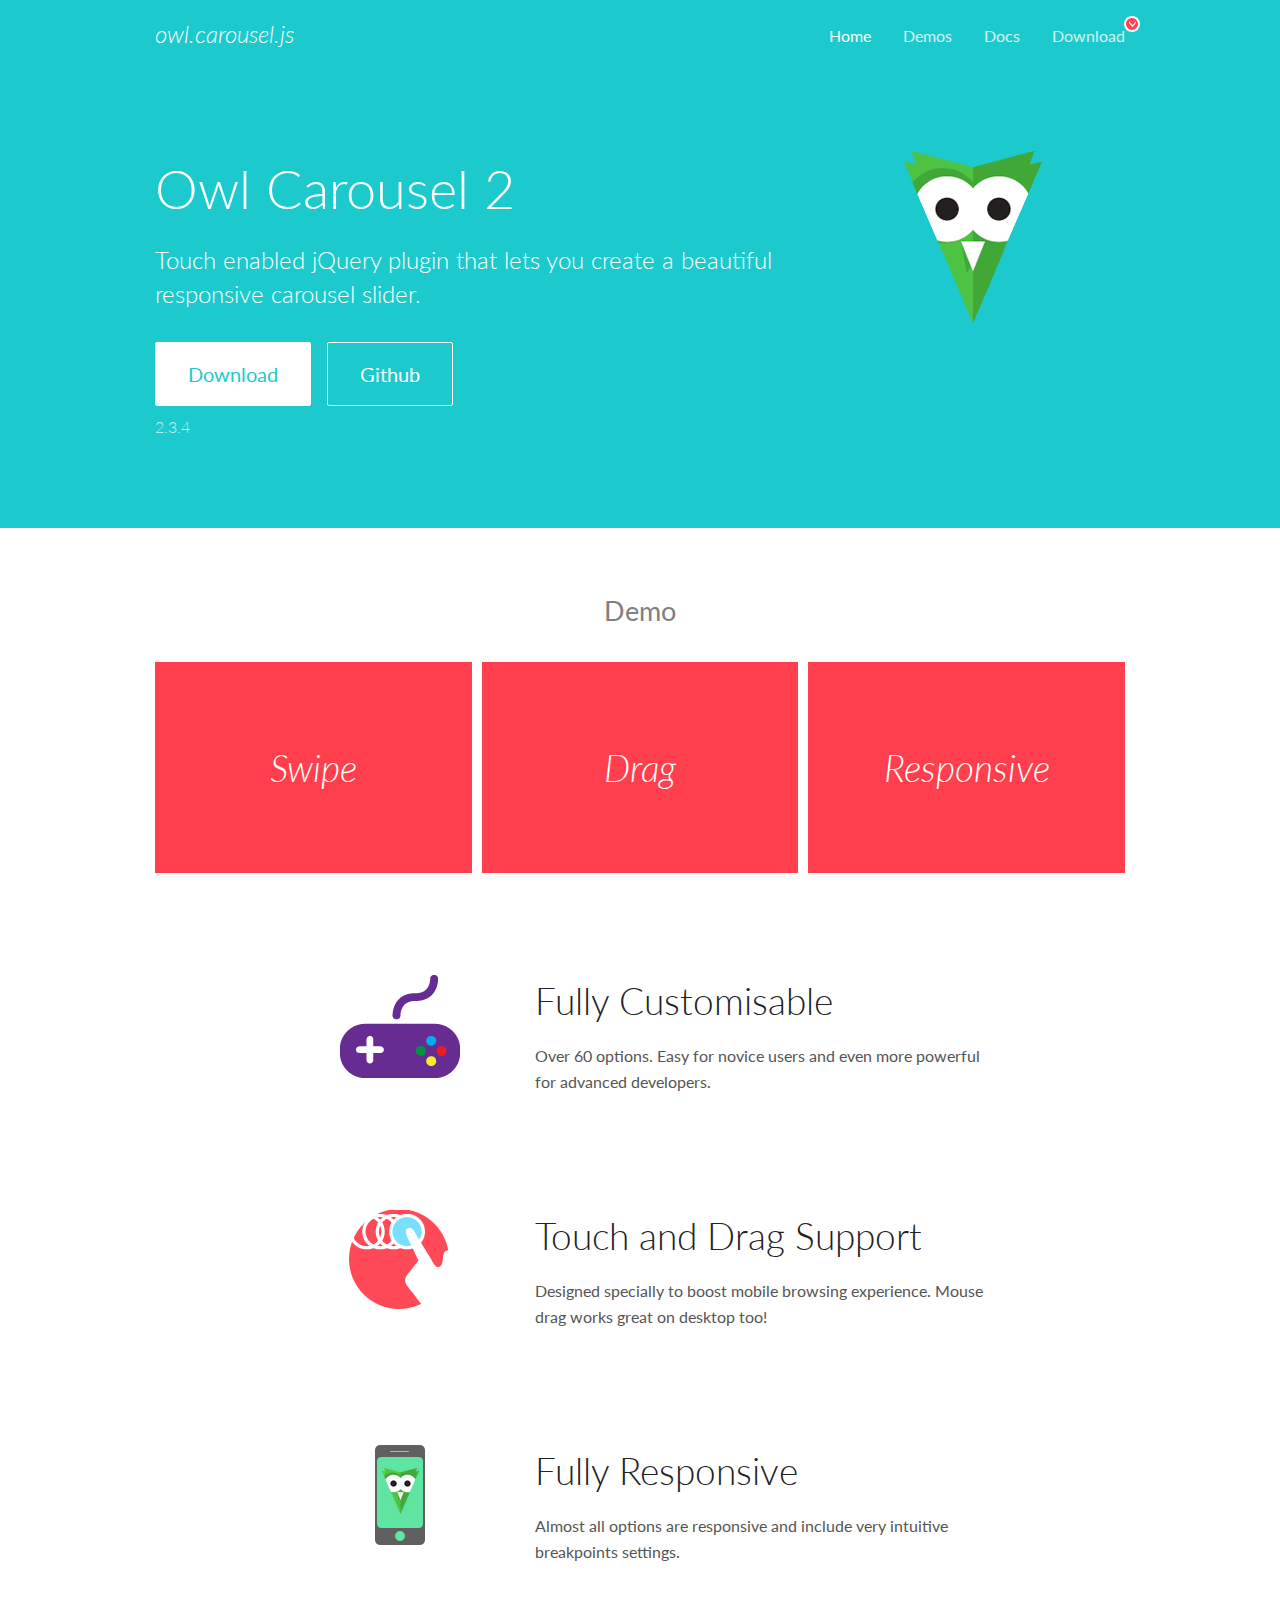
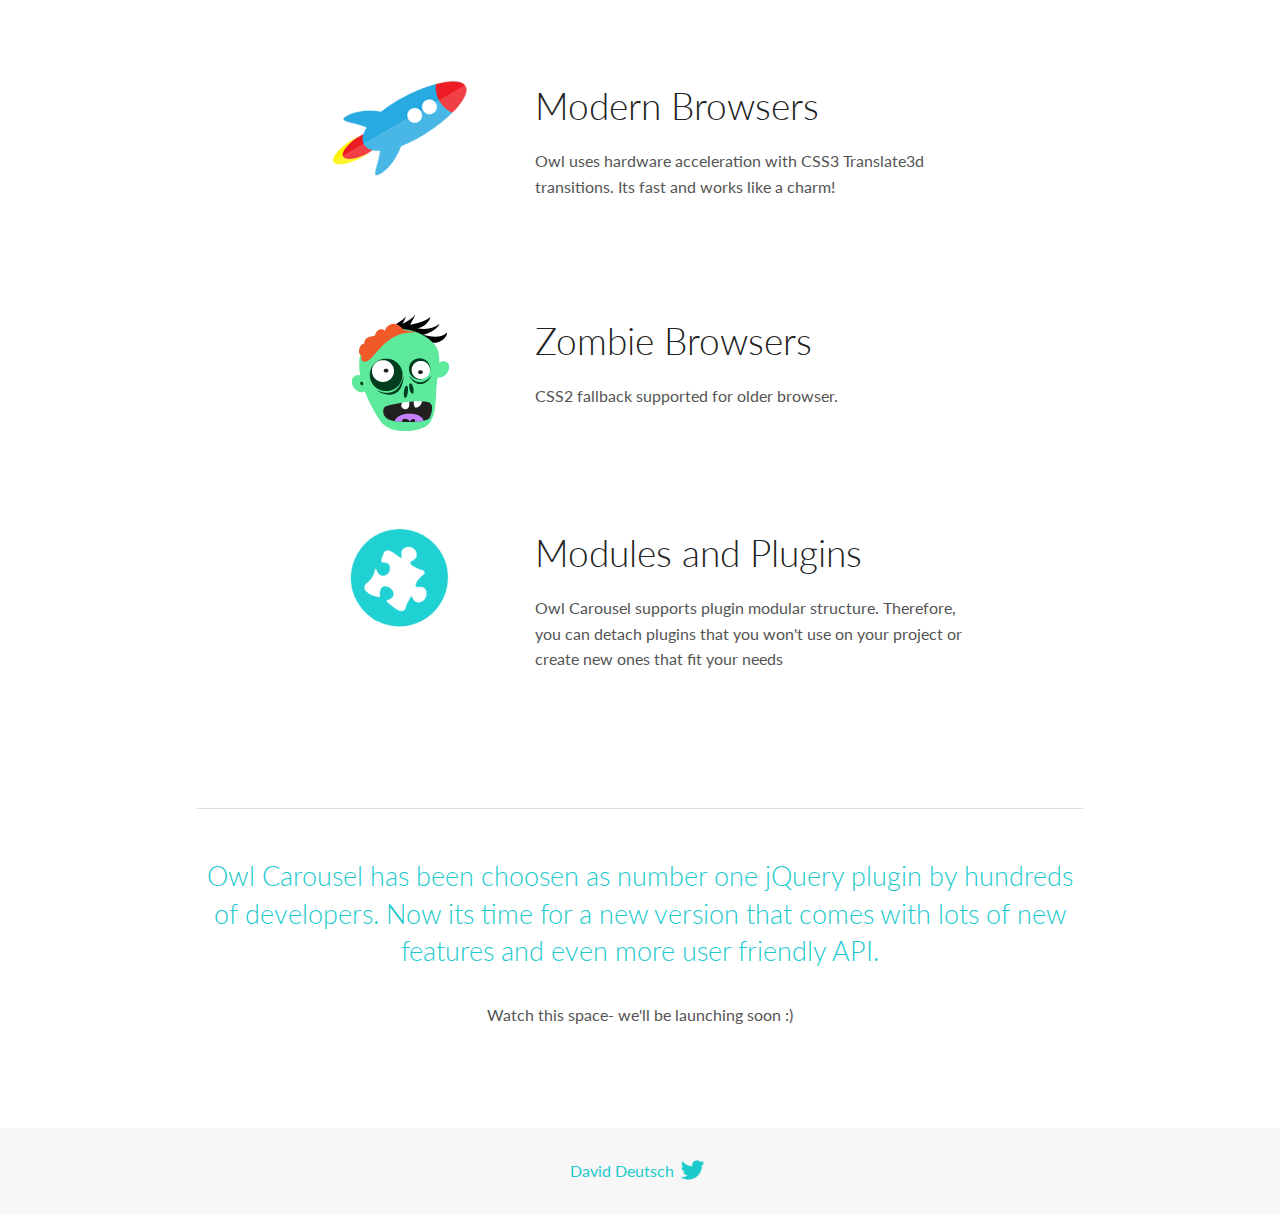
<file: owl/docs/index.html>
<!DOCTYPE html>
<html lang="en">
  <head>

    <!-- head -->
    <meta charset="utf-8">
    <meta name="msapplication-tap-highlight" content="no" />
    <meta name="viewport" content="width=device-width, initial-scale=1.0" />
    <meta name="description" content="Touch enabled jQuery plugin that lets you create beautiful responsive carousel slider.">
    <meta name="author" content="David Deutsch">
    <title>
      Home | Owl Carousel | 2.3.4
    </title>

    <!-- Stylesheets -->
    <link href='https://fonts.googleapis.com/css?family=Lato:300,400,700,400italic,300italic' rel='stylesheet' type='text/css'>
    <link rel="stylesheet" href="assets/css/docs.theme.min.css">

    <!-- Owl Stylesheets -->
    <link rel="stylesheet" href="assets/owlcarousel/assets/owl.carousel.min.css">
    <link rel="stylesheet" href="assets/owlcarousel/assets/owl.theme.default.min.css">

    <!-- HTML5 shim and Respond.js IE8 support of HTML5 elements and media queries -->

    <!--[if lt IE 9]>
      <script src="https://oss.maxcdn.com/libs/html5shiv/3.7.0/html5shiv.js"></script>
      <script src="https://oss.maxcdn.com/libs/respond.js/1.3.0/respond.min.js"></script>
    <![endif]-->

    <!-- Favicons -->
    <link rel="apple-touch-icon-precomposed" sizes="144x144" href="assets/ico/apple-touch-icon-144-precomposed.png">
    <link rel="shortcut icon" href="assets/ico/favicon.png">
    <link rel="shortcut icon" href="favicon.ico">

    <!-- Yeah i know js should not be in header. Its required for demos.-->

    <!-- javascript -->
    <script src="assets/vendors/jquery.min.js"></script>
    <script src="assets/owlcarousel/owl.carousel.js"></script>
  </head>
  <body>

    <!-- header -->
    <header class="header">
      <div class="row">
        <div class="large-12 columns">
          <div class="brand left">
            <h3>
              <a href="/OwlCarousel2/">owl.carousel.js</a> 
            </h3>
          </div>
          <a id="toggle-nav" class="right">
            <span></span> <span></span> <span></span> 
          </a> 
          <div class="nav-bar">
            <ul class="clearfix">
              <li class="active">
                <a href="/OwlCarousel2/index.html">Home</a> 
              </li>
              <li> <a href="/OwlCarousel2/demos/demos.html">Demos</a>  </li>
              <li> <a href="/OwlCarousel2/docs/started-welcome.html">Docs</a>  </li>
              <li>
                <a href="https://github.com/OwlCarousel2/OwlCarousel2/archive/2.3.4.zip">Download</a> 
                <span class="download"></span> 
              </li>
            </ul>
          </div>
        </div>
      </div>
    </header>

    <!-- home panel -->
    <section id="hero">
      <div class="row">
        <div class="large-8 medium-8 columns">
          <h1>Owl Carousel 2</h1>
          <h4>Touch enabled jQuery plugin that lets you create a beautiful responsive carousel slider.</h4>
          <a href="https://github.com/OwlCarousel2/OwlCarousel2/archive/2.3.4.zip" class="hero-button">Download</a> 
          <a href="https://github.com/OwlCarousel2/OwlCarousel2" class="hero-button outline">Github</a> 
          <p>2.3.4</p>
        </div>
        <div class="large-4 medium-4 columns">
          <img class="owl-logo" src="assets/img/owl-logo.png" alt="mr. Owl">
        </div>
      </div>
    </section>

    <!-- body -->
    <div class="home-demo">
      <div class="row">
        <div class="large-12 columns">
          <h3>Demo</h3>
          <div class="owl-carousel">
            <div class="item">
              <h2>Swipe</h2>
            </div>
            <div class="item">
              <h2>Drag</h2>
            </div>
            <div class="item">
              <h2>Responsive</h2>
            </div>
            <div class="item">
              <h2>CSS3</h2>
            </div>
            <div class="item">
              <h2>Fast</h2>
            </div>
            <div class="item">
              <h2>Easy</h2>
            </div>
            <div class="item">
              <h2>Free</h2>
            </div>
            <div class="item">
              <h2>Upgradable</h2>
            </div>
            <div class="item">
              <h2>Tons of options</h2>
            </div>
            <div class="item">
              <h2>Infinity</h2>
            </div>
            <div class="item">
              <h2>Auto Width</h2>
            </div>
          </div>
        </div>
      </div>
    </div>
    <script>
      var owl = $('.owl-carousel');
      owl.owlCarousel({
        margin: 10,
        loop: true,
        responsive: {
          0: {
            items: 1
          },
          600: {
            items: 2
          },
          1000: {
            items: 3
          }
        }
      })
    </script>

    <!-- features -->
    <div id="features">
      <div class="row">
        <div class="small-12 medium-9 small-centered columns">
          <section class="row feature">
            <div class="medium-4 small-12 columns">
              <img src="assets/img/feature-options.png" alt="">
            </div>
            <div class="medium-8 small-12 columns">
              <h2>Fully Customisable</h2>
              <p>Over 60 options. Easy for novice users and even more powerful for advanced developers.</p>
            </div>
          </section>
          <section class="row feature">
            <div class="medium-4 small-12 columns">
              <img src="assets/img/feature-drag.png" alt="">
            </div>
            <div class="medium-8 small-12 columns">
              <h2>Touch and Drag Support</h2>
              <p>Designed specially to boost mobile browsing experience. Mouse drag works great on desktop too!</p>
            </div>
          </section>
          <section class="row feature">
            <div class="medium-4 small-12 columns">
              <img src="assets/img/feature-responsive.png" alt="">
            </div>
            <div class="medium-8 small-12 columns">
              <h2>Fully Responsive</h2>
              <p>Almost all options are responsive and include very intuitive breakpoints settings.</p>
            </div>
          </section>
          <section class="row feature">
            <div class="medium-4 small-12 columns">
              <img src="assets/img/feature-modern.png" alt="">
            </div>
            <div class="medium-8 small-12 columns">
              <h2>Modern Browsers</h2>
              <p>Owl uses hardware acceleration with CSS3 Translate3d transitions. Its fast and works like a charm! </p>
            </div>
          </section>
          <section class="row feature">
            <div class="medium-4 small-12 columns">
              <img src="assets/img/feature-zombie.png" alt="">
            </div>
            <div class="medium-8 small-12 columns">
              <h2>Zombie Browsers</h2>
              <p>CSS2 fallback supported for older browser.</p>
            </div>
          </section>
          <section class="row feature">
            <div class="medium-4 small-12 columns">
              <img src="assets/img/feature-module.png" alt="">
            </div>
            <div class="medium-8 small-12 columns">
              <h2>Modules and Plugins</h2>
              <p>Owl Carousel supports plugin modular structure. Therefore, you can detach plugins that you won&#x27;t use on your project or create new ones that fit your needs</p>
            </div>
          </section>
        </div>
      </div>
    </div>

    <!-- footer -->
    <section id="teaser-text">
      <div class="row">
        <div class="small-12 medium-11 small-centered columns">
          <hr>
          <h3 id="owl-carousel-has-been-choosen-as-number-one-jquery-plugin-by-hundreds-of-developers-now-its-time-for-a-new-version-that-comes-with-lots-of-new-features-and-even-more-user-friendly-api-">Owl Carousel has been choosen as number one jQuery plugin by hundreds of developers. Now its time for a new version that comes with lots of new features and even more user friendly API.</h3>
          <p>Watch this space- we&#39;ll be launching soon :)</p>
        </div>
      </div>
    </section>

    <!-- footer -->
    <footer class="footer">
      <div class="row">
        <div class="large-12 columns">
          <h5>
            <a href="/OwlCarousel2/docs/support-contact.html">David Deutsch</a> 
            <a id="custom-tweet-button" href="https://twitter.com/share?url=https://github.com/OwlCarousel2/OwlCarousel2&text=Owl Carousel - This is so awesome! " target="_blank"></a> 
          </h5>
        </div>
      </div>
    </footer>

    <!-- vendors -->
    <script src="assets/vendors/highlight.js"></script>
    <script src="assets/js/app.js"></script>
  </body>
</html>
</file>
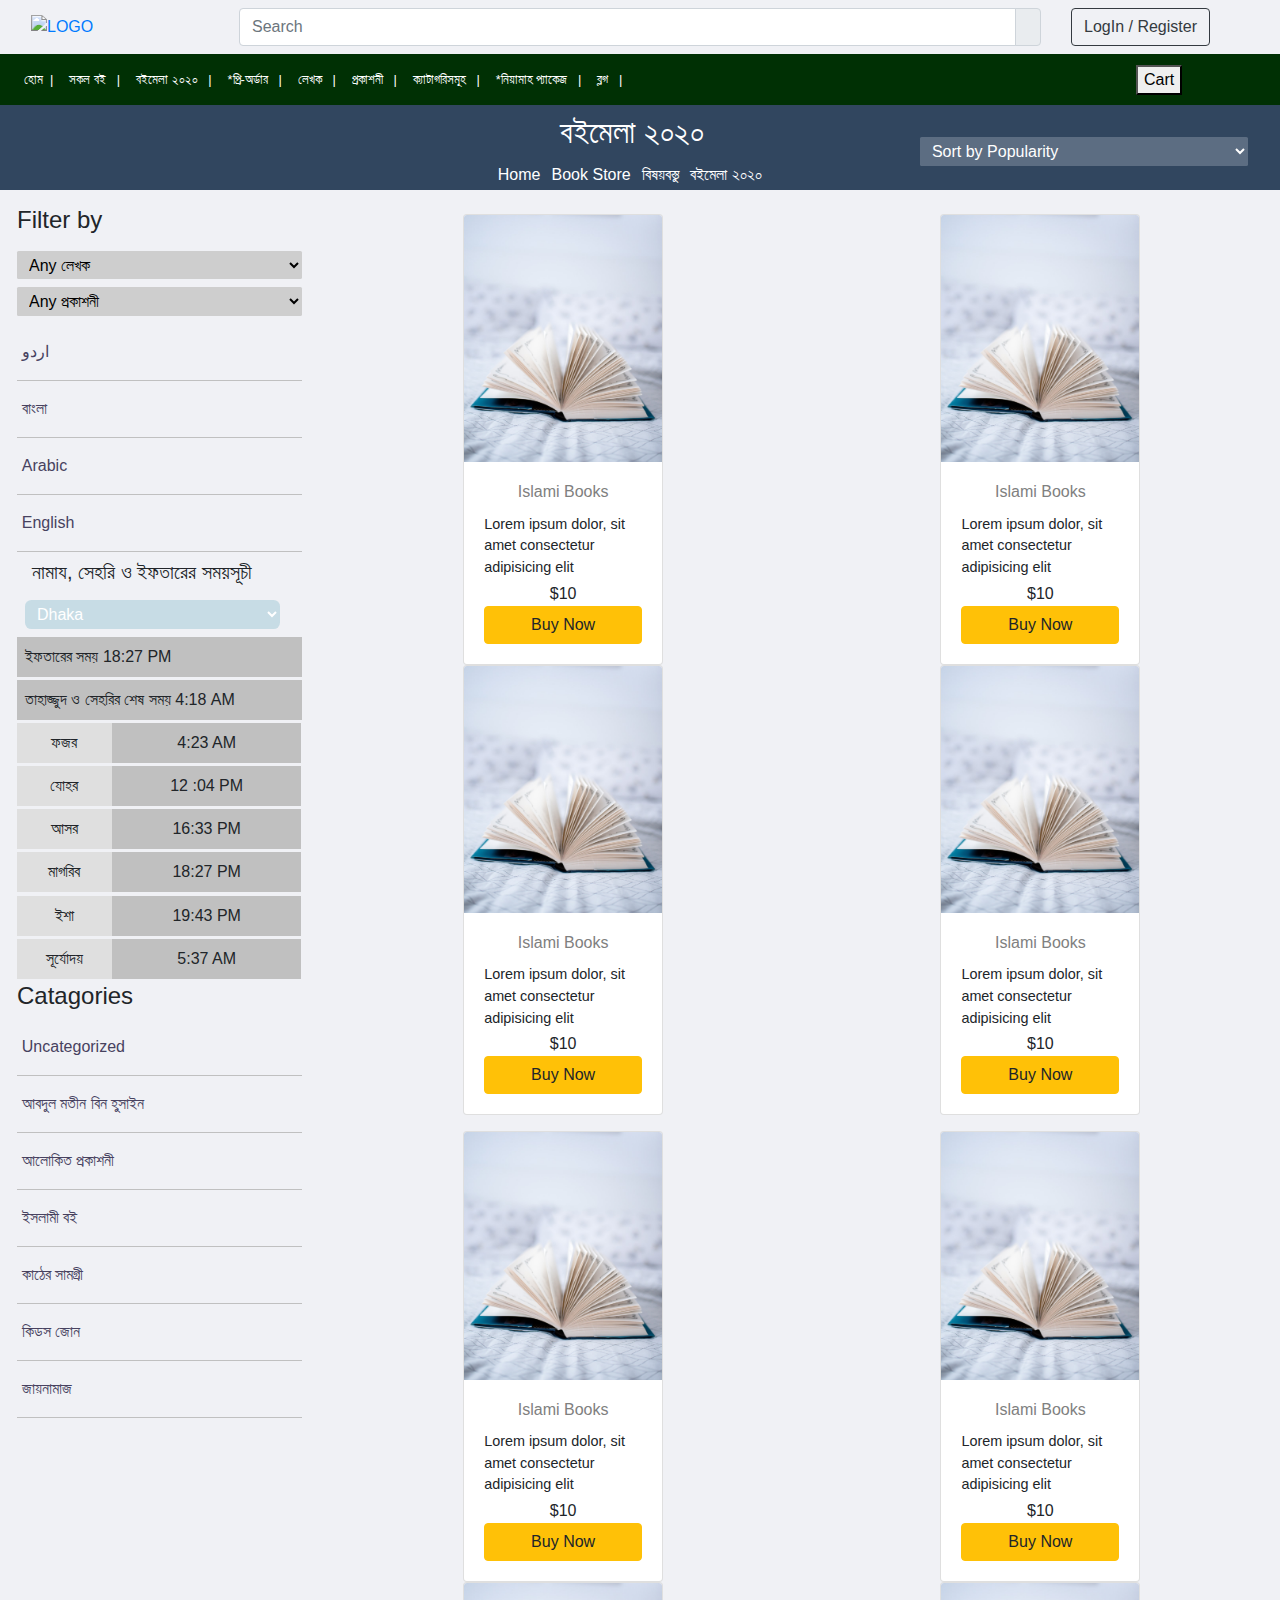
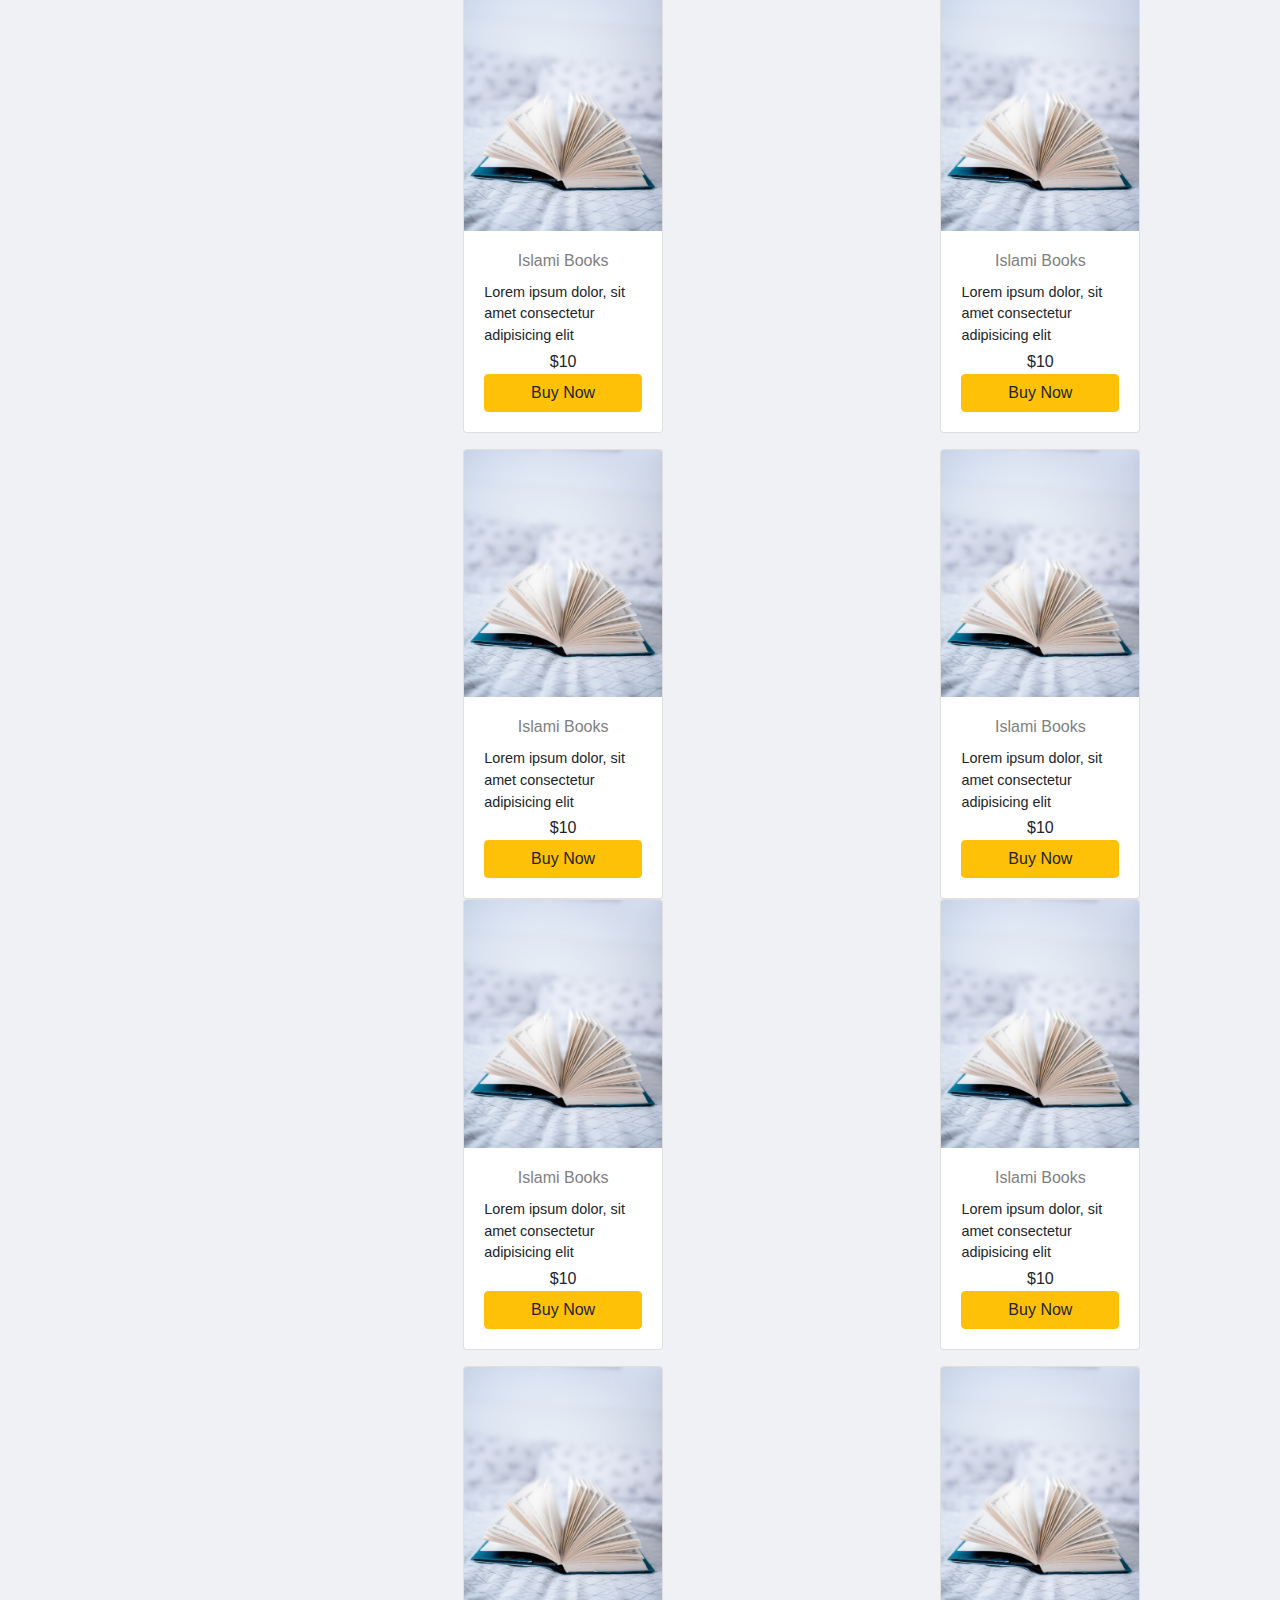
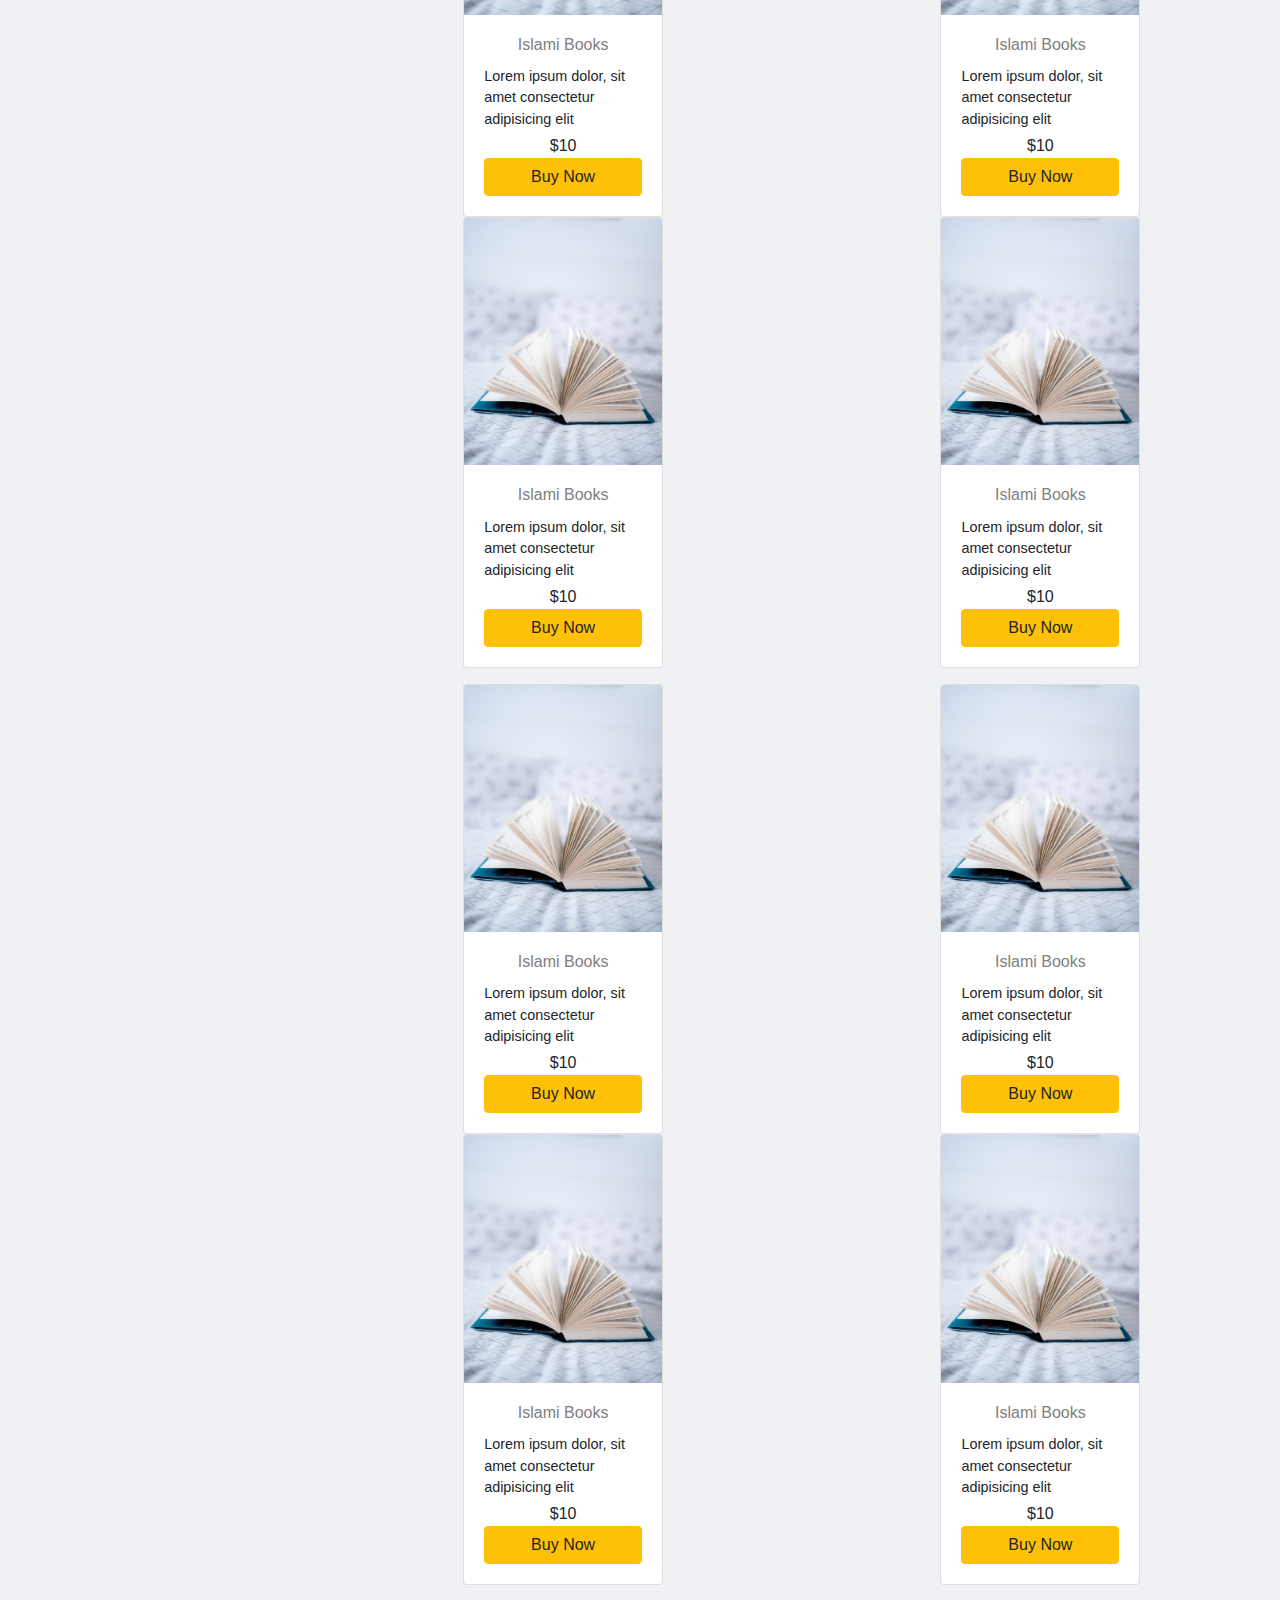
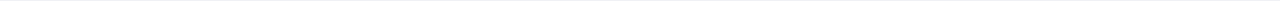
<file: Bookfair.html>
<!DOCTYPE html>
<html lang="en">
  <head>
    <meta charset="utf-8">
    <meta name="viewport" content="width=device-width, initial-scale=1, shrink-to-fit=no">

    <!-- Bootstrap CSS -->
    <link rel="stylesheet" href="https://maxcdn.bootstrapcdn.com/bootstrap/4.0.0/css/bootstrap.min.css" integrity="sha384-Gn5384xqQ1aoWXA+058RXPxPg6fy4IWvTNh0E263XmFcJlSAwiGgFAW/dAiS6JXm" crossorigin="anonymous">

    <title>Niyamah</title>

  
    <link
      rel="stylesheet"
      href="https://maxcdn.bootstrapcdn.com/bootstrap/4.5.2/css/bootstrap.min.css"
    />
    <link
      rel="stylesheet"
      href="https://pro.fontawesome.com/releases/v5.10.0/css/all.css"
      integrity="sha384-AYmEC3Yw5cVb3ZcuHtOA93w35dYTsvhLPVnYs9eStHfGJvOvKxVfELGroGkvsg+p"
      crossorigin="anonymous"
    />
    <link rel="stylesheet" type="text/css" href="./style.css" />
 
  </head>

  <body>


    <nav class="navbar navbar-dark default-color">
        <div class="col-md-2 logo-pic">
          <a id="logoId" class="" href="#"><img alt="LOGO" /></a>
        </div>
  
        <div class="col-md-8">
          <div class="input-group md-form form-sm form-2 pl-0">
              <input class="form-control my-0 py-1 lime-border" type="text" placeholder="Search" aria-label="Search">
              <div class="input-group-append">
                <span class="input-group-text lime lighten-2" id="basic-text1"><i class="fas fa-search text-grey"
                    aria-hidden="true"></i></span>
              </div>
            </div>
          </form>
        </div>
        <div class="col-md-2">
  
          <button class="btn btn-outline-dark">LogIn / Register</button>
        </div>
    </nav>

    <div class="navbar navbar-expand-lg   nav-catagory" >
 
        <button class="navbar-toggler" type="button" data-toggle="collapse" data-target="#navbarNav" aria-controls="navbarNav" aria-expanded="false" aria-label="Toggle navigation">
          <span class="navbar-toggler-icon"></span>
        </button>
    
        <div class="collapse navbar-collapse" id="navbarNav">
          <ul class="navbar-nav">
       
            <li class="nav-item">
                <a class="nav-link" href="#">হোম  &nbsp;|</a>
              </li>

            <li class="nav-item">
              <a class="nav-link" href="#">সকল বই  &nbsp; |</a>
            </li>
            <li class="nav-item">
              <a class="nav-link" href="#">বইমেলা ২০২০  &nbsp; |</a>
            </li>
            <li class="nav-item">
              <a class="nav-link " href="#">  *প্রি-অর্ডার  &nbsp; |</a>
            </li>
          
            <li class="nav-item">
                <a class="nav-link " href="#">    লেখক  &nbsp; |</a>
              </li>
              <li class="nav-item">
                <a class="nav-link " href="#">    প্রকাশনী  &nbsp; |</a>
              </li>
              <li class="nav-item">
                <a class="nav-link " href="#">     ক্যাটাগরিসমূহ  &nbsp; |</a>
              </li>
              <li class="nav-item">
                <a class="nav-link " href="#">      *নিয়ামাহ প্যাকেজ   &nbsp; |</a>
              </li>
              <li class="nav-item">
                <a class="nav-link " href="#">           ব্লগ   &nbsp; |
                </a>
              </li>
        </ul>

           <div class="navbar-nav navbar-right cart-div">
           <button class="cart-button">Cart</button>
           </div>
       


</div>
</div>
<div class=" pt-2 header-new-container w-100">

    <div class="row">
      <div class="col">
       
      </div>
      <div class="col-5 ">
       <h2 class="d-flex justify-content-center">বইমেলা ২০২০</h2>
       <div class="d-flex justify-content-center anchor-head" >

<a href=""> Home </a>
<a href="">Book Store </a>
<a href="">বিষয়বস্তু  </a>
<a href="#">বইমেলা ২০২০</a>
     
        
    </div>
      </div>
      <div class="col d-flex justify-content-center flex-column mr-3" >
      

        <select  class="header-div-select-option"aria-label="Sort by Popularity">
          <option value="Popularity">Sort by Popularity</option>
          <option value="saab">Saab</option>
          <option value="mercedes">Mercedes</option>
          <option value="audi">Audi</option>
        </select> 
      </div>
    </div>
  </div>





  <div class=" pt-2  w-100">



  <div class="row p-2">
    <div class="col-6 col-md-3 pl-4">

        <div class="writer-div-select-option selectpicker pb-2">
            <h4 class="pb-2">Filter by</h4>
            <select class="w-100" aria-label="Sort by Popularity">
                
                <option value="Popularity">Any লেখক</option>
                <option value="saab">Saab</option>
                <option value="mercedes">Mercedes</option>
                <option value="audi">Audi</option>
              </select> 

        
              
        </div>

        <div class="writer-div-select-option selectpicker pb-2">
            <select  class="w-100" aria-label="Sort by Popularity">
        
                <option value="Popularity">Any প্রকাশনী</option>
                <option value="saab">Saab</option>
                <option value="mercedes">Mercedes</option>
                <option value="audi">Audi</option>
              </select> 
    

        </div>
        <div class="writer-div-1 d-flex flex-column pb-2">

<a href="#">اردو</a>

<a href="#">বাংলা</a>

<a href="#">Arabic</a>

<a href="#">English</a>
        </div>

        <div class="writer-div">
            <div class="col-sm">
                <h5>নামায, সেহরি ও ইফতারের সময়সূচী</h5>
         
                <div class="row">
                    <div class="col-6 p-2 col-md-12 ">
                        <select  class="footer-select-option"aria-label="Sort by Popularity">
                          <option value="Popularity">Dhaka</option>
                          <option value="saab">Saab</option>
                          <option value="mercedes">Mercedes</option>
                          <option value="audi">Audi</option>
                        </select> 
                        </div>
                 <div class="col-6 p-2 footer-first-content col-md-12 ">ইফতারের সময় 18:27 PM</div>
                 <div class="col-6 p-2 footer-first-content col-md-12 "> তাহাজ্জুদ ও সেহরির শেষ সময় 4:18 AM</div>
                
                 <div class="col-6 p-2 footer-first-content col-md-4 d-flex justify-content-center foot-left">ফজর</div>
                 <div class="col-12 p-2 footer-first-content col-md-8 d-flex justify-content-center ">4:23 AM</div>
         
                 <div class="col-6 p-2 footer-first-content col-md-4 d-flex justify-content-center foot-left">যোহর</div>
                 <div class="col-12 p-2 footer-first-content col-md-8 d-flex justify-content-center"> 12 :04 PM</div>
         
                 <div class="col-6 p-2 footer-first-content col-md-4 d-flex justify-content-center foot-left">   আসর</div>
                 <div class="col-12 p-2 footer-first-content col-md-8 d-flex justify-content-center">  16:33 PM</div>
         
                 <div class="col-6 p-2 footer-first-content col-md-4 d-flex justify-content-center foot-left">       মাগরিব</div>
                 <div class="col-12 p-2 footer-first-content col-md-8 d-flex justify-content-center"> 18:27 PM</div>
                 <div class="col-6 p-2 footer-first-content col-md-4 d-flex justify-content-center foot-left">          ইশা</div>
                 <div class="col-12 p-2 footer-first-content col-md-8 d-flex justify-content-center"> 
                     19:43 PM</div>
                 <div class="col-6 p-2 footer-first-content col-md-4 d-flex justify-content-center foot-left">       সূর্যোদয়</div>
                 <div class="col-12 p-2 footer-first-content col-md-8 d-flex justify-content-center">  5:37 AM</div>
             
          
            
             
                 </div>
                
                
                
                
         
               
         
               </div>
            
        </div>


        <div class="writer-div-3 d-flex flex-column pb-2">
<h4>Catagories</h4>
            <ul>
                <li><a href="#
                    ">     Uncategorized</a></li>
                <li><a href="#">আবদুল মতীন বিন হুসাইন</a></li>
                <li><a href="#">আলোকিত প্রকাশনী</a></li>
                <li><a href="#">ইসলামী বই</a></li>
                <li><a href="#">কাঠের সামগ্রী</a></li>
                <li>
                
                    <div class="panel-group">
                        <div class="panel panel-default">
                          <div class="panel-heading">
                          
                              <a data-toggle="collapse" href="#collapse1">কিডস জোন</a>
                         
                          </div>
                          <div id="collapse1" class="panel-collapse collapse">
                            <ul class="list-group">
                              <li class="list-group-item">One</li>
                              <li class="list-group-item">Two</li>
                              <li class="list-group-item">Three</li>
                            </ul>
                            <div class="panel-footer">Footer</div>
                          </div>
                        </div>
                      </div> 
                
                </li>

                <li><a href="#">জায়নামাজ</a></li>
            </ul>
       
                    </div>



                 


    </div>
    <div class="col-12 col-md-9"> 
        <div class="container p-2">
            <div class="row">
              <div class="col">
                <div class="container">
                    <div class="row">
                      <div class="col">
                        <div class="card" style="width: 200px; margin: auto;">
                            <img src="./book.png" class="card-img-top" />
                            <div class="card-body d-flex justify-content-center flex-column">
                              <h4 class="card-title book-title-new d-flex justify-content-center">
                                Islami Books
                              </h4>
                              <div class="card-paragragh d-flex justify-content-center">
                                Lorem ipsum dolor, sit amet consectetur adipisicing elit
                              </div>
                              <span class="card-price d-flex justify-content-center">$10</span>
                              <button
                                type="button"
                                class="btn btn-warning d-flex justify-content-center"
                              >
                                Buy Now
                              </button>
                            </div>
                          </div>
                      </div>
                      <div class="col">
                        <div class="card" style="width: 200px; margin: auto;">
                            <img src="./book.png" class="card-img-top" />
                            <div class="card-body d-flex justify-content-center flex-column">
                              <h4 class="card-title book-title-new d-flex justify-content-center">
                                Islami Books
                              </h4>
                              <div class="card-paragragh d-flex justify-content-center">
                                Lorem ipsum dolor, sit amet consectetur adipisicing elit
                              </div>
                              <span class="card-price d-flex justify-content-center">$10</span>
                              <button
                                type="button"
                                class="btn btn-warning d-flex justify-content-center"
                              >
                                Buy Now
                              </button>
                            </div>
                          </div>
                      </div>
                    </div>
                    </div>
              </div>
              <div class="col">
                <div class="container">
                    <div class="row">
                      <div class="col">
                        <div class="card" style="width: 200px; margin: auto;">
                            <img src="./book.png" class="card-img-top" />
                            <div class="card-body d-flex justify-content-center flex-column">
                              <h4 class="card-title book-title-new d-flex justify-content-center">
                                Islami Books
                              </h4>
                              <div class="card-paragragh d-flex justify-content-center">
                                Lorem ipsum dolor, sit amet consectetur adipisicing elit
                              </div>
                              <span class="card-price d-flex justify-content-center">$10</span>
                              <button
                                type="button"
                                class="btn btn-warning d-flex justify-content-center"
                              >
                                Buy Now
                              </button>
                            </div>
                          </div>
                      </div>
                      <div class="col">
                        <div class="card" style="width: 200px; margin: auto;">
                            <img src="./book.png" class="card-img-top" />
                            <div class="card-body d-flex justify-content-center flex-column">
                              <h4 class="card-title book-title-new d-flex justify-content-center">
                                Islami Books
                              </h4>
                              <div class="card-paragragh d-flex justify-content-center">
                                Lorem ipsum dolor, sit amet consectetur adipisicing elit
                              </div>
                              <span class="card-price d-flex justify-content-center">$10</span>
                              <button
                                type="button"
                                class="btn btn-warning d-flex justify-content-center"
                              >
                                Buy Now
                              </button>
                            </div>
                          </div>
                      </div>
                    </div>
                    </div>
              </div>
            </div>
        </div>
        <div class="container p-2">
            <div class="row">
              <div class="col">
                <div class="container">
                    <div class="row">
                      <div class="col">
                        <div class="card" style="width: 200px; margin: auto;">
                            <img src="./book.png" class="card-img-top" />
                            <div class="card-body d-flex justify-content-center flex-column">
                              <h4 class="card-title book-title-new d-flex justify-content-center">
                                Islami Books
                              </h4>
                              <div class="card-paragragh d-flex justify-content-center">
                                Lorem ipsum dolor, sit amet consectetur adipisicing elit
                              </div>
                              <span class="card-price d-flex justify-content-center">$10</span>
                              <button
                                type="button"
                                class="btn btn-warning d-flex justify-content-center"
                              >
                                Buy Now
                              </button>
                            </div>
                          </div>
                      </div>
                      <div class="col">
                        <div class="card" style="width: 200px; margin: auto;">
                            <img src="./book.png" class="card-img-top" />
                            <div class="card-body d-flex justify-content-center flex-column">
                              <h4 class="card-title book-title-new d-flex justify-content-center">
                                Islami Books
                              </h4>
                              <div class="card-paragragh d-flex justify-content-center">
                                Lorem ipsum dolor, sit amet consectetur adipisicing elit
                              </div>
                              <span class="card-price d-flex justify-content-center">$10</span>
                              <button
                                type="button"
                                class="btn btn-warning d-flex justify-content-center"
                              >
                                Buy Now
                              </button>
                            </div>
                          </div>
                      </div>
                    </div>
                    </div>
              </div>
              <div class="col">
                <div class="container">
                    <div class="row">
                      <div class="col">
                        <div class="card" style="width: 200px; margin: auto;">
                            <img src="./book.png" class="card-img-top" />
                            <div class="card-body d-flex justify-content-center flex-column">
                              <h4 class="card-title book-title-new d-flex justify-content-center">
                                Islami Books
                              </h4>
                              <div class="card-paragragh d-flex justify-content-center">
                                Lorem ipsum dolor, sit amet consectetur adipisicing elit
                              </div>
                              <span class="card-price d-flex justify-content-center">$10</span>
                              <button
                                type="button"
                                class="btn btn-warning d-flex justify-content-center"
                              >
                                Buy Now
                              </button>
                            </div>
                          </div>
                      </div>
                      <div class="col">
                        <div class="card" style="width: 200px; margin: auto;">
                            <img src="./book.png" class="card-img-top" />
                            <div class="card-body d-flex justify-content-center flex-column">
                              <h4 class="card-title book-title-new d-flex justify-content-center">
                                Islami Books
                              </h4>
                              <div class="card-paragragh d-flex justify-content-center">
                                Lorem ipsum dolor, sit amet consectetur adipisicing elit
                              </div>
                              <span class="card-price d-flex justify-content-center">$10</span>
                              <button
                                type="button"
                                class="btn btn-warning d-flex justify-content-center"
                              >
                                Buy Now
                              </button>
                            </div>
                          </div>
                      </div>
                    </div>
                    </div>
              </div>
            </div>
        </div>
        <div class="container p-2">
            <div class="row">
              <div class="col">
                <div class="container">
                    <div class="row">
                      <div class="col">
                        <div class="card" style="width: 200px; margin: auto;">
                            <img src="./book.png" class="card-img-top" />
                            <div class="card-body d-flex justify-content-center flex-column">
                              <h4 class="card-title book-title-new d-flex justify-content-center">
                                Islami Books
                              </h4>
                              <div class="card-paragragh d-flex justify-content-center">
                                Lorem ipsum dolor, sit amet consectetur adipisicing elit
                              </div>
                              <span class="card-price d-flex justify-content-center">$10</span>
                              <button
                                type="button"
                                class="btn btn-warning d-flex justify-content-center"
                              >
                                Buy Now
                              </button>
                            </div>
                          </div>
                      </div>
                      <div class="col">
                        <div class="card" style="width: 200px; margin: auto;">
                            <img src="./book.png" class="card-img-top" />
                            <div class="card-body d-flex justify-content-center flex-column">
                              <h4 class="card-title book-title-new d-flex justify-content-center">
                                Islami Books
                              </h4>
                              <div class="card-paragragh d-flex justify-content-center">
                                Lorem ipsum dolor, sit amet consectetur adipisicing elit
                              </div>
                              <span class="card-price d-flex justify-content-center">$10</span>
                              <button
                                type="button"
                                class="btn btn-warning d-flex justify-content-center"
                              >
                                Buy Now
                              </button>
                            </div>
                          </div>
                      </div>
                    </div>
                    </div>
              </div>
              <div class="col">
                <div class="container">
                    <div class="row">
                      <div class="col">
                        <div class="card" style="width: 200px; margin: auto;">
                            <img src="./book.png" class="card-img-top" />
                            <div class="card-body d-flex justify-content-center flex-column">
                              <h4 class="card-title book-title-new d-flex justify-content-center">
                                Islami Books
                              </h4>
                              <div class="card-paragragh d-flex justify-content-center">
                                Lorem ipsum dolor, sit amet consectetur adipisicing elit
                              </div>
                              <span class="card-price d-flex justify-content-center">$10</span>
                              <button
                                type="button"
                                class="btn btn-warning d-flex justify-content-center"
                              >
                                Buy Now
                              </button>
                            </div>
                          </div>
                      </div>
                      <div class="col">
                        <div class="card" style="width: 200px; margin: auto;">
                            <img src="./book.png" class="card-img-top" />
                            <div class="card-body d-flex justify-content-center flex-column">
                              <h4 class="card-title book-title-new d-flex justify-content-center">
                                Islami Books
                              </h4>
                              <div class="card-paragragh d-flex justify-content-center">
                                Lorem ipsum dolor, sit amet consectetur adipisicing elit
                              </div>
                              <span class="card-price d-flex justify-content-center">$10</span>
                              <button
                                type="button"
                                class="btn btn-warning d-flex justify-content-center"
                              >
                                Buy Now
                              </button>
                            </div>
                          </div>
                      </div>
                    </div>
                    </div>
              </div>
            </div>
        </div>

        <div class="container p-2">
            <div class="row">
              <div class="col">
                <div class="container">
                    <div class="row">
                      <div class="col">
                        <div class="card" style="width: 200px; margin: auto;">
                            <img src="./book.png" class="card-img-top" />
                            <div class="card-body d-flex justify-content-center flex-column">
                              <h4 class="card-title book-title-new d-flex justify-content-center">
                                Islami Books
                              </h4>
                              <div class="card-paragragh d-flex justify-content-center">
                                Lorem ipsum dolor, sit amet consectetur adipisicing elit
                              </div>
                              <span class="card-price d-flex justify-content-center">$10</span>
                              <button
                                type="button"
                                class="btn btn-warning d-flex justify-content-center"
                              >
                                Buy Now
                              </button>
                            </div>
                          </div>
                      </div>
                      <div class="col">
                        <div class="card" style="width: 200px; margin: auto;">
                            <img src="./book.png" class="card-img-top" />
                            <div class="card-body d-flex justify-content-center flex-column">
                              <h4 class="card-title book-title-new d-flex justify-content-center">
                                Islami Books
                              </h4>
                              <div class="card-paragragh d-flex justify-content-center">
                                Lorem ipsum dolor, sit amet consectetur adipisicing elit
                              </div>
                              <span class="card-price d-flex justify-content-center">$10</span>
                              <button
                                type="button"
                                class="btn btn-warning d-flex justify-content-center"
                              >
                                Buy Now
                              </button>
                            </div>
                          </div>
                      </div>
                    </div>
                    </div>
              </div>
              <div class="col">
                <div class="container">
                    <div class="row">
                      <div class="col">
                        <div class="card" style="width: 200px; margin: auto;">
                            <img src="./book.png" class="card-img-top" />
                            <div class="card-body d-flex justify-content-center flex-column">
                              <h4 class="card-title book-title-new d-flex justify-content-center">
                                Islami Books
                              </h4>
                              <div class="card-paragragh d-flex justify-content-center">
                                Lorem ipsum dolor, sit amet consectetur adipisicing elit
                              </div>
                              <span class="card-price d-flex justify-content-center">$10</span>
                              <button
                                type="button"
                                class="btn btn-warning d-flex justify-content-center"
                              >
                                Buy Now
                              </button>
                            </div>
                          </div>
                      </div>
                      <div class="col">
                        <div class="card" style="width: 200px; margin: auto;">
                            <img src="./book.png" class="card-img-top" />
                            <div class="card-body d-flex justify-content-center flex-column">
                              <h4 class="card-title book-title-new d-flex justify-content-center">
                                Islami Books
                              </h4>
                              <div class="card-paragragh d-flex justify-content-center">
                                Lorem ipsum dolor, sit amet consectetur adipisicing elit
                              </div>
                              <span class="card-price d-flex justify-content-center">$10</span>
                              <button
                                type="button"
                                class="btn btn-warning d-flex justify-content-center"
                              >
                                Buy Now
                              </button>
                            </div>
                          </div>
                      </div>
                    </div>
                    </div>
              </div>
            </div>
        </div>

        <div class="container p-2">
            <div class="row">
              <div class="col">
                <div class="container">
                    <div class="row">
                      <div class="col">
                        <div class="card" style="width: 200px; margin: auto;">
                            <img src="./book.png" class="card-img-top" />
                            <div class="card-body d-flex justify-content-center flex-column">
                              <h4 class="card-title book-title-new d-flex justify-content-center">
                                Islami Books
                              </h4>
                              <div class="card-paragragh d-flex justify-content-center">
                                Lorem ipsum dolor, sit amet consectetur adipisicing elit
                              </div>
                              <span class="card-price d-flex justify-content-center">$10</span>
                              <button
                                type="button"
                                class="btn btn-warning d-flex justify-content-center"
                              >
                                Buy Now
                              </button>
                            </div>
                          </div>
                      </div>
                      <div class="col">
                        <div class="card" style="width: 200px; margin: auto;">
                            <img src="./book.png" class="card-img-top" />
                            <div class="card-body d-flex justify-content-center flex-column">
                              <h4 class="card-title book-title-new d-flex justify-content-center">
                                Islami Books
                              </h4>
                              <div class="card-paragragh d-flex justify-content-center">
                                Lorem ipsum dolor, sit amet consectetur adipisicing elit
                              </div>
                              <span class="card-price d-flex justify-content-center">$10</span>
                              <button
                                type="button"
                                class="btn btn-warning d-flex justify-content-center"
                              >
                                Buy Now
                              </button>
                            </div>
                          </div>
                      </div>
                    </div>
                    </div>
              </div>
              <div class="col">
                <div class="container">
                    <div class="row">
                      <div class="col">
                        <div class="card" style="width: 200px; margin: auto;">
                            <img src="./book.png" class="card-img-top" />
                            <div class="card-body d-flex justify-content-center flex-column">
                              <h4 class="card-title book-title-new d-flex justify-content-center">
                                Islami Books
                              </h4>
                              <div class="card-paragragh d-flex justify-content-center">
                                Lorem ipsum dolor, sit amet consectetur adipisicing elit
                              </div>
                              <span class="card-price d-flex justify-content-center">$10</span>
                              <button
                                type="button"
                                class="btn btn-warning d-flex justify-content-center"
                              >
                                Buy Now
                              </button>
                            </div>
                          </div>
                      </div>
                      <div class="col">
                        <div class="card" style="width: 200px; margin: auto;">
                            <img src="./book.png" class="card-img-top" />
                            <div class="card-body d-flex justify-content-center flex-column">
                              <h4 class="card-title book-title-new d-flex justify-content-center">
                                Islami Books
                              </h4>
                              <div class="card-paragragh d-flex justify-content-center">
                                Lorem ipsum dolor, sit amet consectetur adipisicing elit
                              </div>
                              <span class="card-price d-flex justify-content-center">$10</span>
                              <button
                                type="button"
                                class="btn btn-warning d-flex justify-content-center"
                              >
                                Buy Now
                              </button>
                            </div>
                          </div>
                      </div>
                    </div>
                    </div>
              </div>
            </div>
        </div>
    </div>
    
  </div>
</div>  


</body>
<script src="https://code.jquery.com/jquery-3.2.1.slim.min.js" integrity="sha384-KJ3o2DKtIkvYIK3UENzmM7KCkRr/rE9/Qpg6aAZGJwFDMVNA/GpGFF93hXpG5KkN" crossorigin="anonymous"></script>
<script src="https://cdnjs.cloudflare.com/ajax/libs/popper.js/1.12.9/umd/popper.min.js" integrity="sha384-ApNbgh9B+Y1QKtv3Rn7W3mgPxhU9K/ScQsAP7hUibX39j7fakFPskvXusvfa0b4Q" crossorigin="anonymous"></script>
<script src="https://maxcdn.bootstrapcdn.com/bootstrap/4.0.0/js/bootstrap.min.js" integrity="sha384-JZR6Spejh4U02d8jOt6vLEHfe/JQGiRRSQQxSfFWpi1MquVdAyjUar5+76PVCmYl" crossorigin="anonymous"></script>
<script>

$('.carousel').carousel()
</script>
</html>
</file>
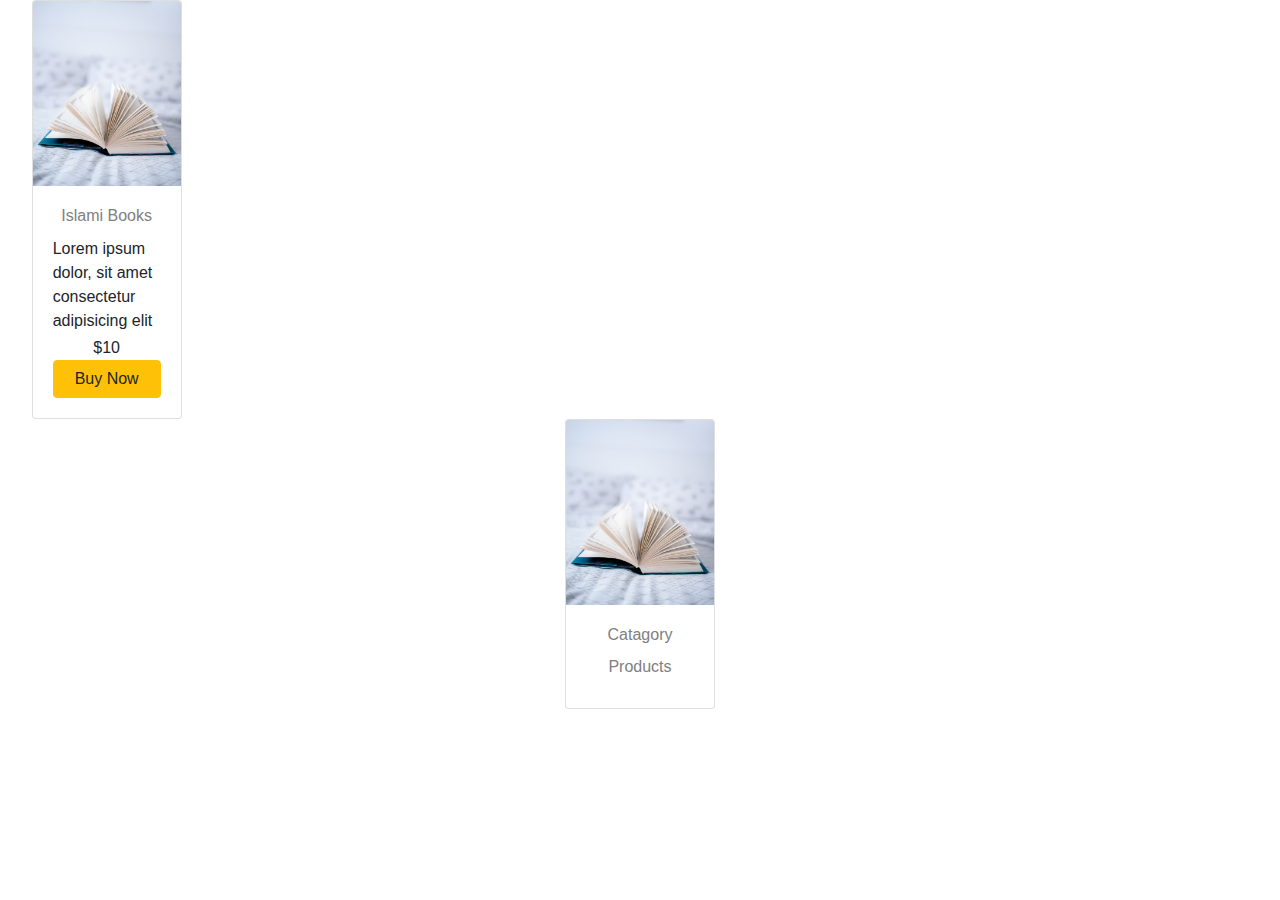
<file: cards.html>
<!DOCTYPE html>
<html>
  <head>
    <title>Cards in Carousel</title>
    <meta charset="utf-8" />
    <meta name="viewport" content="width=device-width, initial-scale=1" />
    <link
      rel="stylesheet"
      href="https://maxcdn.bootstrapcdn.com/bootstrap/4.1.0/css/bootstrap.min.css"
    />
    <script src="https://ajax.googleapis.com/ajax/libs/jquery/3.3.1/jquery.min.js"></script>
    <script src="https://cdnjs.cloudflare.com/ajax/libs/popper.js/1.14.0/umd/popper.min.js"></script>
    <script src="https://maxcdn.bootstrapcdn.com/bootstrap/4.1.0/js/bootstrap.min.js"></script>

    <style>
      .book-title-new {
        color: grey;
        font-size: 1rem;
      }
      .card-paragragh {
        font-size: 1rem;
        padding-bottom: 0.2rem;
      }
    </style>
  </head>

  <body>
    <!--
  <div class="container-fluid">
      <div class="row">
        <div class="col-sm-12">
          <div id="inam" class="carousel slide" data-ride="carousel">
            <div class="carousel-inner">
              <div class="carousel-item active">
                <div class="container">
                  <div class="row">
                    <div class="col-sm-12 col-lg-2">
                      <div class="card" style="width: 150px; margin: auto;">
                        <img src="images/a.jpg" class="card-img-top" />
                        <div class="card-body">
                          <h4 class="card-title">
                            Islami Books
                          </h4>

                          <button type="button" class="btn btn-warning">
                            Buy Now
                          </button>
                        </div>
                      </div>
                    </div>

                    <div class="col-sm-12 col-lg-2">
                      <div class="card" style="width: 150px;">
                        <img src="images/b.jpg" class="card-img-top" />
                        <div class="card-body">
                          <h4 class="card-title">
                            Islami Books
                          </h4>

                          <button type="button" class="btn btn-warning">
                            Buy Now
                          </button>
                        </div>
                      </div>
                    </div>
                    <div class="col-sm-12 col-lg-2">
                      <div class="card" style="width: 150px;">
                        <img src="images/c.jpg" class="card-img-top" />
                        <div class="card-body">
                          <h4 class="card-title">
                            Islami Books
                          </h4>

                          <button type="button" class="btn btn-warning">
                            Buy Now
                          </button>
                        </div>
                      </div>
                    </div>

                    <div class="col-sm-12 col-lg-2">
                      <div class="card" style="width: 150px; margin: auto;">
                        <img src="images/d.jpg" class="card-img-top" />
                        <div class="card-body">
                          <h4 class="card-title">
                            Islami Books
                          </h4>

                          <button type="button" class="btn btn-warning">
                            Buy Now
                          </button>
                        </div>
                      </div>
                    </div>
                    <div class="col-sm-12 col-lg-2">
                      <div class="card" style="width: 150px; margin: auto;">
                        <img src="images/d.jpg" class="card-img-top" />
                        <div class="card-body">
                          <h4 class="card-title">
                            Islami Books
                          </h4>

                          <button type="button" class="btn btn-warning">
                            Buy Now
                          </button>
                        </div>
                      </div>
                    </div>
                    <div class="col-sm-12 col-lg-2">
                      <div class="card" style="width: 150px; margin: auto;">
                        <img src="images/d.jpg" class="card-img-top" />
                        <div class="card-body">
                          <h4 class="card-title">
                            Islami Books
                          </h4>

                          <button type="button" class="btn btn-warning">
                            Buy Now
                          </button>
                        </div>
                      </div>
                    </div>
                  </div>
                </div>
              </div>
              <div class="carousel-item">
                <div class="container">
                  <div class="row">
                    <div class="col-sm-12 col-lg-2">
                      <div class="card" style="width: 150px; margin: auto;">
                        <img src="images/d.jpg" class="card-img-top" />
                        <div class="card-body">
                          <h4 class="card-title">
                            Islami Books
                          </h4>

                          <button type="button" class="btn btn-warning">
                            Buy Now
                          </button>
                        </div>
                      </div>
                    </div>
                    <div class="col-sm-12 col-lg-2">
                      <div class="card" style="width: 150px; margin: auto;">
                        <img src="images/d.jpg" class="card-img-top" />
                        <div class="card-body">
                          <h4 class="card-title">
                            Islami Books
                          </h4>

                          <button type="button" class="btn btn-warning">
                            Buy Now
                          </button>
                        </div>
                      </div>
                    </div>
                    <div class="col-sm-12 col-lg-2">
                      <div class="card" style="width: 150px; margin: auto;">
                        <img src="images/d.jpg" class="card-img-top" />
                        <div class="card-body">
                          <h4 class="card-title">
                            Islami Books
                          </h4>

                          <button type="button" class="btn btn-warning">
                            Buy Now
                          </button>
                        </div>
                      </div>
                    </div>
                    <div class="col-sm-12 col-lg-2">
                      <div class="card" style="width: 150px; margin: auto;">
                        <img src="images/d.jpg" class="card-img-top" />
                        <div class="card-body">
                          <h4 class="card-title">
                            Islami Books
                          </h4>

                          <button type="button" class="btn btn-warning">
                            Buy Now
                          </button>
                        </div>
                      </div>
                    </div>
                    <div class="col-sm-12 col-lg-2">
                      <div class="card" style="width: 150px;">
                        <img src="images/e.jpg" class="card-img-top" />
                        <div class="card-body">
                          <h4 class="card-title">
                            Islami Books
                          </h4>

                          <button type="button" class="btn btn-warning">
                            Buy Now
                          </button>
                        </div>
                      </div>
                    </div>
                    <div class="col-sm-12 col-lg-2">
                      <div class="card" style="width: 150px;">
                        <img src="images/f.jpg" class="card-img-top" />
                        <div class="card-body">
                          <h4 class="card-title">
                            Islami Books
                          </h4>

                          <button type="button" class="btn btn-warning">
                            Buy Now
                          </button>
                        </div>
                      </div>
                    </div>
                  </div>
                </div>
              </div>
            </div>
            <a href="#inam" class="carousel-control-prev" data-slide="prev">
              <span class="carousel-control-prev-icon"></span>
            </a>
            <a href="#inam" class="carousel-control-next" data-slide="next">
              <span class="carousel-control-next-icon"></span>
            </a>
          </div>
        </div>
      </div>
    </div>
  -->

    <div class="col-sm-12 col-lg-2">
      <div class="card" style="width: 150px; margin: auto;">
        <img src="./book.png" class="card-img-top" />
        <div class="card-body d-flex justify-content-center flex-column">
          <h4 class="card-title book-title-new d-flex justify-content-center">
            Islami Books
          </h4>
          <div class="card-paragragh d-flex justify-content-center">
            Lorem ipsum dolor, sit amet consectetur adipisicing elit
          </div>
          <span class="card-price d-flex justify-content-center">$10</span>
          <button
            type="button"
            class="btn btn-warning d-flex justify-content-center"
          >
            Buy Now
          </button>
        </div>
      </div>
    </div>

    <div class="card" style="width: 150px; margin: auto;">
      <img src="./book.png" class="card-img-top" />
      <div class="card-body d-flex justify-content-center flex-column">
        <h4 class="card-title book-title-new d-flex justify-content-center">
          Catagory
        </h4>
        <h4 class="card-title book-title-new d-flex justify-content-center">
          Products
        </h4>
      </div>
    </div>
  </body>
</html>
</file>
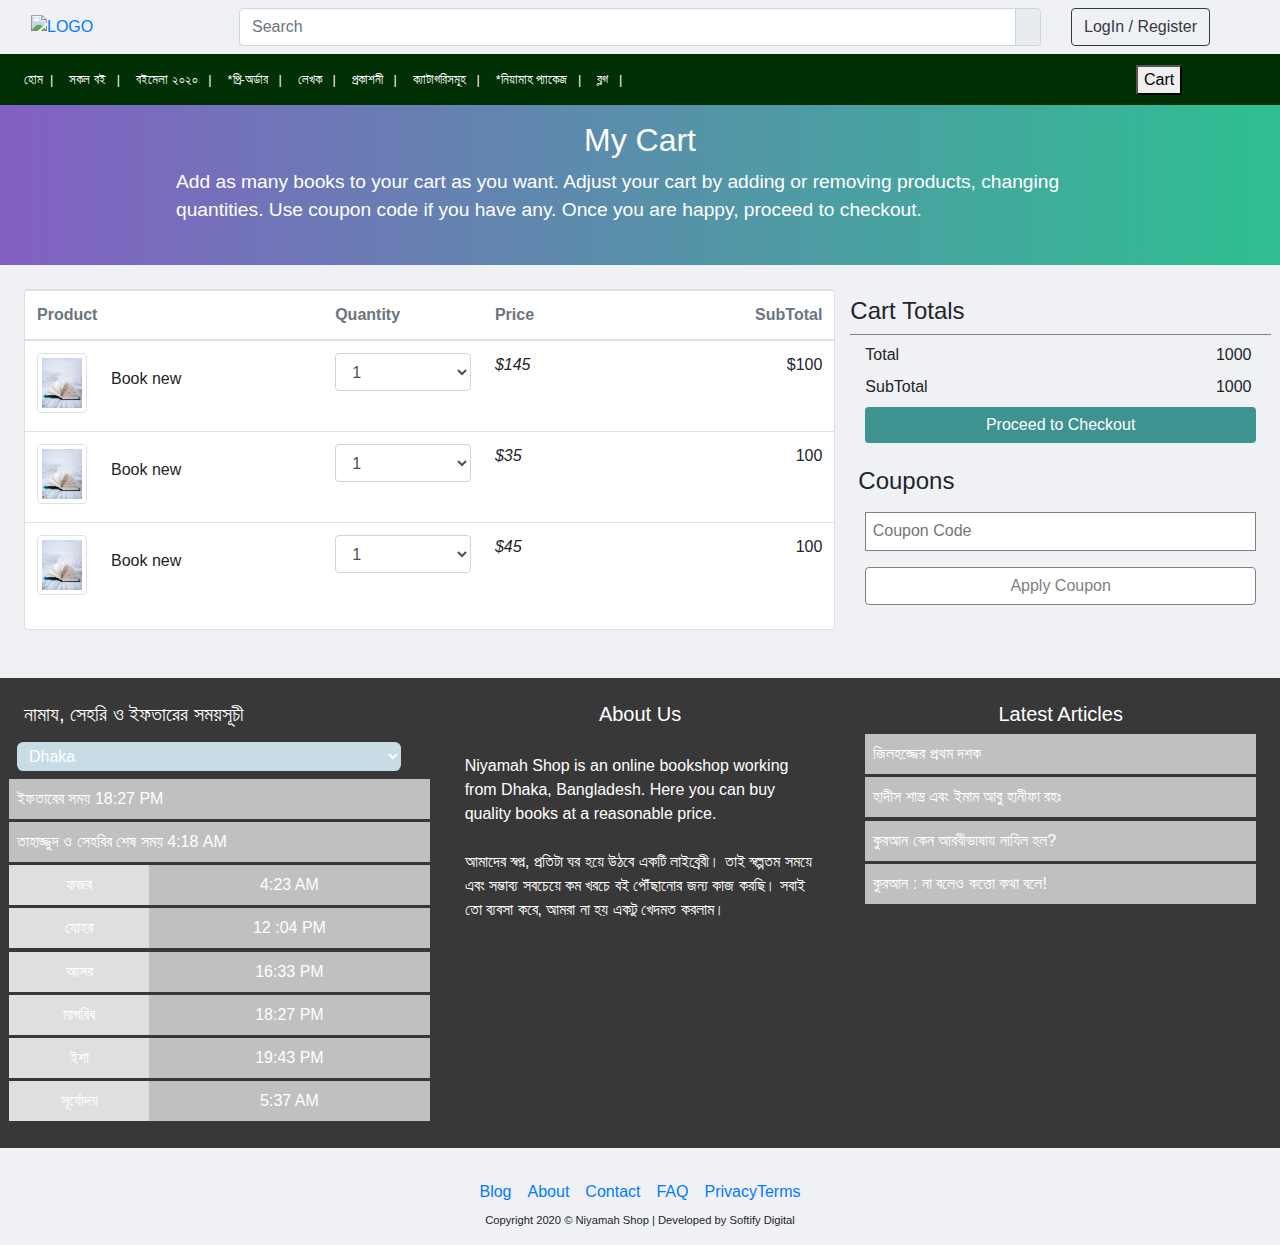
<file: cartPage.html>
<!DOCTYPE html>
<html lang="en">
  <head>
    <meta charset="utf-8">
    <meta name="viewport" content="width=device-width, initial-scale=1, shrink-to-fit=no">

    <!-- Bootstrap CSS -->
    <link rel="stylesheet" href="https://maxcdn.bootstrapcdn.com/bootstrap/4.0.0/css/bootstrap.min.css" integrity="sha384-Gn5384xqQ1aoWXA+058RXPxPg6fy4IWvTNh0E263XmFcJlSAwiGgFAW/dAiS6JXm" crossorigin="anonymous">

    <title>Niyamah</title>

  
    <link
      rel="stylesheet"
      href="https://maxcdn.bootstrapcdn.com/bootstrap/4.5.2/css/bootstrap.min.css"
    />
    <link
      rel="stylesheet"
      href="https://pro.fontawesome.com/releases/v5.10.0/css/all.css"
      integrity="sha384-AYmEC3Yw5cVb3ZcuHtOA93w35dYTsvhLPVnYs9eStHfGJvOvKxVfELGroGkvsg+p"
      crossorigin="anonymous"
    />
    <link rel="stylesheet" type="text/css" href="./style.css" />
 
  </head>

  <body>


    <nav class="navbar navbar-dark default-color">
        <div class="col-md-2 logo-pic">
          <a id="logoId" class="" href="#"><img alt="LOGO" /></a>
        </div>
  
        <div class="col-md-8">
          <div class="input-group md-form form-sm form-2 pl-0">
              <input class="form-control my-0 py-1 lime-border" type="text" placeholder="Search" aria-label="Search">
              <div class="input-group-append">
                <span class="input-group-text lime lighten-2" id="basic-text1"><i class="fas fa-search text-grey"
                    aria-hidden="true"></i></span>
              </div>
            </div>
          </form>
        </div>
        <div class="col-md-2">
  
          <button class="btn btn-outline-dark">LogIn / Register</button>
        </div>
    </nav>

    <div class="navbar navbar-expand-lg   nav-catagory" >
 
        <button class="navbar-toggler" type="button" data-toggle="collapse" data-target="#navbarNav" aria-controls="navbarNav" aria-expanded="false" aria-label="Toggle navigation">
          <span class="navbar-toggler-icon"></span>
        </button>
    
        <div class="collapse navbar-collapse" id="navbarNav">
          <ul class="navbar-nav">
       
            <li class="nav-item">
                <a class="nav-link" href="#">হোম  &nbsp;|</a>
              </li>

            <li class="nav-item">
              <a class="nav-link" href="#">সকল বই  &nbsp; |</a>
            </li>
            <li class="nav-item">
              <a class="nav-link" href="#">বইমেলা ২০২০  &nbsp; |</a>
            </li>
            <li class="nav-item">
              <a class="nav-link " href="#">  *প্রি-অর্ডার  &nbsp; |</a>
            </li>
          
            <li class="nav-item">
                <a class="nav-link " href="#">    লেখক  &nbsp; |</a>
              </li>
              <li class="nav-item">
                <a class="nav-link " href="#">    প্রকাশনী  &nbsp; |</a>
              </li>
              <li class="nav-item">
                <a class="nav-link " href="#">     ক্যাটাগরিসমূহ  &nbsp; |</a>
              </li>
              <li class="nav-item">
                <a class="nav-link " href="#">      *নিয়ামাহ প্যাকেজ   &nbsp; |</a>
              </li>
              <li class="nav-item">
                <a class="nav-link " href="#">           ব্লগ   &nbsp; |
                </a>
              </li>
        </ul>

           <div class="navbar-nav navbar-right cart-div">
           <button class="cart-button">Cart</button>
           </div>
   


</div>
</div>
<div class="header-cart pt-3">

    <h4 class="d-flex justify-content-center "> My Cart</h4>
    <p class="d-flex justify-content-center pl-5 pr-5"> Add as many books to your cart as you want. Adjust your cart by adding or removing products, changing quantities. Use coupon code if you have any. Once you are happy, proceed to checkout.</p>
    
    
           </div>


           <div class="cart-container">
            <div class="row p-4">
                <div class="col-md-8">
                    <div class="card">
                        <table class="table table-hover shopping-cart-wrap">
                        <thead class="text-muted">
                        <tr>
                          <th scope="col" width="280">Product</th>
                          <th scope="col" width="150">Quantity</th>
                          <th scope="col" width="180" class="ml-5">Price</th>
                          <th scope="col" width="150" class="text-right">SubTotal</th>
                        </tr>
                        </thead>
                        <tbody>
                        <tr>
                            <td>
                        <figure class="media">
                            <div class="img-wrap cart-img"><img src="./book.png" class="img-thumbnail img-sm" ></div>
                            <figcaption class="media-body">
                                <h6 class="title text-truncate ml-4 mt-3">Book new </h6>
                   
                            </figcaption>
                        </figure> 
                            </td>
                            <td> 
                                <select class="form-control">
                                    <option>1</option>
                                    <option>2</option>	
                                    <option>3</option>	
                                    <option>4</option>	
                                </select> 
                            </td>
                            <td> 
                                <div class="price-wrap"> 
                                    <var class="price">$145</var> 
                               
                                </div> <!-- price-wrap .// -->
                            </td>
                            <td class="text-right"> 
                        $100
                            </td>
                        </tr>
                        <tr>
                            <td>
                        <figure class="media">
                            <div class="img-wrap cart-img"><img src="./book.png" class="img-thumbnail img-sm"></div>
                            <figcaption class="media-body">
                                <h6 class="title text-truncate ml-4 mt-3">Book new </h6>
                        
                            </figcaption>
                        </figure> 
                            </td>
                            <td> 
                                <select class="form-control">
                                    <option>1</option>
                                    <option>2</option>	
                                    <option>3</option>	
                                    <option>4</option>	
                                </select> 
                            </td>
                            <td> 
                                <div class="price-wrap"> 
                                    <var class="price">$35</var> 
                            
                                </div> <!-- price-wrap .// -->
                            </td>
                            <td class="text-right"> 
                        100
                            </td>
                        </tr>
                        <tr>
                            <td>
                        <figure class="media">
                            <div class="img-wrap cart-img"><img src="./book.png" class="img-thumbnail img-sm"></div>
                            <figcaption class="media-body">
                                <h6 class="title text-truncate ml-4 mt-3">Book new </h6>
                            
                            </figcaption>
                        </figure> 
                            </td>
                            <td> 
                                <select class="form-control">
                                    <option>1</option>
                                    <option>2</option>	
                                    <option>3</option>	
                                    <option>4</option>	
                                </select> 
                            </td>
                            <td> 
                                <div class="price-wrap"> 
                                    <var class="price">$45</var> 
                                    
                                </div> <!-- price-wrap .// -->
                            </td>
                            <td class="text-right"> 
                            100
                            </td>
                        </tr>
                        </tbody>
                        </table>
                        </div>
                </div>
                <div class="col-md-4">      
                 
      <div class="row cart-total-head">

        <h4 class="pt-2 ">Cart Totals</h4>

      </div>
              
          

      <div class="row pt-2">
<div class="col-md-10">
    Total
</div>
<div class="col-md-2">1000</div>

      </div>
      
      <div class="row pt-2">
        <div class="col-md-10">
            SubTotal
        </div>
        <div class="col-md-2">1000</div>
        
              </div>              
              <div class="row pt-2  checkout-btn">
                <div class="col-md-12 w-100">
                  <button class="btn btn-primary"> Proceed to Checkout</button>
                </div>
               
                
                      </div>       

            
      
                      <div class="row pt-2  coupon-div 
                      ">
                      <div class="row pt-2 ml-2 mb-2 ">

                        <h4 class="pt-2">Coupons</h4>
                      </div>
                
                        <div class="col-md-12 ">

                           
                          <input class="" placeholder="Coupon Code"/>
                          <button class="btn btn-primary "> Apply Coupon</button>
                        </div>
                       
                        
                              </div>       
        

            
                   </div>
              </div>
           </div>
         

           <div class=" mt-4  footer-div" style="background-color: #383838; width: 100%;">
            <div class="row p-4">
              <div class="col-sm">
               <h5>নামায, সেহরি ও ইফতারের সময়সূচী</h5>
        
               <div class="row">
                <div class="col-6 p-2 col-md-12 ">
                <select  class="footer-select-option"aria-label="Sort by Popularity">
                  <option value="Popularity">Dhaka</option>
                  <option value="saab">Saab</option>
                  <option value="mercedes">Mercedes</option>
                  <option value="audi">Audi</option>
                </select> 
                </div>
                <div class="col-6 p-2 footer-first-content col-md-12 ">ইফতারের সময় 18:27 PM</div>
                <div class="col-6 p-2 footer-first-content col-md-12 "> তাহাজ্জুদ ও সেহরির শেষ সময় 4:18 AM</div>
               
                <div class="col-6 p-2 footer-first-content col-md-4 d-flex justify-content-center foot-left">ফজর</div>
                <div class="col-12 p-2 footer-first-content col-md-8 d-flex justify-content-center ">4:23 AM</div>
        
                <div class="col-6 p-2 footer-first-content col-md-4 d-flex justify-content-center foot-left">যোহর</div>
                <div class="col-12 p-2 footer-first-content col-md-8 d-flex justify-content-center"> 12 :04 PM</div>
        
                <div class="col-6 p-2 footer-first-content col-md-4 d-flex justify-content-center foot-left">   আসর</div>
                <div class="col-12 p-2 footer-first-content col-md-8 d-flex justify-content-center">  16:33 PM</div>
        
                <div class="col-6 p-2 footer-first-content col-md-4 d-flex justify-content-center foot-left">       মাগরিব</div>
                <div class="col-12 p-2 footer-first-content col-md-8 d-flex justify-content-center"> 18:27 PM</div>
                <div class="col-6 p-2 footer-first-content col-md-4 d-flex justify-content-center foot-left">          ইশা</div>
                <div class="col-12 p-2 footer-first-content col-md-8 d-flex justify-content-center"> 
                    19:43 PM</div>
                <div class="col-6 p-2 footer-first-content col-md-4 d-flex justify-content-center foot-left">       সূর্যোদয়</div>
                <div class="col-12 p-2 footer-first-content col-md-8 d-flex justify-content-center">  5:37 AM</div>
            
         
           
            
                </div>
               
               
               
               
        
              
        
              </div>
              <div class="col-sm">
                <h5 class="d-flex justify-content-center">About Us</h5>
        
                <div class="card-body">
              
                    <p class="card-text pb-2">Niyamah Shop is an online bookshop working from Dhaka, Bangladesh. Here you can buy quality books at a reasonable price.</p>
                    <p class="card-text">আমাদের স্বপ্ন, প্রতিটা ঘর হয়ে উঠবে একটি লাইব্রেরী। তাই স্বল্পতম সময়ে এবং সম্ভাব্য সবচেয়ে কম খরচে বই পৌঁছানোর জন্য কাজ করছি।
                        সবাই তো ব্যবসা করে, আমরা না হয় একটু খেদমত করলাম।</p>
                  </div>
              </div>
              <div class="col-sm">
               <h5 class="d-flex justify-content-center">Latest Articles
             </h5>
            
             <div class="col-6 p-2 footer-first-content col-md-12 ">জিলহজ্জের প্রথম দশক</div>
                <div class="col-6 p-2 footer-first-content col-md-12 "> হাদীস শাস্ত্র এবং ইমাম আবু হানীফা রহঃ</div>
            
                <div class="col-6 p-2 footer-first-content col-md-12 ">কুরআন কেন আরবীভাষায় নাযিল হল?</div>
                <div class="col-6 p-2 footer-first-content col-md-12 "> কুরআন : না বলেও কত্তো কথা বলে!</div>
            
            
            </div>
              </div>
        
        
              
        
        
            </div>
          </div>
          
        
          <div class="container pt-4">
         
            <div class="row">
              <div class="col-sm"></div>
              <div class="col-sm d-flex justify-content-center footer-quick-links">
        
        <a href="#"> Blog</a>
        <a href="#"> About</a>
        <a href="#">        Contact</a>
        <a href="#">  FAQ</a>
        <a href="#">PrivacyTerms
        </a>
            
        
        
              </div>
              <div class="col-sm"></div>
            </div>
        
            <div class="row">
                <div class="col-sm"></div>
                <div class="col-sm d-flex justify-content-center footer-quick-links">
          
        
          <p>Copyright 2020 © Niyamah Shop | Developed by Softify Digital</p>
          
                </div>
                <div class="col-sm"></div>
              </div>
          </div>

</body>
<script src="https://code.jquery.com/jquery-3.2.1.slim.min.js" integrity="sha384-KJ3o2DKtIkvYIK3UENzmM7KCkRr/rE9/Qpg6aAZGJwFDMVNA/GpGFF93hXpG5KkN" crossorigin="anonymous"></script>
<script src="https://cdnjs.cloudflare.com/ajax/libs/popper.js/1.12.9/umd/popper.min.js" integrity="sha384-ApNbgh9B+Y1QKtv3Rn7W3mgPxhU9K/ScQsAP7hUibX39j7fakFPskvXusvfa0b4Q" crossorigin="anonymous"></script>
<script src="https://maxcdn.bootstrapcdn.com/bootstrap/4.0.0/js/bootstrap.min.js" integrity="sha384-JZR6Spejh4U02d8jOt6vLEHfe/JQGiRRSQQxSfFWpi1MquVdAyjUar5+76PVCmYl" crossorigin="anonymous"></script>
<script>

$('.carousel').carousel()
</script>
</html>
</file>
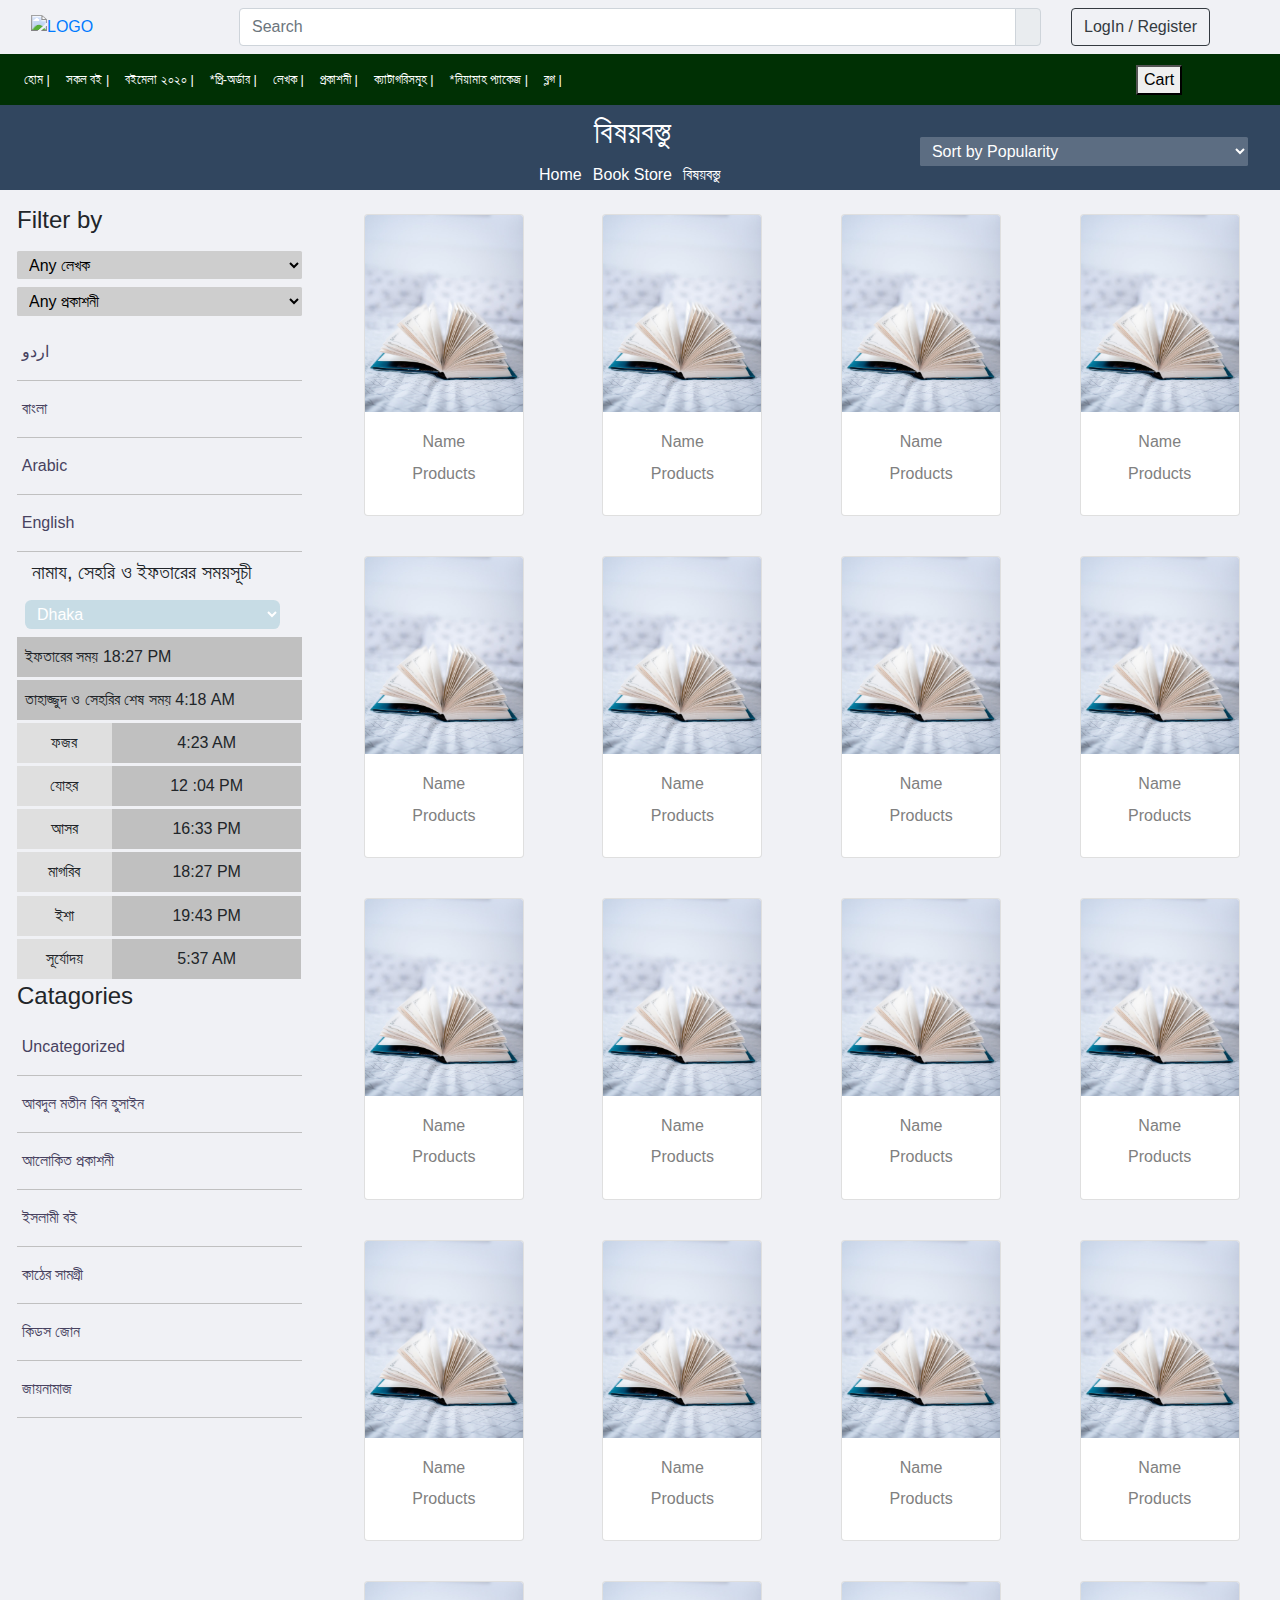
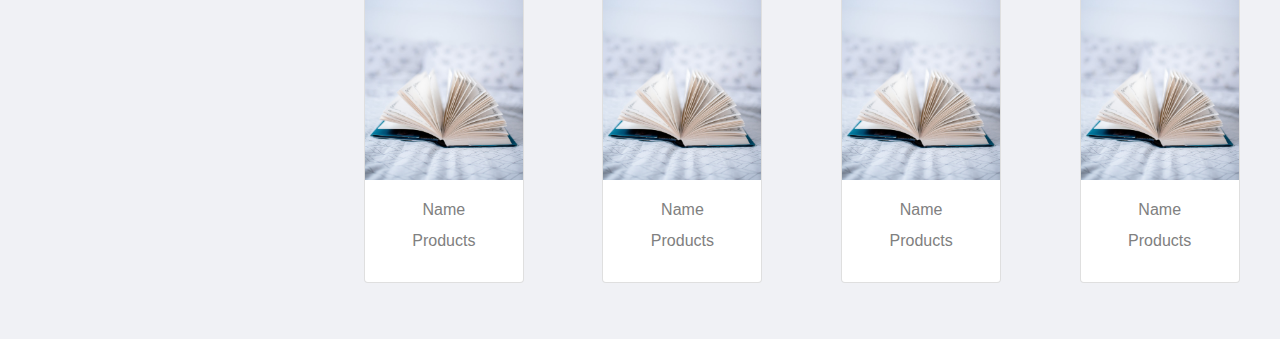
<file: catagories.html>
<!DOCTYPE html>
<html lang="en">
  <head>
    <meta charset="utf-8">
    <meta name="viewport" content="width=device-width, initial-scale=1, shrink-to-fit=no">

    <!-- Bootstrap CSS -->
    <link rel="stylesheet" href="https://maxcdn.bootstrapcdn.com/bootstrap/4.0.0/css/bootstrap.min.css" integrity="sha384-Gn5384xqQ1aoWXA+058RXPxPg6fy4IWvTNh0E263XmFcJlSAwiGgFAW/dAiS6JXm" crossorigin="anonymous">

    <title>Niyamah</title>

  
    <link
      rel="stylesheet"
      href="https://maxcdn.bootstrapcdn.com/bootstrap/4.5.2/css/bootstrap.min.css"
    />
    <link
      rel="stylesheet"
      href="https://pro.fontawesome.com/releases/v5.10.0/css/all.css"
      integrity="sha384-AYmEC3Yw5cVb3ZcuHtOA93w35dYTsvhLPVnYs9eStHfGJvOvKxVfELGroGkvsg+p"
      crossorigin="anonymous"
    />
    <link rel="stylesheet" type="text/css" href="./style.css" />
 
  </head>

  <body>


    <nav class="navbar navbar-dark default-color">
        <div class="col-md-2 logo-pic">
          <a id="logoId" class="" href="#"><img alt="LOGO" /></a>
        </div>
  
        <div class="col-md-8">
          <div class="input-group md-form form-sm form-2 pl-0">
              <input class="form-control my-0 py-1 lime-border" type="text" placeholder="Search" aria-label="Search">
              <div class="input-group-append">
                <span class="input-group-text lime lighten-2" id="basic-text1"><i class="fas fa-search text-grey"
                    aria-hidden="true"></i></span>
              </div>
            </div>
          </form>
        </div>
        <div class="col-md-2">
  
          <button class="btn btn-outline-dark">LogIn / Register</button>
        </div>
    </nav>

    <div class="navbar navbar-expand-lg navbar-inverse bg-inverse  nav-catagory" >
 
        <button class="navbar-toggler" type="button" data-toggle="collapse" data-target="#navbarNav" aria-controls="navbarNav" aria-expanded="false" aria-label="Toggle navigation">
          <span class="navbar-toggler-icon"><i class="fa fa-bars" aria-hidden="true"></i>
          </span>
        </button>
    
        <div class="collapse navbar-collapse" id="navbarNav">
          <ul class="navbar-nav">
       
            <li class="nav-item">
                <a class="nav-link" href="#">হোম  <span>|</span></a>
              </li>

            <li class="nav-item">
              <a class="nav-link" href="#">সকল বই  <span>|</span></a>
            </li>
            <li class="nav-item">
              <a class="nav-link" href="#">বইমেলা ২০২০  <span>|</span></a>
            </li>
            <li class="nav-item">
              <a class="nav-link " href="#">  *প্রি-অর্ডার  <span>|</span></a>
            </li>
          
            <li class="nav-item">
                <a class="nav-link " href="#">    লেখক  <span>|</span></a>
              </li>
              <li class="nav-item">
                <a class="nav-link " href="#">    প্রকাশনী  <span>|</span></a>
              </li>
              <li class="nav-item">
                <a class="nav-link " href="#">     ক্যাটাগরিসমূহ  <span>|</span></a>
              </li>
              <li class="nav-item">
                <a class="nav-link " href="#">      *নিয়ামাহ প্যাকেজ   <span>|</span></a>
              </li>
              <li class="nav-item">
                <a class="nav-link " href="#">           ব্লগ   <span>|</span>
                </a>
              </li>
        </ul>

           <div class=" cart-div  " >
     
           <button class="cart-button"> Cart </button>
           </div> 
       


</div>
</div>
<div class=" pt-2 header-new-container w-100">

    <div class="row">
      <div class="col">
       
      </div>
      <div class="col-5 ">
       <h2 class="d-flex justify-content-center">বিষয়বস্তু</h2>
       <div class="d-flex justify-content-center anchor-head" >

        <a href=""> Home </a>
        <a href="">Book Store </a>
      
        <a href="#">বিষয়বস্তু</a>
             
                
            </div>
      </div>
      <div class="col d-flex justify-content-center flex-column mr-3" >
      

        <select  class="header-div-select-option"aria-label="Sort by Popularity">
          <option value="Popularity">Sort by Popularity</option>
          <option value="saab">Saab</option>
          <option value="mercedes">Mercedes</option>
          <option value="audi">Audi</option>
        </select> 
      </div>
    </div>
  </div>





  <div class=" pt-2  w-100">



  <div class="row p-2">
    <div class="col-md-3 pl-4">

        <div class="writer-div-select-option selectpicker pb-2">
            <h4 class="pb-2">Filter by</h4>
            <select class="w-100" aria-label="Sort by Popularity">
                
                <option value="Popularity">Any লেখক</option>
                <option value="saab">Saab</option>
                <option value="mercedes">Mercedes</option>
                <option value="audi">Audi</option>
              </select> 

        
              
        </div>

        <div class="writer-div-select-option selectpicker pb-2">
            <select  class="w-100" aria-label="Sort by Popularity">
        
                <option value="Popularity">Any প্রকাশনী</option>
                <option value="saab">Saab</option>
                <option value="mercedes">Mercedes</option>
                <option value="audi">Audi</option>
              </select> 
    

        </div>
        <div class="writer-div-1 d-flex flex-column pb-2">

<a href="#">اردو</a>

<a href="#">বাংলা</a>

<a href="#">Arabic</a>

<a href="#">English</a>
        </div>

        <div class="writer-div">
            <div class="col-sm">
                <h5>নামায, সেহরি ও ইফতারের সময়সূচী</h5>
         
                <div class="row">
                    <div class=" p-2 col-md-12 ">
                        <select  class="footer-select-option"aria-label="Sort by Popularity">
                          <option value="Popularity">Dhaka</option>
                          <option value="saab">Saab</option>
                          <option value="mercedes">Mercedes</option>
                          <option value="audi">Audi</option>
                        </select> 
                        </div>
                 <div class=" p-2 footer-first-content col-md-12 ">ইফতারের সময় 18:27 PM</div>
                 <div class=" p-2 footer-first-content col-md-12 "> তাহাজ্জুদ ও সেহরির শেষ সময় 4:18 AM</div>
                
                 <div class=" p-2 footer-first-content col-md-4 d-flex justify-content-center foot-left">ফজর</div>
                 <div class="col-12 p-2 footer-first-content col-md-8 d-flex justify-content-center ">4:23 AM</div>
         
                 <div class=" p-2 footer-first-content col-md-4 d-flex justify-content-center foot-left">যোহর</div>
                 <div class="col-12 p-2 footer-first-content col-md-8 d-flex justify-content-center"> 12 :04 PM</div>
         
                 <div class=" p-2 footer-first-content col-md-4 d-flex justify-content-center foot-left">   আসর</div>
                 <div class="col-12 p-2 footer-first-content col-md-8 d-flex justify-content-center">  16:33 PM</div>
         
                 <div class=" p-2 footer-first-content col-md-4 d-flex justify-content-center foot-left">       মাগরিব</div>
                 <div class="col-12 p-2 footer-first-content col-md-8 d-flex justify-content-center"> 18:27 PM</div>
                 <div class=" p-2 footer-first-content col-md-4 d-flex justify-content-center foot-left">          ইশা</div>
                 <div class="col-12 p-2 footer-first-content col-md-8 d-flex justify-content-center"> 
                     19:43 PM</div>
                 <div class=" p-2 footer-first-content col-md-4 d-flex justify-content-center foot-left">       সূর্যোদয়</div>
                 <div class="col-12 p-2 footer-first-content col-md-8 d-flex justify-content-center">  5:37 AM</div>
             
          
            
             
                 </div>
                
                
              
                
                
         
               
         
               </div>
            
        </div>


        <div class="writer-div-3 d-flex flex-column pb-2">
<h4>Catagories</h4>
            <ul>
                <li><a href="#
                    ">     Uncategorized</a></li>
                <li><a href="#">আবদুল মতীন বিন হুসাইন</a></li>
                <li><a href="#">আলোকিত প্রকাশনী</a></li>
                <li><a href="#">ইসলামী বই</a></li>
                <li><a href="#">কাঠের সামগ্রী</a></li>
                <li>
                
                    <div class="panel-group">
                        <div class="panel panel-default">
                          <div class="panel-heading">
                          
                              <a data-toggle="collapse" href="#collapse1">কিডস জোন</a>
                         
                          </div>
                          <div id="collapse1" class="panel-collapse collapse">
                            <ul class="list-group">
                              <li class="list-group-item">One</li>
                              <li class="list-group-item">Two</li>
                              <li class="list-group-item">Three</li>
                            </ul>
                            <div class="panel-footer">Footer</div>
                          </div>
                        </div>
                      </div> 
                
                </li>

                <li><a href="#">জায়নামাজ</a></li>
            </ul>
       
                    </div>



                 


    </div>
    <div class=" col-md-9"> 
        <div class="container p-2">
            <div class="row">
              <div class="col-md-12">
           
                    <div class="row mb-2">
                      <div class="col-md-3 ">
                        <div class="card bestseller-div" >
                            <img src="./book.png" class="card-img-top" />
                            <div class="card-body d-flex justify-content-center flex-column">
                              <h4 class="card-title book-title-new d-flex justify-content-center">
                                Name
                              </h4>
                              <h4 class="card-title book-title-new d-flex justify-content-center">
                                Products
                              </h4>
                            </div>
                        </div>
                      </div>
                      <div class="col-md-3">
                        <div class="card bestseller-div" >
                            <img src="./book.png" class="card-img-top" />
                            <div class="card-body d-flex justify-content-center flex-column">
                              <h4 class="card-title book-title-new d-flex justify-content-center">
                                Name
                              </h4>
                              <h4 class="card-title book-title-new d-flex justify-content-center">
                                Products
                              </h4>
                            </div>
                        </div>
                      </div>
                      <div class="col-md-3">
                        <div class="card bestseller-div" >
                            <img src="./book.png" class="card-img-top" />
                            <div class="card-body d-flex justify-content-center flex-column">
                              <h4 class="card-title book-title-new d-flex justify-content-center">
                                Name
                              </h4>
                              <h4 class="card-title book-title-new d-flex justify-content-center">
                                Products
                              </h4>
                            </div>
                        </div>
                      </div>
                      <div class="col-md-3">
                        <div class="card bestseller-div" >
                            <img src="./book.png" class="card-img-top" />
                            <div class="card-body d-flex justify-content-center flex-column">
                              <h4 class="card-title book-title-new d-flex justify-content-center">
                                Name
                              </h4>
                              <h4 class="card-title book-title-new d-flex justify-content-center">
                                Products
                              </h4>
                            </div>
                        </div>
                      </div>
                    </div>
                    <div class="row mb-2">
                        <div class="col-md-3 ">
                          <div class="card bestseller-div" >
                              <img src="./book.png" class="card-img-top" />
                              <div class="card-body d-flex justify-content-center flex-column">
                                <h4 class="card-title book-title-new d-flex justify-content-center">
                                  Name
                                </h4>
                                <h4 class="card-title book-title-new d-flex justify-content-center">
                                  Products
                                </h4>
                              </div>
                          </div>
                        </div>
                        <div class="col-md-3">
                          <div class="card bestseller-div" >
                              <img src="./book.png" class="card-img-top" />
                              <div class="card-body d-flex justify-content-center flex-column">
                                <h4 class="card-title book-title-new d-flex justify-content-center">
                                  Name
                                </h4>
                                <h4 class="card-title book-title-new d-flex justify-content-center">
                                  Products
                                </h4>
                              </div>
                          </div>
                        </div>
                        <div class="col-md-3">
                          <div class="card bestseller-div" >
                              <img src="./book.png" class="card-img-top" />
                              <div class="card-body d-flex justify-content-center flex-column">
                                <h4 class="card-title book-title-new d-flex justify-content-center">
                                  Name
                                </h4>
                                <h4 class="card-title book-title-new d-flex justify-content-center">
                                  Products
                                </h4>
                              </div>
                          </div>
                        </div>
                        <div class="col-md-3">
                          <div class="card bestseller-div" >
                              <img src="./book.png" class="card-img-top" />
                              <div class="card-body d-flex justify-content-center flex-column">
                                <h4 class="card-title book-title-new d-flex justify-content-center">
                                  Name
                                </h4>
                                <h4 class="card-title book-title-new d-flex justify-content-center">
                                  Products
                                </h4>
                              </div>
                          </div>
                        </div>
                      </div>
                      <div class="row mb-2">
                        <div class="col-md-3 ">
                          <div class="card bestseller-div" >
                              <img src="./book.png" class="card-img-top" />
                              <div class="card-body d-flex justify-content-center flex-column">
                                <h4 class="card-title book-title-new d-flex justify-content-center">
                                  Name
                                </h4>
                                <h4 class="card-title book-title-new d-flex justify-content-center">
                                  Products
                                </h4>
                              </div>
                          </div>
                        </div>
                        <div class="col-md-3">
                          <div class="card bestseller-div" >
                              <img src="./book.png" class="card-img-top" />
                              <div class="card-body d-flex justify-content-center flex-column">
                                <h4 class="card-title book-title-new d-flex justify-content-center">
                                  Name
                                </h4>
                                <h4 class="card-title book-title-new d-flex justify-content-center">
                                  Products
                                </h4>
                              </div>
                          </div>
                        </div>
                        <div class="col-md-3">
                          <div class="card bestseller-div" >
                              <img src="./book.png" class="card-img-top" />
                              <div class="card-body d-flex justify-content-center flex-column">
                                <h4 class="card-title book-title-new d-flex justify-content-center">
                                  Name
                                </h4>
                                <h4 class="card-title book-title-new d-flex justify-content-center">
                                  Products
                                </h4>
                              </div>
                          </div>
                        </div>
                        <div class="col-md-3">
                          <div class="card bestseller-div" >
                              <img src="./book.png" class="card-img-top" />
                              <div class="card-body d-flex justify-content-center flex-column">
                                <h4 class="card-title book-title-new d-flex justify-content-center">
                                  Name
                                </h4>
                                <h4 class="card-title book-title-new d-flex justify-content-center">
                                  Products
                                </h4>
                              </div>
                          </div>
                        </div>
                      </div>
                      <div class="row mb-2">
                        <div class="col-md-3 ">
                          <div class="card bestseller-div" >
                              <img src="./book.png" class="card-img-top" />
                              <div class="card-body d-flex justify-content-center flex-column">
                                <h4 class="card-title book-title-new d-flex justify-content-center">
                                  Name
                                </h4>
                                <h4 class="card-title book-title-new d-flex justify-content-center">
                                  Products
                                </h4>
                              </div>
                          </div>
                        </div>
                        <div class="col-md-3">
                          <div class="card bestseller-div" >
                              <img src="./book.png" class="card-img-top" />
                              <div class="card-body d-flex justify-content-center flex-column">
                                <h4 class="card-title book-title-new d-flex justify-content-center">
                                  Name
                                </h4>
                                <h4 class="card-title book-title-new d-flex justify-content-center">
                                  Products
                                </h4>
                              </div>
                          </div>
                        </div>
                        <div class="col-md-3">
                          <div class="card bestseller-div" >
                              <img src="./book.png" class="card-img-top" />
                              <div class="card-body d-flex justify-content-center flex-column">
                                <h4 class="card-title book-title-new d-flex justify-content-center">
                                  Name
                                </h4>
                                <h4 class="card-title book-title-new d-flex justify-content-center">
                                  Products
                                </h4>
                              </div>
                          </div>
                        </div>
                        <div class="col-md-3">
                          <div class="card bestseller-div" >
                              <img src="./book.png" class="card-img-top" />
                              <div class="card-body d-flex justify-content-center flex-column">
                                <h4 class="card-title book-title-new d-flex justify-content-center">
                                  Name
                                </h4>
                                <h4 class="card-title book-title-new d-flex justify-content-center">
                                  Products
                                </h4>
                              </div>
                          </div>
                        </div>
                      </div>
                      <div class="row mb-2">
                        <div class="col-md-3 ">
                          <div class="card bestseller-div" >
                              <img src="./book.png" class="card-img-top" />
                              <div class="card-body d-flex justify-content-center flex-column">
                                <h4 class="card-title book-title-new d-flex justify-content-center">
                                  Name
                                </h4>
                                <h4 class="card-title book-title-new d-flex justify-content-center">
                                  Products
                                </h4>
                              </div>
                          </div>
                        </div>
                        <div class="col-md-3">
                          <div class="card bestseller-div" >
                              <img src="./book.png" class="card-img-top" />
                              <div class="card-body d-flex justify-content-center flex-column">
                                <h4 class="card-title book-title-new d-flex justify-content-center">
                                  Name
                                </h4>
                                <h4 class="card-title book-title-new d-flex justify-content-center">
                                  Products
                                </h4>
                              </div>
                          </div>
                        </div>
                        <div class="col-md-3">
                          <div class="card bestseller-div" >
                              <img src="./book.png" class="card-img-top" />
                              <div class="card-body d-flex justify-content-center flex-column">
                                <h4 class="card-title book-title-new d-flex justify-content-center">
                                  Name
                                </h4>
                                <h4 class="card-title book-title-new d-flex justify-content-center">
                                  Products
                                </h4>
                              </div>
                          </div>
                        </div>
                        <div class="col-md-3">
                          <div class="card bestseller-div" >
                              <img src="./book.png" class="card-img-top" />
                              <div class="card-body d-flex justify-content-center flex-column">
                                <h4 class="card-title book-title-new d-flex justify-content-center">
                                  Name
                                </h4>
                                <h4 class="card-title book-title-new d-flex justify-content-center">
                                  Products
                                </h4>
                              </div>
                          </div>
                        </div>
                      </div>


                    </div>
                </div>
         
            </div>
        </div>
   
     
    </div>
    
  </div>
</div>  


</body>
<script src="https://code.jquery.com/jquery-3.2.1.slim.min.js" integrity="sha384-KJ3o2DKtIkvYIK3UENzmM7KCkRr/rE9/Qpg6aAZGJwFDMVNA/GpGFF93hXpG5KkN" crossorigin="anonymous"></script>
<script src="https://cdnjs.cloudflare.com/ajax/libs/popper.js/1.12.9/umd/popper.min.js" integrity="sha384-ApNbgh9B+Y1QKtv3Rn7W3mgPxhU9K/ScQsAP7hUibX39j7fakFPskvXusvfa0b4Q" crossorigin="anonymous"></script>
<script src="https://maxcdn.bootstrapcdn.com/bootstrap/4.0.0/js/bootstrap.min.js" integrity="sha384-JZR6Spejh4U02d8jOt6vLEHfe/JQGiRRSQQxSfFWpi1MquVdAyjUar5+76PVCmYl" crossorigin="anonymous"></script>
<script>

$('.carousel').carousel()
</script>
</html>
</file>
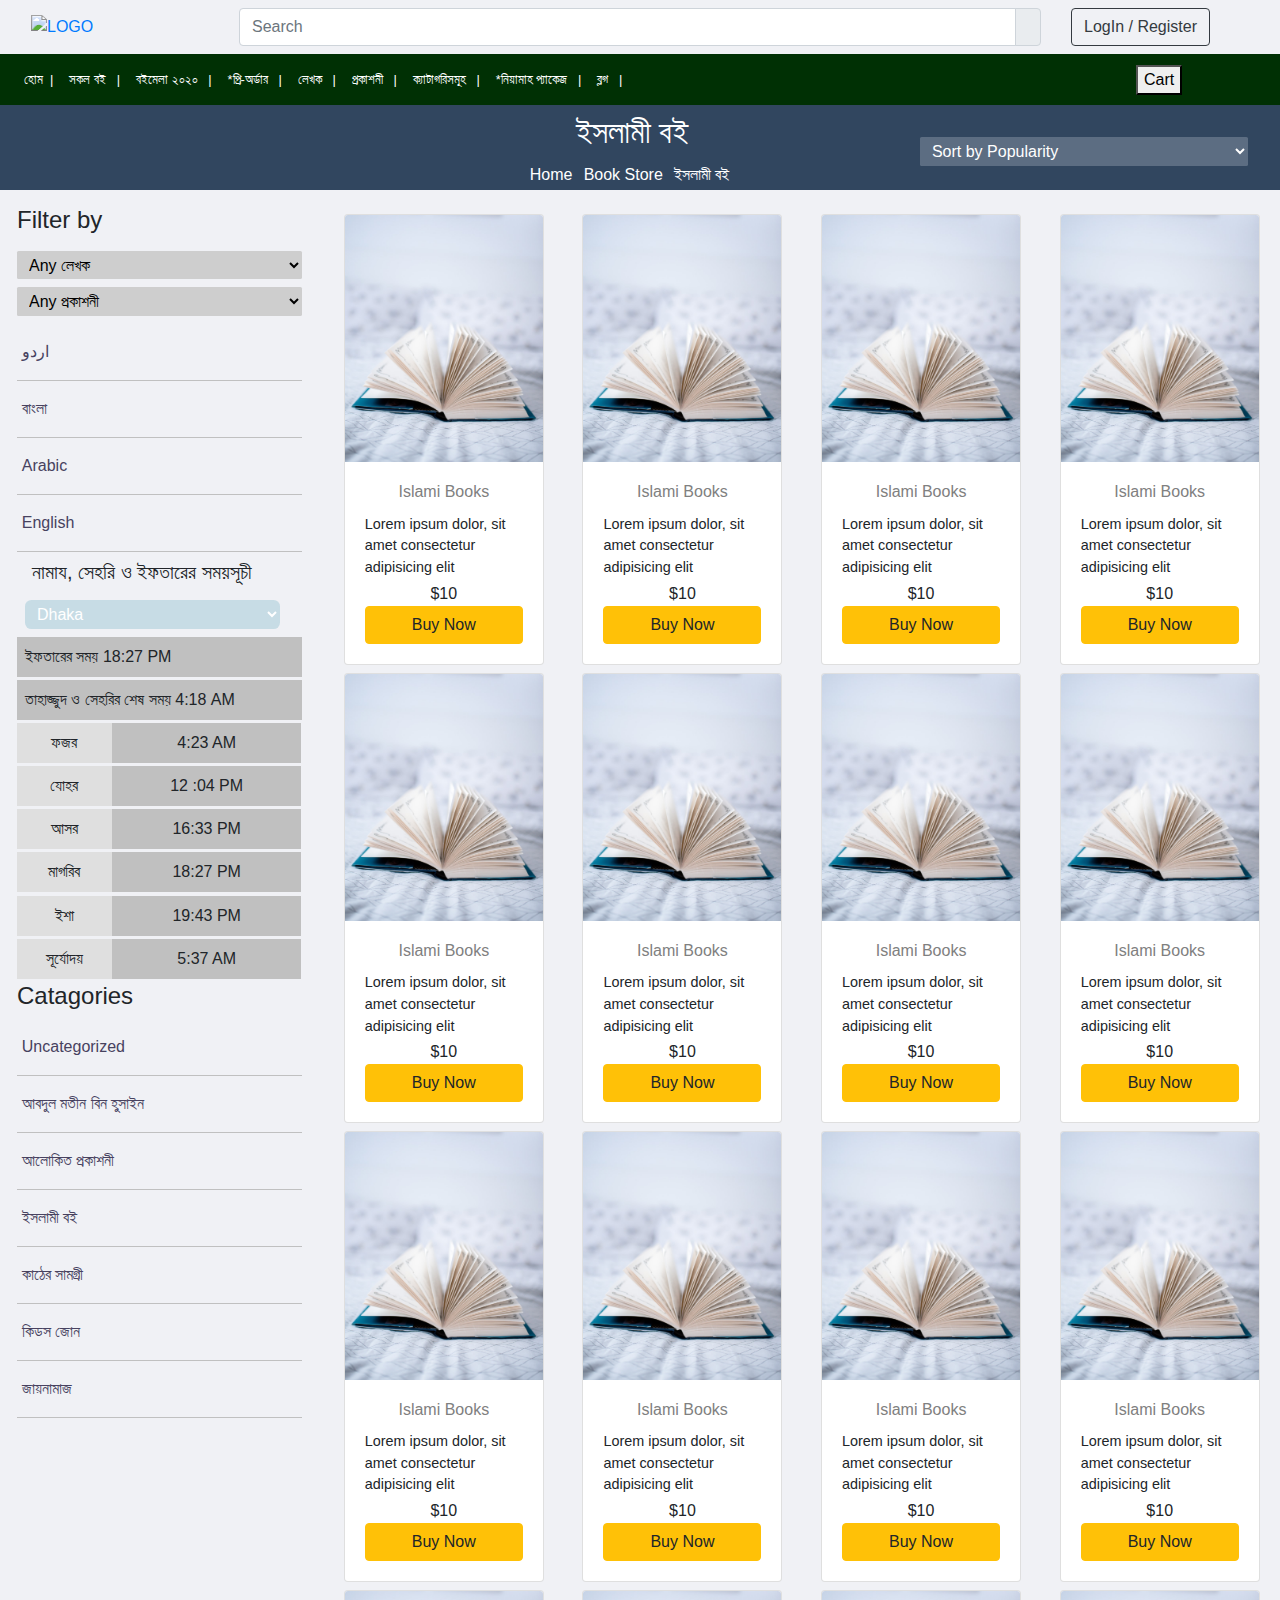
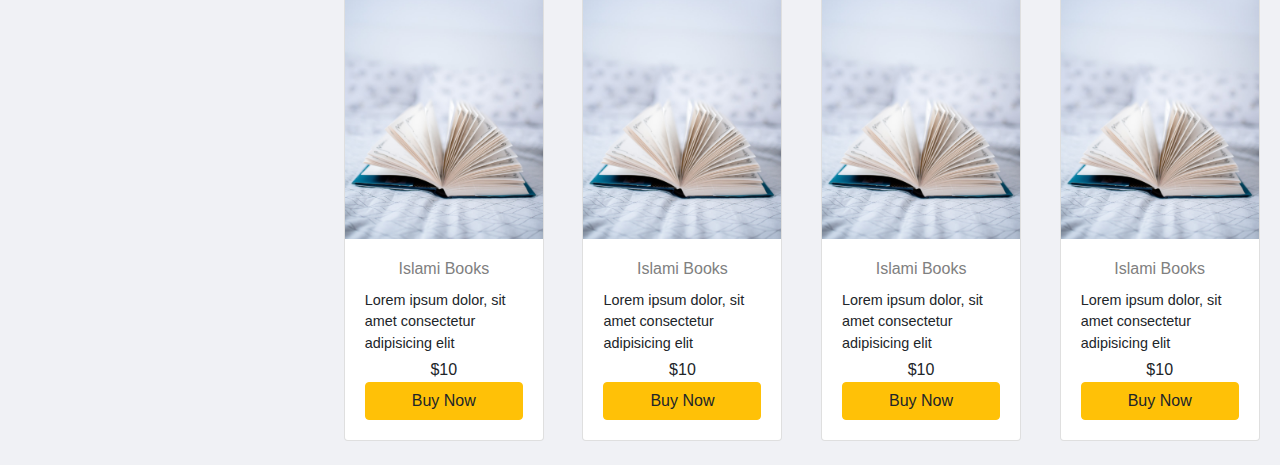
<file: EveryBooks.html>
<!DOCTYPE html>
<html lang="en">
  <head>
    <meta charset="utf-8">
    <meta name="viewport" content="width=device-width, initial-scale=1, shrink-to-fit=no">

    <!-- Bootstrap CSS -->
    <link rel="stylesheet" href="https://maxcdn.bootstrapcdn.com/bootstrap/4.0.0/css/bootstrap.min.css" integrity="sha384-Gn5384xqQ1aoWXA+058RXPxPg6fy4IWvTNh0E263XmFcJlSAwiGgFAW/dAiS6JXm" crossorigin="anonymous">

    <title>Niyamah</title>

  
    <link
      rel="stylesheet"
      href="https://maxcdn.bootstrapcdn.com/bootstrap/4.5.2/css/bootstrap.min.css"
    />
    <link
      rel="stylesheet"
      href="https://pro.fontawesome.com/releases/v5.10.0/css/all.css"
      integrity="sha384-AYmEC3Yw5cVb3ZcuHtOA93w35dYTsvhLPVnYs9eStHfGJvOvKxVfELGroGkvsg+p"
      crossorigin="anonymous"
    />
    <link rel="stylesheet" type="text/css" href="./style.css" />
 
  </head>

  <body>


    <nav class="navbar navbar-dark default-color">
        <div class="col-md-2 logo-pic">
          <a id="logoId" class="" href="#"><img alt="LOGO" /></a>
        </div>
  
        <div class="col-md-8">
          <div class="input-group md-form form-sm form-2 pl-0">
              <input class="form-control my-0 py-1 lime-border" type="text" placeholder="Search" aria-label="Search">
              <div class="input-group-append">
                <span class="input-group-text lime lighten-2" id="basic-text1"><i class="fas fa-search text-grey"
                    aria-hidden="true"></i></span>
              </div>
            </div>
          </form>
        </div>
        <div class="col-md-2">
  
          <button class="btn btn-outline-dark">LogIn / Register</button>
        </div>
    </nav>

    <div class="navbar navbar-expand-lg   nav-catagory" >
 
        <button class="navbar-toggler" type="button" data-toggle="collapse" data-target="#navbarNav" aria-controls="navbarNav" aria-expanded="false" aria-label="Toggle navigation">
          <span class="navbar-toggler-icon"></span>
        </button>
    
        <div class="collapse navbar-collapse" id="navbarNav">
          <ul class="navbar-nav">
       
            <li class="nav-item">
                <a class="nav-link" href="#">হোম  &nbsp;|</a>
              </li>

            <li class="nav-item">
              <a class="nav-link" href="#">সকল বই  &nbsp; |</a>
            </li>
            <li class="nav-item">
              <a class="nav-link" href="#">বইমেলা ২০২০  &nbsp; |</a>
            </li>
            <li class="nav-item">
              <a class="nav-link " href="#">  *প্রি-অর্ডার  &nbsp; |</a>
            </li>
          
            <li class="nav-item">
                <a class="nav-link " href="#">    লেখক  &nbsp; |</a>
              </li>
              <li class="nav-item">
                <a class="nav-link " href="#">    প্রকাশনী  &nbsp; |</a>
              </li>
              <li class="nav-item">
                <a class="nav-link " href="#">     ক্যাটাগরিসমূহ  &nbsp; |</a>
              </li>
              <li class="nav-item">
                <a class="nav-link " href="#">      *নিয়ামাহ প্যাকেজ   &nbsp; |</a>
              </li>
              <li class="nav-item">
                <a class="nav-link " href="#">           ব্লগ   &nbsp; |
                </a>
              </li>
        </ul>

           <div class="navbar-nav navbar-right cart-div">
           <button class="cart-button">Cart</button>
           </div>
       


</div>
</div>
<div class=" pt-2 header-new-container w-100">

    <div class="row">
      <div class="col">
       
      </div>
      <div class="col-5 ">
       <h2 class="d-flex justify-content-center">ইসলামী বই</h2>
       <div class="d-flex justify-content-center anchor-head" >

        <a href=""> Home </a>
        <a href="">Book Store </a>
      
        <a href="#">ইসলামী বই</a>
             
                
            </div>
      </div>
      <div class="col d-flex justify-content-center flex-column mr-3" >
      

        <select  class="header-div-select-option"aria-label="Sort by Popularity">
          <option value="Popularity">Sort by Popularity</option>
          <option value="saab">Saab</option>
          <option value="mercedes">Mercedes</option>
          <option value="audi">Audi</option>
        </select> 
      </div>
    </div>
  </div>





  <div class=" pt-2  w-100">



  <div class="row p-2">
    <div class="col-md-3 pl-4">

        <div class="writer-div-select-option selectpicker pb-2">
            <h4 class="pb-2">Filter by</h4>
            <select class="w-100" aria-label="Sort by Popularity">
                
                <option value="Popularity">Any লেখক</option>
                <option value="saab">Saab</option>
                <option value="mercedes">Mercedes</option>
                <option value="audi">Audi</option>
              </select> 

        
              
        </div>

        <div class="writer-div-select-option selectpicker pb-2">
            <select  class="w-100" aria-label="Sort by Popularity">
        
                <option value="Popularity">Any প্রকাশনী</option>
                <option value="saab">Saab</option>
                <option value="mercedes">Mercedes</option>
                <option value="audi">Audi</option>
              </select> 
    

        </div>
        <div class="writer-div-1 d-flex flex-column pb-2">

<a href="#">اردو</a>

<a href="#">বাংলা</a>

<a href="#">Arabic</a>

<a href="#">English</a>
        </div>

        <div class="writer-div">
            <div class="col-sm">
                <h5>নামায, সেহরি ও ইফতারের সময়সূচী</h5>
         
                <div class="row">
                    <div class=" p-2 col-md-12 ">
                        <select  class="footer-select-option"aria-label="Sort by Popularity">
                          <option value="Popularity">Dhaka</option>
                          <option value="saab">Saab</option>
                          <option value="mercedes">Mercedes</option>
                          <option value="audi">Audi</option>
                        </select> 
                        </div>
                 <div class=" p-2 footer-first-content col-md-12 ">ইফতারের সময় 18:27 PM</div>
                 <div class=" p-2 footer-first-content col-md-12 "> তাহাজ্জুদ ও সেহরির শেষ সময় 4:18 AM</div>
                
                 <div class=" p-2 footer-first-content col-md-4 d-flex justify-content-center foot-left">ফজর</div>
                 <div class="col-12 p-2 footer-first-content col-md-8 d-flex justify-content-center ">4:23 AM</div>
         
                 <div class=" p-2 footer-first-content col-md-4 d-flex justify-content-center foot-left">যোহর</div>
                 <div class="col-12 p-2 footer-first-content col-md-8 d-flex justify-content-center"> 12 :04 PM</div>
         
                 <div class=" p-2 footer-first-content col-md-4 d-flex justify-content-center foot-left">   আসর</div>
                 <div class="col-12 p-2 footer-first-content col-md-8 d-flex justify-content-center">  16:33 PM</div>
         
                 <div class=" p-2 footer-first-content col-md-4 d-flex justify-content-center foot-left">       মাগরিব</div>
                 <div class="col-12 p-2 footer-first-content col-md-8 d-flex justify-content-center"> 18:27 PM</div>
                 <div class=" p-2 footer-first-content col-md-4 d-flex justify-content-center foot-left">          ইশা</div>
                 <div class="col-12 p-2 footer-first-content col-md-8 d-flex justify-content-center"> 
                     19:43 PM</div>
                 <div class=" p-2 footer-first-content col-md-4 d-flex justify-content-center foot-left">       সূর্যোদয়</div>
                 <div class="col-12 p-2 footer-first-content col-md-8 d-flex justify-content-center">  5:37 AM</div>
             
          
            
             
                 </div>
                
                
                
                
         
               
         
               </div>
            
        </div>


        <div class="writer-div-3 d-flex flex-column pb-2">
<h4>Catagories</h4>
            <ul>
                <li><a href="#
                    ">     Uncategorized</a></li>
                <li><a href="#">আবদুল মতীন বিন হুসাইন</a></li>
                <li><a href="#">আলোকিত প্রকাশনী</a></li>
                <li><a href="#">ইসলামী বই</a></li>
                <li><a href="#">কাঠের সামগ্রী</a></li>
                <li>
                
                    <div class="panel-group">
                        <div class="panel panel-default">
                          <div class="panel-heading">
                          
                              <a data-toggle="collapse" href="#collapse1">কিডস জোন</a>
                         
                          </div>
                          <div id="collapse1" class="panel-collapse collapse">
                            <ul class="list-group">
                              <li class="list-group-item">One</li>
                              <li class="list-group-item">Two</li>
                              <li class="list-group-item">Three</li>
                            </ul>
                            <div class="panel-footer">Footer</div>
                          </div>
                        </div>
                      </div> 
                
                </li>

                <li><a href="#">জায়নামাজ</a></li>
            </ul>
       
                    </div>



                 


    </div>
    <div class=" col-md-9"> 
        <div class="container p-2">
            <div class="row">
              <div class="col-md-12">
           
                    <div class="row mb-2">
                      <div class="col-md-3 ">
                        <div class="card" style="width: 200px; margin: auto;">
                            <img src="./book.png" class="card-img-top" />
                            <div class="card-body d-flex justify-content-center flex-column">
                              <h4 class="card-title book-title-new d-flex justify-content-center">
                                Islami Books
                              </h4>
                              <div class="card-paragragh d-flex justify-content-center">
                                Lorem ipsum dolor, sit amet consectetur adipisicing elit
                              </div>
                              <span class="card-price d-flex justify-content-center">$10</span>
                              <button
                                type="button"
                                class="btn btn-warning d-flex justify-content-center"
                              >
                                Buy Now
                              </button>
                            </div>
                          </div>
                      </div>
                      <div class="col-md-3">
                        <div class="card" style="width: 200px; margin: auto;">
                            <img src="./book.png" class="card-img-top" />
                            <div class="card-body d-flex justify-content-center flex-column">
                              <h4 class="card-title book-title-new d-flex justify-content-center">
                                Islami Books
                              </h4>
                              <div class="card-paragragh d-flex justify-content-center">
                                Lorem ipsum dolor, sit amet consectetur adipisicing elit
                              </div>
                              <span class="card-price d-flex justify-content-center">$10</span>
                              <button
                                type="button"
                                class="btn btn-warning d-flex justify-content-center"
                              >
                                Buy Now
                              </button>
                            </div>
                          </div>
                      </div>
                      <div class="col-md-3">
                        <div class="card" style="width: 200px; margin: auto;">
                            <img src="./book.png" class="card-img-top" />
                            <div class="card-body d-flex justify-content-center flex-column">
                              <h4 class="card-title book-title-new d-flex justify-content-center">
                                Islami Books
                              </h4>
                              <div class="card-paragragh d-flex justify-content-center">
                                Lorem ipsum dolor, sit amet consectetur adipisicing elit
                              </div>
                              <span class="card-price d-flex justify-content-center">$10</span>
                              <button
                                type="button"
                                class="btn btn-warning d-flex justify-content-center"
                              >
                                Buy Now
                              </button>
                            </div>
                          </div>
                      </div>
                      <div class="col-md-3">
                        <div class="card" style="width: 200px; margin: auto;">
                            <img src="./book.png" class="card-img-top" />
                            <div class="card-body d-flex justify-content-center flex-column">
                              <h4 class="card-title book-title-new d-flex justify-content-center">
                                Islami Books
                              </h4>
                              <div class="card-paragragh d-flex justify-content-center">
                                Lorem ipsum dolor, sit amet consectetur adipisicing elit
                              </div>
                              <span class="card-price d-flex justify-content-center">$10</span>
                              <button
                                type="button"
                                class="btn btn-warning d-flex justify-content-center"
                              >
                                Buy Now
                              </button>
                            </div>
                          </div>
                      </div>
                    </div>


                    <div class="row mb-2">
                        <div class="col-md-3">
                          <div class="card" style="width: 200px; margin: auto;">
                              <img src="./book.png" class="card-img-top" />
                              <div class="card-body d-flex justify-content-center flex-column">
                                <h4 class="card-title book-title-new d-flex justify-content-center">
                                  Islami Books
                                </h4>
                                <div class="card-paragragh d-flex justify-content-center">
                                  Lorem ipsum dolor, sit amet consectetur adipisicing elit
                                </div>
                                <span class="card-price d-flex justify-content-center">$10</span>
                                <button
                                  type="button"
                                  class="btn btn-warning d-flex justify-content-center"
                                >
                                  Buy Now
                                </button>
                              </div>
                            </div>
                        </div>
                        <div class="col-md-3">
                          <div class="card" style="width: 200px; margin: auto;">
                              <img src="./book.png" class="card-img-top" />
                              <div class="card-body d-flex justify-content-center flex-column">
                                <h4 class="card-title book-title-new d-flex justify-content-center">
                                  Islami Books
                                </h4>
                                <div class="card-paragragh d-flex justify-content-center">
                                  Lorem ipsum dolor, sit amet consectetur adipisicing elit
                                </div>
                                <span class="card-price d-flex justify-content-center">$10</span>
                                <button
                                  type="button"
                                  class="btn btn-warning d-flex justify-content-center"
                                >
                                  Buy Now
                                </button>
                              </div>
                            </div>
                        </div>
                        <div class="col-md-3">
                          <div class="card" style="width: 200px; margin: auto;">
                              <img src="./book.png" class="card-img-top" />
                              <div class="card-body d-flex justify-content-center flex-column">
                                <h4 class="card-title book-title-new d-flex justify-content-center">
                                  Islami Books
                                </h4>
                                <div class="card-paragragh d-flex justify-content-center">
                                  Lorem ipsum dolor, sit amet consectetur adipisicing elit
                                </div>
                                <span class="card-price d-flex justify-content-center">$10</span>
                                <button
                                  type="button"
                                  class="btn btn-warning d-flex justify-content-center"
                                >
                                  Buy Now
                                </button>
                              </div>
                            </div>
                        </div>
                        <div class="col-md-3">
                          <div class="card" style="width: 200px; margin: auto;">
                              <img src="./book.png" class="card-img-top" />
                              <div class="card-body d-flex justify-content-center flex-column">
                                <h4 class="card-title book-title-new d-flex justify-content-center">
                                  Islami Books
                                </h4>
                                <div class="card-paragragh d-flex justify-content-center">
                                  Lorem ipsum dolor, sit amet consectetur adipisicing elit
                                </div>
                                <span class="card-price d-flex justify-content-center">$10</span>
                                <button
                                  type="button"
                                  class="btn btn-warning d-flex justify-content-center"
                                >
                                  Buy Now
                                </button>
                              </div>
                            </div>
                        </div>
                      </div>
                      <div class="row mb-2">
                        <div class="col-md-3">
                          <div class="card" style="width: 200px; margin: auto;">
                              <img src="./book.png" class="card-img-top" />
                              <div class="card-body d-flex justify-content-center flex-column">
                                <h4 class="card-title book-title-new d-flex justify-content-center">
                                  Islami Books
                                </h4>
                                <div class="card-paragragh d-flex justify-content-center">
                                  Lorem ipsum dolor, sit amet consectetur adipisicing elit
                                </div>
                                <span class="card-price d-flex justify-content-center">$10</span>
                                <button
                                  type="button"
                                  class="btn btn-warning d-flex justify-content-center"
                                >
                                  Buy Now
                                </button>
                              </div>
                            </div>
                        </div>
                        <div class="col-md-3">
                          <div class="card" style="width: 200px; margin: auto;">
                              <img src="./book.png" class="card-img-top" />
                              <div class="card-body d-flex justify-content-center flex-column">
                                <h4 class="card-title book-title-new d-flex justify-content-center">
                                  Islami Books
                                </h4>
                                <div class="card-paragragh d-flex justify-content-center">
                                  Lorem ipsum dolor, sit amet consectetur adipisicing elit
                                </div>
                                <span class="card-price d-flex justify-content-center">$10</span>
                                <button
                                  type="button"
                                  class="btn btn-warning d-flex justify-content-center"
                                >
                                  Buy Now
                                </button>
                              </div>
                            </div>
                        </div>
                        <div class="col-md-3">
                          <div class="card" style="width: 200px; margin: auto;">
                              <img src="./book.png" class="card-img-top" />
                              <div class="card-body d-flex justify-content-center flex-column">
                                <h4 class="card-title book-title-new d-flex justify-content-center">
                                  Islami Books
                                </h4>
                                <div class="card-paragragh d-flex justify-content-center">
                                  Lorem ipsum dolor, sit amet consectetur adipisicing elit
                                </div>
                                <span class="card-price d-flex justify-content-center">$10</span>
                                <button
                                  type="button"
                                  class="btn btn-warning d-flex justify-content-center"
                                >
                                  Buy Now
                                </button>
                              </div>
                            </div>
                        </div>
                        <div class="col-md-3">
                          <div class="card" style="width: 200px; margin: auto;">
                              <img src="./book.png" class="card-img-top" />
                              <div class="card-body d-flex justify-content-center flex-column">
                                <h4 class="card-title book-title-new d-flex justify-content-center">
                                  Islami Books
                                </h4>
                                <div class="card-paragragh d-flex justify-content-center">
                                  Lorem ipsum dolor, sit amet consectetur adipisicing elit
                                </div>
                                <span class="card-price d-flex justify-content-center">$10</span>
                                <button
                                  type="button"
                                  class="btn btn-warning d-flex justify-content-center"
                                >
                                  Buy Now
                                </button>
                              </div>
                            </div>
                        </div>
                      </div>
                      <div class="row mb-2">
                        <div class="col-md-3">
                          <div class="card" style="width: 200px; margin: auto;">
                              <img src="./book.png" class="card-img-top" />
                              <div class="card-body d-flex justify-content-center flex-column">
                                <h4 class="card-title book-title-new d-flex justify-content-center">
                                  Islami Books
                                </h4>
                                <div class="card-paragragh d-flex justify-content-center">
                                  Lorem ipsum dolor, sit amet consectetur adipisicing elit
                                </div>
                                <span class="card-price d-flex justify-content-center">$10</span>
                                <button
                                  type="button"
                                  class="btn btn-warning d-flex justify-content-center"
                                >
                                  Buy Now
                                </button>
                              </div>
                            </div>
                        </div>
                        <div class="col-md-3">
                          <div class="card" style="width: 200px; margin: auto;">
                              <img src="./book.png" class="card-img-top" />
                              <div class="card-body d-flex justify-content-center flex-column">
                                <h4 class="card-title book-title-new d-flex justify-content-center">
                                  Islami Books
                                </h4>
                                <div class="card-paragragh d-flex justify-content-center">
                                  Lorem ipsum dolor, sit amet consectetur adipisicing elit
                                </div>
                                <span class="card-price d-flex justify-content-center">$10</span>
                                <button
                                  type="button"
                                  class="btn btn-warning d-flex justify-content-center"
                                >
                                  Buy Now
                                </button>
                              </div>
                            </div>
                        </div>
                        <div class="col-md-3">
                          <div class="card" style="width: 200px; margin: auto;">
                              <img src="./book.png" class="card-img-top" />
                              <div class="card-body d-flex justify-content-center flex-column">
                                <h4 class="card-title book-title-new d-flex justify-content-center">
                                  Islami Books
                                </h4>
                                <div class="card-paragragh d-flex justify-content-center">
                                  Lorem ipsum dolor, sit amet consectetur adipisicing elit
                                </div>
                                <span class="card-price d-flex justify-content-center">$10</span>
                                <button
                                  type="button"
                                  class="btn btn-warning d-flex justify-content-center"
                                >
                                  Buy Now
                                </button>
                              </div>
                            </div>
                        </div>
                        <div class="col-md-3">
                          <div class="card" style="width: 200px; margin: auto;">
                              <img src="./book.png" class="card-img-top" />
                              <div class="card-body d-flex justify-content-center flex-column">
                                <h4 class="card-title book-title-new d-flex justify-content-center">
                                  Islami Books
                                </h4>
                                <div class="card-paragragh d-flex justify-content-center">
                                  Lorem ipsum dolor, sit amet consectetur adipisicing elit
                                </div>
                                <span class="card-price d-flex justify-content-center">$10</span>
                                <button
                                  type="button"
                                  class="btn btn-warning d-flex justify-content-center"
                                >
                                  Buy Now
                                </button>
                              </div>
                            </div>
                        </div>
                      </div>

                    </div>
                </div>
         
            </div>
        </div>
   
     
    </div>
    
  </div>
</div>  


</body>
<script src="https://code.jquery.com/jquery-3.2.1.slim.min.js" integrity="sha384-KJ3o2DKtIkvYIK3UENzmM7KCkRr/rE9/Qpg6aAZGJwFDMVNA/GpGFF93hXpG5KkN" crossorigin="anonymous"></script>
<script src="https://cdnjs.cloudflare.com/ajax/libs/popper.js/1.12.9/umd/popper.min.js" integrity="sha384-ApNbgh9B+Y1QKtv3Rn7W3mgPxhU9K/ScQsAP7hUibX39j7fakFPskvXusvfa0b4Q" crossorigin="anonymous"></script>
<script src="https://maxcdn.bootstrapcdn.com/bootstrap/4.0.0/js/bootstrap.min.js" integrity="sha384-JZR6Spejh4U02d8jOt6vLEHfe/JQGiRRSQQxSfFWpi1MquVdAyjUar5+76PVCmYl" crossorigin="anonymous"></script>
<script>

$('.carousel').carousel()
</script>
</html>
</file>
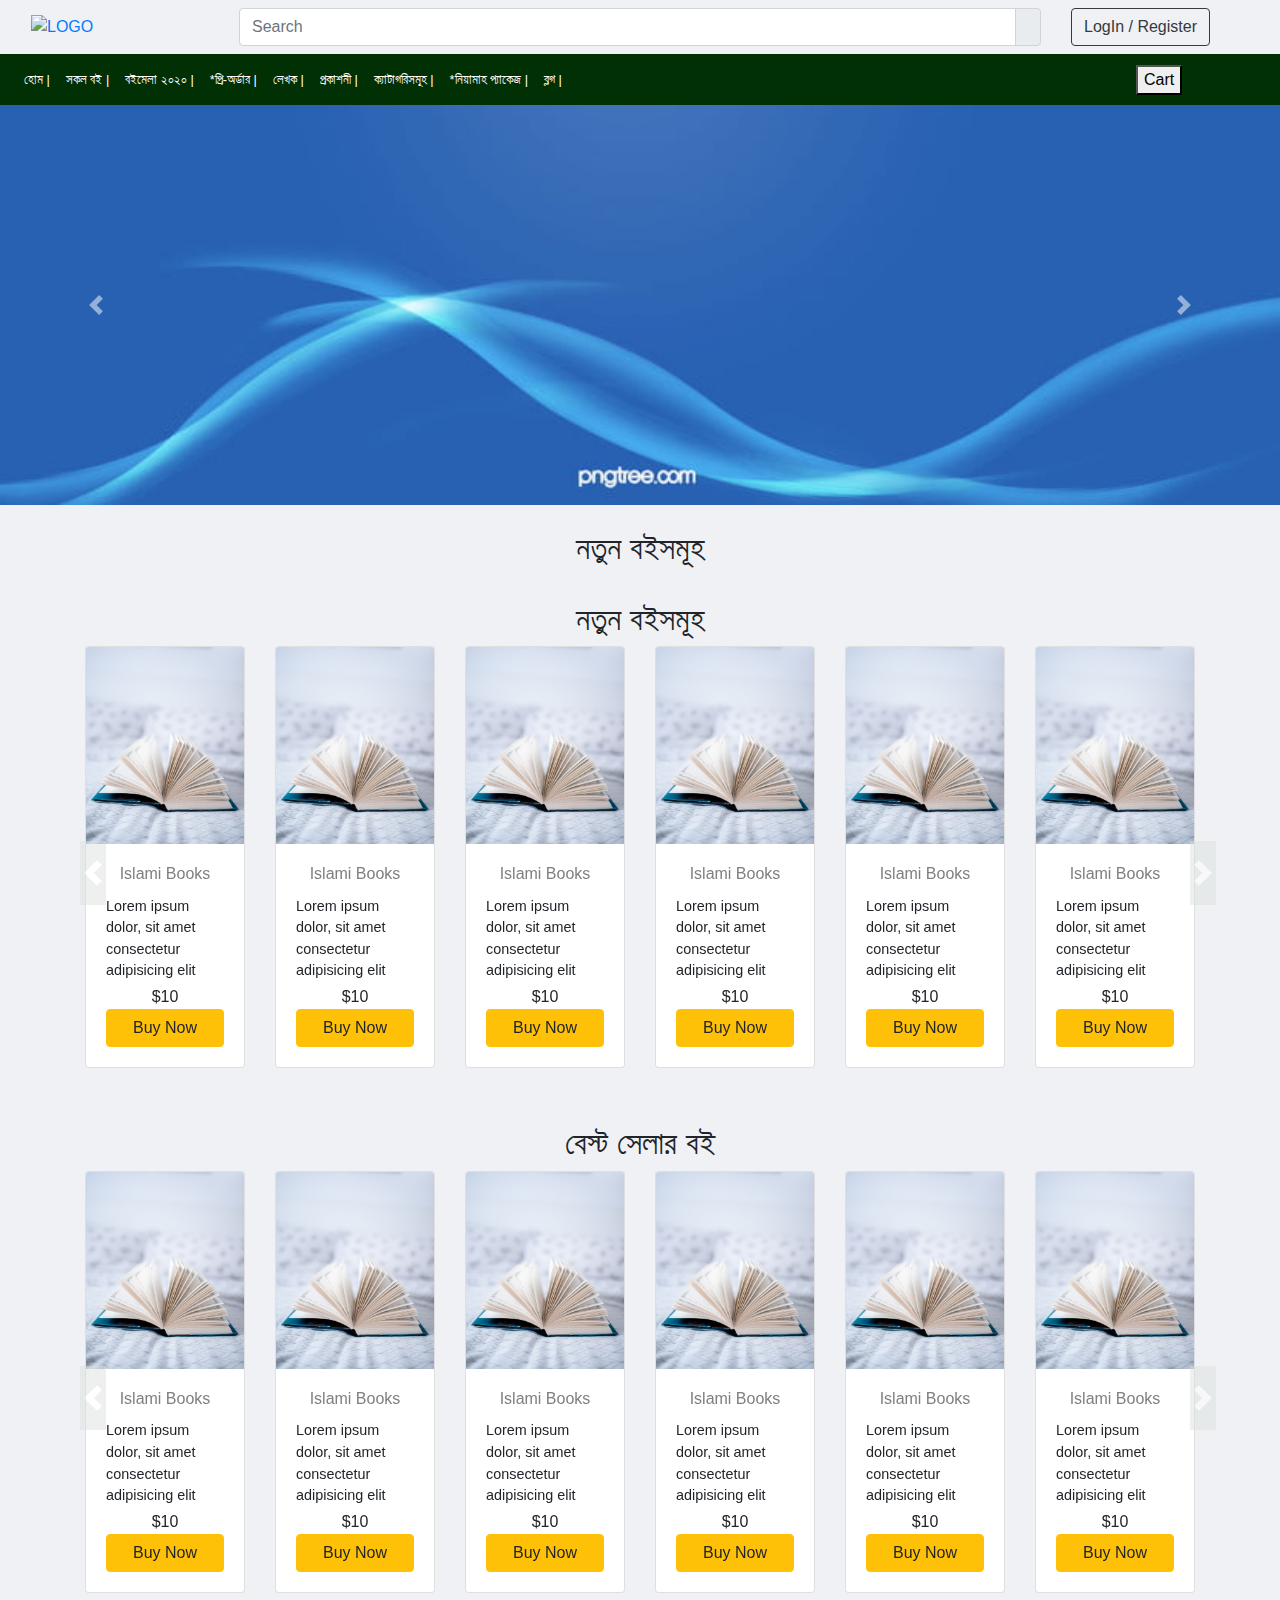
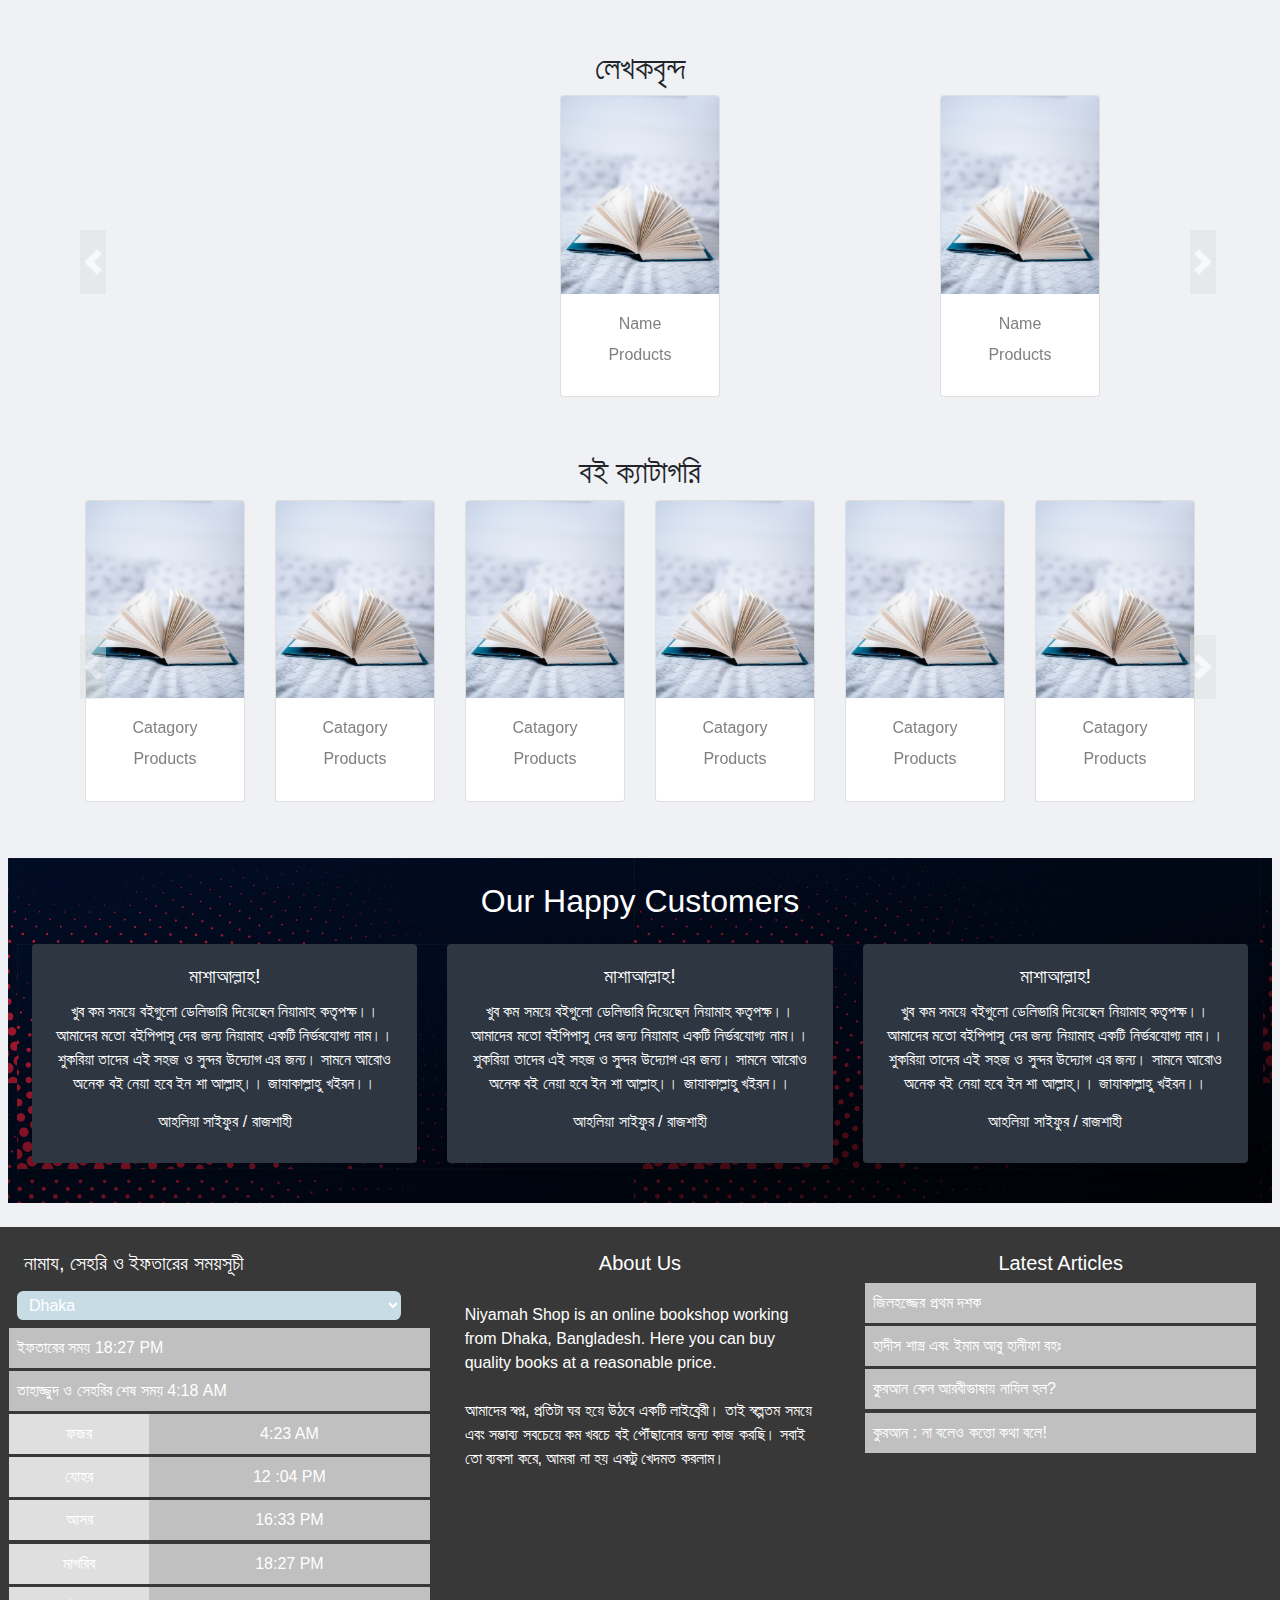
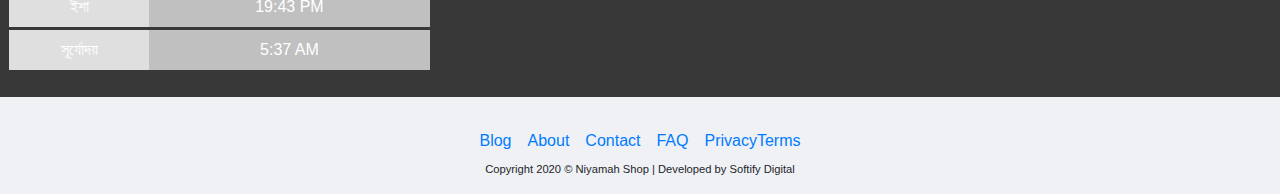
<file: home.html>
<!DOCTYPE html>
<html lang="en">
  <head>
    <meta charset="utf-8">
    <meta name="viewport" content="width=device-width, initial-scale=1, shrink-to-fit=no">

    <!-- Bootstrap CSS -->
    <link rel="stylesheet" href="https://maxcdn.bootstrapcdn.com/bootstrap/4.0.0/css/bootstrap.min.css" integrity="sha384-Gn5384xqQ1aoWXA+058RXPxPg6fy4IWvTNh0E263XmFcJlSAwiGgFAW/dAiS6JXm" crossorigin="anonymous">

    <title>Niyamah</title>

  
    <link
      rel="stylesheet"
      href="https://maxcdn.bootstrapcdn.com/bootstrap/4.5.2/css/bootstrap.min.css"
    />
    <link
      rel="stylesheet"
      href="https://pro.fontawesome.com/releases/v5.10.0/css/all.css"
      integrity="sha384-AYmEC3Yw5cVb3ZcuHtOA93w35dYTsvhLPVnYs9eStHfGJvOvKxVfELGroGkvsg+p"
      crossorigin="anonymous"
    />
    <link rel="stylesheet" type="text/css" href="./style.css" />
 
  </head>

  <body>


    <nav class="navbar navbar-dark default-color">
        <div class="col-md-2 logo-pic">
          <a id="logoId" class="" href="#"><img alt="LOGO" /></a>
        </div>
  
        <div class="col-md-8">
          <div class="input-group md-form form-sm form-2 pl-0">
              <input class="form-control my-0 py-1 lime-border" type="text" placeholder="Search" aria-label="Search">
              <div class="input-group-append">
                <span class="input-group-text lime lighten-2" id="basic-text1"><i class="fas fa-search text-grey"
                    aria-hidden="true"></i></span>
              </div>
            </div>
          </form>
        </div>
        <div class="col-md-2">
  
          <button class="btn btn-outline-dark">LogIn / Register</button>
        </div>
    </nav>

    <div class="navbar navbar-expand-lg navbar-inverse bg-inverse  nav-catagory" >
 
        <button class="navbar-toggler" type="button" data-toggle="collapse" data-target="#navbarNav" aria-controls="navbarNav" aria-expanded="false" aria-label="Toggle navigation">
          <span class="navbar-toggler-icon"><i class="fa fa-bars" aria-hidden="true"></i>
          </span>
        </button>
    
        <div class="collapse navbar-collapse" id="navbarNav">
          <ul class="navbar-nav">
       
            <li class="nav-item">
                <a class="nav-link" href="#">হোম  <span>|</span></a>
              </li>

            <li class="nav-item">
              <a class="nav-link" href="#">সকল বই  <span>|</span></a>
            </li>
            <li class="nav-item">
              <a class="nav-link" href="#">বইমেলা ২০২০  <span>|</span></a>
            </li>
            <li class="nav-item">
              <a class="nav-link " href="#">  *প্রি-অর্ডার  <span>|</span></a>
            </li>
          
            <li class="nav-item">
                <a class="nav-link " href="#">    লেখক  <span>|</span></a>
              </li>
              <li class="nav-item">
                <a class="nav-link " href="#">    প্রকাশনী  <span>|</span></a>
              </li>
              <li class="nav-item">
                <a class="nav-link " href="#">     ক্যাটাগরিসমূহ  <span>|</span></a>
              </li>
              <li class="nav-item">
                <a class="nav-link " href="#">      *নিয়ামাহ প্যাকেজ   <span>|</span></a>
              </li>
              <li class="nav-item">
                <a class="nav-link " href="#">           ব্লগ   <span>|</span>
                </a>
              </li>
        </ul>

           <div class=" cart-div  " >
     
           <button class="cart-button"> Cart </button>
           </div> 
       


</div>
</div>



<!-- Carousal-->
<div id="carouselExampleControls" class="carousel slide" data-ride="carousel">
    <div class="carousel-inner">
      <div class="carousel-item active">
        <img class="d-block w-100" src="./5056179b42b174f.jpg" alt="First slide">
      </div>
      <div class="carousel-item">
        <img class="d-block w-100" src="./5056179b42b174f.jpg" alt="Second slide">
      </div>
      <div class="carousel-item">
        <img class="d-block w-100" src="./5056179b42b174f.jpg" alt="Third slide">
      </div>
    </div>
    <a class="carousel-control-prev" href="#carouselExampleControls" role="button" data-slide="prev">
      <span class="carousel-control-prev-icon" aria-hidden="true"></span>
      <span class="sr-only">Previous</span>
    </a>
    <a class="carousel-control-next" href="#carouselExampleControls" role="button" data-slide="next">
      <span class="carousel-control-next-icon" aria-hidden="true"></span>
      <span class="sr-only">Next</span>
    </a>
  </div>
<!-- Set up your HTML -->


<div class="container-fluid mt-4">

  <h2 class="d-flex align-items-center justify-content-center">নতুন বইসমূহ</h2>
<div class="row">
<div class="product-demo">

  
</div>
</div>
</div>

         <div class="container-fluid mt-4">

            <h2 class="d-flex align-items-center justify-content-center">নতুন বইসমূহ</h2>
      <div class="row">
        <div class="col-sm-12">
          <div id="inam" class="carousel slide" data-ride="carousel" data-interval="false">
            <div class="carousel-inner">
              <div class="carousel-item active">
                <div class="container">
                  <div class="row" id="product-show">
                    <div class="col-lg-2 col-md-4 col-sm-4 ">
                        <div class="card bestseller-div" >
                          <img src="./book.png" class="card-img-top" />
                          <div class="card-body d-flex justify-content-center flex-column">
                            <h4 class="card-title book-title-new d-flex justify-content-center">
                              Islami Books
                            </h4>
                            <div class="card-paragragh d-flex justify-content-center">
                              Lorem ipsum dolor, sit amet consectetur adipisicing elit
                            </div>
                            <span class="card-price d-flex justify-content-center">$10</span>
                            <button
                              type="button"
                              class="btn btn-warning d-flex justify-content-center"
                            >
                              Buy Now
                            </button>
                          </div>
                        </div>
                      </div>

                      <div class="col-lg-2 col-md-4 col-sm-4 ">
                        <div class="card bestseller-div" >
                          <img src="./book.png" class="card-img-top" />
                          <div class="card-body d-flex justify-content-center flex-column">
                            <h4 class="card-title book-title-new d-flex justify-content-center">
                              Islami Books
                            </h4>
                            <div class="card-paragragh d-flex justify-content-center">
                              Lorem ipsum dolor, sit amet consectetur adipisicing elit
                            </div>
                            <span class="card-price d-flex justify-content-center">$10</span>
                            <button
                              type="button"
                              class="btn btn-warning d-flex justify-content-center"
                            >
                              Buy Now
                            </button>
                          </div>
                        </div>
                      </div>
                      <div class="col-lg-2 col-md-4 col-sm-4 ">
                        <div class="card bestseller-div" >
                          <img src="./book.png" class="card-img-top" />
                          <div class="card-body d-flex justify-content-center flex-column">
                            <h4 class="card-title book-title-new d-flex justify-content-center">
                              Islami Books
                            </h4>
                            <div class="card-paragragh d-flex justify-content-center">
                              Lorem ipsum dolor, sit amet consectetur adipisicing elit
                            </div>
                            <span class="card-price d-flex justify-content-center">$10</span>
                            <button
                              type="button"
                              class="btn btn-warning d-flex justify-content-center"
                            >
                              Buy Now
                            </button>
                          </div>
                        </div>
                      </div>
                      <div class="col-lg-2 col-md-4 col-sm-4 ">
                        <div class="card bestseller-div" >
                          <img src="./book.png" class="card-img-top" />
                          <div class="card-body d-flex justify-content-center flex-column">
                            <h4 class="card-title book-title-new d-flex justify-content-center">
                              Islami Books
                            </h4>
                            <div class="card-paragragh d-flex justify-content-center">
                              Lorem ipsum dolor, sit amet consectetur adipisicing elit
                            </div>
                            <span class="card-price d-flex justify-content-center">$10</span>
                            <button
                              type="button"
                              class="btn btn-warning d-flex justify-content-center"
                            >
                              Buy Now
                            </button>
                          </div>
                        </div>
                      </div>
                      <div class="col-lg-2 col-md-4 col-sm-4 ">
                        <div class="card bestseller-div" >
                          <img src="./book.png" class="card-img-top" />
                          <div class="card-body d-flex justify-content-center flex-column">
                            <h4 class="card-title book-title-new d-flex justify-content-center">
                              Islami Books
                            </h4>
                            <div class="card-paragragh d-flex justify-content-center">
                              Lorem ipsum dolor, sit amet consectetur adipisicing elit
                            </div>
                            <span class="card-price d-flex justify-content-center">$10</span>
                            <button
                              type="button"
                              class="btn btn-warning d-flex justify-content-center"
                            >
                              Buy Now
                            </button>
                          </div>
                        </div>
                      </div>
                      <div class="col-lg-2 col-md-4 col-sm-4 ">
                        <div class="card bestseller-div" >
                          <img src="./book.png" class="card-img-top" />
                          <div class="card-body d-flex justify-content-center flex-column">
                            <h4 class="card-title book-title-new d-flex justify-content-center">
                              Islami Books
                            </h4>
                            <div class="card-paragragh d-flex justify-content-center">
                              Lorem ipsum dolor, sit amet consectetur adipisicing elit
                            </div>
                            <span class="card-price d-flex justify-content-center">$10</span>
                            <button
                              type="button"
                              class="btn btn-warning d-flex justify-content-center"
                            >
                              Buy Now
                            </button>
                          </div>
                        </div>
                      </div>
                  </div>
                </div>
              </div>
              <div class="carousel-item">
                <div class="container">
                  <div class="row">
                    <div class="col-lg-2 col-md-4 col-sm-4 ">
                        <div class="card bestseller-div" >
                          <img src="./book.png" class="card-img-top" />
                          <div class="card-body d-flex justify-content-center flex-column">
                            <h4 class="card-title book-title-new d-flex justify-content-center">
                              Islami Books
                            </h4>
                            <div class="card-paragragh d-flex justify-content-center">
                              Lorem ipsum dolor, sit amet consectetur adipisicing elit
                            </div>
                            <span class="card-price d-flex justify-content-center">$10</span>
                            <button
                              type="button"
                              class="btn btn-warning d-flex justify-content-center"
                            >
                              Buy Now
                            </button>
                          </div>
                        </div>
                      </div>
                      <div class="col-lg-2 col-md-4 col-sm-4 ">
                        <div class="card bestseller-div" >
                          <img src="./book.png" class="card-img-top" />
                          <div class="card-body d-flex justify-content-center flex-column">
                            <h4 class="card-title book-title-new d-flex justify-content-center">
                              Islami Books
                            </h4>
                            <div class="card-paragragh d-flex justify-content-center">
                              Lorem ipsum dolor, sit amet consectetur adipisicing elit
                            </div>
                            <span class="card-price d-flex justify-content-center">$10</span>
                            <button
                              type="button"
                              class="btn btn-warning d-flex justify-content-center"
                            >
                              Buy Now
                            </button>
                          </div>
                        </div>
                      </div>
                      <div class="col-lg-2 col-md-4 col-sm-4 ">
                        <div class="card bestseller-div" >
                          <img src="./book.png" class="card-img-top" />
                          <div class="card-body d-flex justify-content-center flex-column">
                            <h4 class="card-title book-title-new d-flex justify-content-center">
                              Islami Books
                            </h4>
                            <div class="card-paragragh d-flex justify-content-center">
                              Lorem ipsum dolor, sit amet consectetur adipisicing elit
                            </div>
                            <span class="card-price d-flex justify-content-center">$10</span>
                            <button
                              type="button"
                              class="btn btn-warning d-flex justify-content-center"
                            >
                              Buy Now
                            </button>
                          </div>
                        </div>
                      </div>
                      <div class="col-lg-2 col-md-4 col-sm-4 ">
                        <div class="card bestseller-div" >
                          <img src="./book.png" class="card-img-top" />
                          <div class="card-body d-flex justify-content-center flex-column">
                            <h4 class="card-title book-title-new d-flex justify-content-center">
                              Islami Books
                            </h4>
                            <div class="card-paragragh d-flex justify-content-center">
                              Lorem ipsum dolor, sit amet consectetur adipisicing elit
                            </div>
                            <span class="card-price d-flex justify-content-center">$10</span>
                            <button
                              type="button"
                              class="btn btn-warning d-flex justify-content-center"
                            >
                              Buy Now
                            </button>
                          </div>
                        </div>
                      </div>
             
                      <div class="col-lg-2 col-md-4 col-sm-4 ">
                        <div class="card bestseller-div" >
                          <img src="./book.png" class="card-img-top" />
                          <div class="card-body d-flex justify-content-center flex-column">
                            <h4 class="card-title book-title-new d-flex justify-content-center">
                              Islami Books
                            </h4>
                            <div class="card-paragragh d-flex justify-content-center">
                              Lorem ipsum dolor, sit amet consectetur adipisicing elit
                            </div>
                            <span class="card-price d-flex justify-content-center">$10</span>
                            <button
                              type="button"
                              class="btn btn-warning d-flex justify-content-center"
                            >
                              Buy Now
                            </button>
                          </div>
                        </div>
                      </div>
                      <div class="col-lg-2 col-md-4 col-sm-4 ">
                        <div class="card bestseller-div" >
                          <img src="./book.png" class="card-img-top" />
                          <div class="card-body d-flex justify-content-center flex-column">
                            <h4 class="card-title book-title-new d-flex justify-content-center">
                              Islami Books
                            </h4>
                            <div class="card-paragragh d-flex justify-content-center">
                              Lorem ipsum dolor, sit amet consectetur adipisicing elit
                            </div>
                            <span class="card-price d-flex justify-content-center">$10</span>
                            <button
                              type="button"
                              class="btn btn-warning d-flex justify-content-center"
                            >
                              Buy Now
                            </button>
                          </div>
                        </div>
                      </div>
                  </div>
                </div>
              </div>
            </div>
            <a href="#inam" class="carousel-control-prev" data-slide="prev">
              <span class="carousel-control-prev-icon cursor-left"></span>
            </a>
            <a href="#inam" class="carousel-control-next" data-slide="next">
              <span class="carousel-control-next-icon cursor-right"></span>
            </a>
          </div>
        </div>
      </div>
    </div>


 

    <div class="container-fluid mt-4 ">

        <h2 class="d-flex align-items-center justify-content-center">বেস্ট সেলার বই</h2>
  <div class="row">
    <div class="col-sm-12">
      <div id="inam1" class="carousel slide" data-ride="carousel" data-interval="false">
        <div class="carousel-inner">
          <div class="carousel-item active">
            <div class="container">
              <div class="row">
                <div class="col-lg-2 col-md-4 col-sm-4">
                    <div class="card bestseller-div" >
                      <img src="./book.png" class="card-img-top" />
                      <div class="card-body d-flex justify-content-center flex-column">
                        <h4 class="card-title book-title-new d-flex justify-content-center">
                          Islami Books
                        </h4>
                        <div class="card-paragragh d-flex justify-content-center">
                          Lorem ipsum dolor, sit amet consectetur adipisicing elit
                        </div>
                        <span class="card-price d-flex justify-content-center">$10</span>
                        <button
                          type="button"
                          class="btn btn-warning d-flex justify-content-center"
                        >
                          Buy Now
                        </button>
                      </div>
                    </div>
                  </div>

                  <div class="col-lg-2 col-md-4 col-sm-4">
                    <div class="card bestseller-div">
                      <img src="./book.png" class="card-img-top" />
                      <div class="card-body d-flex justify-content-center flex-column">
                        <h4 class="card-title book-title-new d-flex justify-content-center">
                          Islami Books
                        </h4>
                        <div class="card-paragragh d-flex justify-content-center">
                          Lorem ipsum dolor, sit amet consectetur adipisicing elit
                        </div>
                        <span class="card-price d-flex justify-content-center">$10</span>
                        <button
                          type="button"
                          class="btn btn-warning d-flex justify-content-center"
                        >
                          Buy Now
                        </button>
                      </div>
                    </div>
                  </div>
                  <div class="col-lg-2 col-md-4 col-sm-4">
                    <div class="card bestseller-div" >
                      <img src="./book.png" class="card-img-top" />
                      <div class="card-body d-flex justify-content-center flex-column">
                        <h4 class="card-title book-title-new d-flex justify-content-center">
                          Islami Books
                        </h4>
                        <div class="card-paragragh d-flex justify-content-center">
                          Lorem ipsum dolor, sit amet consectetur adipisicing elit
                        </div>
                        <span class="card-price d-flex justify-content-center">$10</span>
                        <button
                          type="button"
                          class="btn btn-warning d-flex justify-content-center"
                        >
                          Buy Now
                        </button>
                      </div>
                    </div>
                  </div>
                  <div class="col-lg-2 col-md-4 col-sm-4">
                    <div class="card bestseller-div" >
                      <img src="./book.png" class="card-img-top" />
                      <div class="card-body d-flex justify-content-center flex-column">
                        <h4 class="card-title book-title-new d-flex justify-content-center">
                          Islami Books
                        </h4>
                        <div class="card-paragragh d-flex justify-content-center">
                          Lorem ipsum dolor, sit amet consectetur adipisicing elit
                        </div>
                        <span class="card-price d-flex justify-content-center">$10</span>
                        <button
                          type="button"
                          class="btn btn-warning d-flex justify-content-center"
                        >
                          Buy Now
                        </button>
                      </div>
                    </div>
                  </div>
                  <div class="col-lg-2 col-md-4 col-sm-4">
                    <div class="card bestseller-div" >
                      <img src="./book.png" class="card-img-top" />
                      <div class="card-body d-flex justify-content-center flex-column">
                        <h4 class="card-title book-title-new d-flex justify-content-center">
                          Islami Books
                        </h4>
                        <div class="card-paragragh d-flex justify-content-center">
                          Lorem ipsum dolor, sit amet consectetur adipisicing elit
                        </div>
                        <span class="card-price d-flex justify-content-center">$10</span>
                        <button
                          type="button"
                          class="btn btn-warning d-flex justify-content-center"
                        >
                          Buy Now
                        </button>
                      </div>
                    </div>
                  </div>
                  <div class="col-lg-2 col-md-4 col-sm-4">
                    <div class="card bestseller-div" >
                      <img src="./book.png" class="card-img-top" />
                      <div class="card-body d-flex justify-content-center flex-column">
                        <h4 class="card-title book-title-new d-flex justify-content-center">
                          Islami Books
                        </h4>
                        <div class="card-paragragh d-flex justify-content-center">
                          Lorem ipsum dolor, sit amet consectetur adipisicing elit
                        </div>
                        <span class="card-price d-flex justify-content-center">$10</span>
                        <button
                          type="button"
                          class="btn btn-warning d-flex justify-content-center"
                        >
                          Buy Now
                        </button>
                      </div>
                    </div>
                  </div>
              </div>
            </div>
          </div>
          <div class="carousel-item">
            <div class="container">
              <div class="row">
                <div class="col-lg-2 col-md-4 col-sm-4">
                    <div class="card bestseller-div" >
                      <img src="./book.png" class="card-img-top" />
                      <div class="card-body d-flex justify-content-center flex-column">
                        <h4 class="card-title book-title-new d-flex justify-content-center">
                          Islami Books
                        </h4>
                        <div class="card-paragragh d-flex justify-content-center">
                          Lorem ipsum dolor, sit amet consectetur adipisicing elit
                        </div>
                        <span class="card-price d-flex justify-content-center">$10</span>
                        <button
                          type="button"
                          class="btn btn-warning d-flex justify-content-center"
                        >
                          Buy Now
                        </button>
                      </div>
                    </div>
                  </div>
                  <div class="col-lg-2 col-md-4 col-sm-4">
                    <div class="card bestseller-div" >
                      <img src="./book.png" class="card-img-top" />
                      <div class="card-body d-flex justify-content-center flex-column">
                        <h4 class="card-title book-title-new d-flex justify-content-center">
                          Islami Books
                        </h4>
                        <div class="card-paragragh d-flex justify-content-center">
                          Lorem ipsum dolor, sit amet consectetur adipisicing elit
                        </div>
                        <span class="card-price d-flex justify-content-center">$10</span>
                        <button
                          type="button"
                          class="btn btn-warning d-flex justify-content-center"
                        >
                          Buy Now
                        </button>
                      </div>
                    </div>
                  </div>
                  <div class="col-lg-2 col-md-4 col-sm-4">
                    <div class="card bestseller-div" >
                      <img src="./book.png" class="card-img-top" />
                      <div class="card-body d-flex justify-content-center flex-column">
                        <h4 class="card-title book-title-new d-flex justify-content-center">
                          Islami Books
                        </h4>
                        <div class="card-paragragh d-flex justify-content-center">
                          Lorem ipsum dolor, sit amet consectetur adipisicing elit
                        </div>
                        <span class="card-price d-flex justify-content-center">$10</span>
                        <button
                          type="button"
                          class="btn btn-warning d-flex justify-content-center"
                        >
                          Buy Now
                        </button>
                      </div>
                    </div>
                  </div>
                  <div class="col-lg-2 col-md-4 col-sm-4">
                    <div class="card bestseller-div" >
                      <img src="./book.png" class="card-img-top" />
                      <div class="card-body d-flex justify-content-center flex-column">
                        <h4 class="card-title book-title-new d-flex justify-content-center">
                          Islami Books
                        </h4>
                        <div class="card-paragragh d-flex justify-content-center">
                          Lorem ipsum dolor, sit amet consectetur adipisicing elit
                        </div>
                        <span class="card-price d-flex justify-content-center">$10</span>
                        <button
                          type="button"
                          class="btn btn-warning d-flex justify-content-center"
                        >
                          Buy Now
                        </button>
                      </div>
                    </div>
                  </div>
         
                  <div class="col-lg-2 col-md-4 col-sm-4">
                    <div class="card bestseller-div" >
                      <img src="./book.png" class="card-img-top" />
                      <div class="card-body d-flex justify-content-center flex-column">
                        <h4 class="card-title book-title-new d-flex justify-content-center">
                          Islami Books
                        </h4>
                        <div class="card-paragragh d-flex justify-content-center">
                          Lorem ipsum dolor, sit amet consectetur adipisicing elit
                        </div>
                        <span class="card-price d-flex justify-content-center">$10</span>
                        <button
                          type="button"
                          class="btn btn-warning d-flex justify-content-center"
                        >
                          Buy Now
                        </button>
                      </div>
                    </div>
                  </div>
                  <div class="col-lg-2 col-md-4 col-sm-4">
                    <div class="card bestseller-div" >
                      <img src="./book.png" class="card-img-top" />
                      <div class="card-body d-flex justify-content-center flex-column">
                        <h4 class="card-title book-title-new d-flex justify-content-center">
                          Islami Books
                        </h4>
                        <div class="card-paragragh d-flex justify-content-center">
                          Lorem ipsum dolor, sit amet consectetur adipisicing elit
                        </div>
                        <span class="card-price d-flex justify-content-center">$10</span>
                        <button
                          type="button"
                          class="btn btn-warning d-flex justify-content-center"
                        >
                          Buy Now
                        </button>
                      </div>
                    </div>
                  </div>
              </div>
            </div>
          </div>
        </div>
        <a href="#inam1" class="carousel-control-prev" data-slide="prev">
          <span class="carousel-control-prev-icon cursor-left"></span>
        </a>
        <a href="#inam1" class="carousel-control-next" data-slide="next">
          <span class="carousel-control-next-icon cursor-right"></span>
        </a>
      </div>
    </div>
  </div>
</div>
   





<div class="container-fluid mt-4">

    <h2 class="d-flex align-items-center justify-content-center">লেখকবৃন্দ</h2>
<div class="row">
<div class="col-sm-12">
  <div id="inam2" class="carousel slide" data-ride="carousel" data-interval="false">
    <div class="carousel-inner">
      <div class="carousel-item active">
        <div class="container">


     

          <div class="row">
          
              <div class="col-lg-4 col-md-4 col-sm-4">
            
              </div>
              <div class="col-lg-4 col-md-4 col-sm-4">
                <div class="card bestseller-div" >
                    <img src="./book.png" class="card-img-top" />
                    <div class="card-body d-flex justify-content-center flex-column">
                      <h4 class="card-title book-title-new d-flex justify-content-center">
                        Name
                      </h4>
                      <h4 class="card-title book-title-new d-flex justify-content-center">
                        Products
                      </h4>
                    </div>
                </div>
              </div>
              <div class="col-lg-4 col-md-4 col-sm-4">
                <div class="card bestseller-div" >
                    <img src="./book.png" class="card-img-top" />
                    <div class="card-body d-flex justify-content-center flex-column">
                      <h4 class="card-title book-title-new d-flex justify-content-center">
                        Name
                      </h4>
                      <h4 class="card-title book-title-new d-flex justify-content-center">
                        Products
                      </h4>
                    </div>
                </div>
              </div>
         
          </div>
        </div>
      </div>
      <div class="carousel-item">
        <div class="container">
          <div class="row">
            <div class="col-lg-4 col-md-4 col-sm-4">
                <div class="card bestseller-div" >
                    <img src="./book.png" class="card-img-top" />
                    <div class="card-body d-flex justify-content-center flex-column">
                      <h4 class="card-title book-title-new d-flex justify-content-center">
                        Name
                      </h4>
                      <h4 class="card-title book-title-new d-flex justify-content-center">
                        Products
                      </h4>
                    </div></div>              </div>
              <div class="col-lg-4 col-md-4 col-sm-4">
                <div class="card bestseller-div" >
                    <img src="./book.png" class="card-img-top" />
                    <div class="card-body d-flex justify-content-center flex-column">
                      <h4 class="card-title book-title-new d-flex justify-content-center">
                        Name
                      </h4>
                      <h4 class="card-title book-title-new d-flex justify-content-center">
                        Products
                      </h4>
                    </div>
                    </div>
              </div>
              <div class="col-lg-4 col-md-4 col-sm-4">
                <div class="card bestseller-div" >
                    <img src="./book.png" class="card-img-top" />
                    <div class="card-body d-flex justify-content-center flex-column">
                      <h4 class="card-title book-title-new d-flex justify-content-center">
                        Name
                      </h4>
                      <h4 class="card-title book-title-new d-flex justify-content-center">
                        Products
                      </h4>
                    </div>
              </div></div>
         
             
     
       
          </div>
        </div>
      </div>
    </div>
    <a href="#inam2" class="carousel-control-prev" data-slide="prev">
      <span class="carousel-control-prev-icon cursor-left"></span>
    </a>
    <a href="#inam2" class="carousel-control-next" data-slide="next">
      <span class="carousel-control-next-icon cursor-right"></span>
    </a>
  </div>
</div>
</div>
</div>
<!-- new-->

<div class="container-fluid mt-4">
<!-- new-->
    <h2 class="d-flex align-items-center justify-content-center">বই ক্যাটাগরি</h2>
    <div class="row">
      <div class="col-sm-12">
        <div id="inam5" class="carousel slide" data-ride="carousel" data-interval="false">
          <div class="carousel-inner">
            <div class="carousel-item active">
              <div class="container">
                <div class="row">
                  <div class="col-lg-2 col-md-4 col-sm-4">
                    <div class="card bestseller-div" >
                      <img src="./book.png" class="card-img-top" />
                      <div class="card-body d-flex justify-content-center flex-column">
                        <h4 class="card-title book-title-new d-flex justify-content-center">
                          Catagory
                        </h4>
                        <h4 class="card-title book-title-new d-flex justify-content-center">
                          Products
                        </h4>
                      </div>
                    </div>
                    </div>
  
                    <div class="col-lg-2 col-md-4 col-sm-4">
                      <div class="card bestseller-div" >
                        <img src="./book.png" class="card-img-top" />
                        <div class="card-body d-flex justify-content-center flex-column">
                          <h4 class="card-title book-title-new d-flex justify-content-center">
                            Catagory
                          </h4>
                          <h4 class="card-title book-title-new d-flex justify-content-center">
                            Products
                          </h4>
                        </div>
                      </div>
                    </div>
                    <div class="col-lg-2 col-md-4 col-sm-4">
                      <div class="card bestseller-div" >
                        <img src="./book.png" class="card-img-top" />
                        <div class="card-body d-flex justify-content-center flex-column">
                          <h4 class="card-title book-title-new d-flex justify-content-center">
                            Catagory
                          </h4>
                          <h4 class="card-title book-title-new d-flex justify-content-center">
                            Products
                          </h4>
                        </div>
                      </div>
                    </div>
                    <div class="col-lg-2 col-md-4 col-sm-4">
                      <div class="card bestseller-div" >
                        <img src="./book.png" class="card-img-top" />
                        <div class="card-body d-flex justify-content-center flex-column">
                          <h4 class="card-title book-title-new d-flex justify-content-center">
                            Catagory
                          </h4>
                          <h4 class="card-title book-title-new d-flex justify-content-center">
                            Products
                          </h4>
                        </div>
                      </div>
                    </div>
                    <div class="col-lg-2 col-md-4 col-sm-4">
                      <div class="card bestseller-div" >
                        <img src="./book.png" class="card-img-top" />
                        <div class="card-body d-flex justify-content-center flex-column">
                          <h4 class="card-title book-title-new d-flex justify-content-center">
                            Catagory
                          </h4>
                          <h4 class="card-title book-title-new d-flex justify-content-center">
                            Products
                          </h4>
                        </div>
                      </div>
                    </div>
                    <div class="col-lg-2 col-md-4 col-sm-4">
                      <div class="card bestseller-div" >
                        <img src="./book.png" class="card-img-top" />
                        <div class="card-body d-flex justify-content-center flex-column">
                          <h4 class="card-title book-title-new d-flex justify-content-center">
                            Catagory
                          </h4>
                          <h4 class="card-title book-title-new d-flex justify-content-center">
                            Products
                          </h4>
                        </div>
                      </div>
                    </div>
                </div>
              </div>
            </div>
            <div class="carousel-item">
              <div class="container">
                <div class="row">
                  <div class="col-lg-2 col-md-4 col-sm-4">
                    <div class="card bestseller-div" >
                      <img src="./book.png" class="card-img-top" />
                      <div class="card-body d-flex justify-content-center flex-column">
                        <h4 class="card-title book-title-new d-flex justify-content-center">
                          Catagory
                        </h4>
                        <h4 class="card-title book-title-new d-flex justify-content-center">
                          Products
                        </h4>
                      </div>
                    </div>
                    </div>
                    <div class="col-lg-2 col-md-4 col-sm-4">
                      <div class="card bestseller-div" >
                        <img src="./book.png" class="card-img-top" />
                        <div class="card-body d-flex justify-content-center flex-column">
                          <h4 class="card-title book-title-new d-flex justify-content-center">
                            Catagory
                          </h4>
                          <h4 class="card-title book-title-new d-flex justify-content-center">
                            Products
                          </h4>
                        </div>
                      </div>
                    </div>
                    <div class="col-lg-2 col-md-4 col-sm-4">
                      <div class="card bestseller-div" >
                        <img src="./book.png" class="card-img-top" />
                        <div class="card-body d-flex justify-content-center flex-column">
                          <h4 class="card-title book-title-new d-flex justify-content-center">
                            Catagory
                          </h4>
                          <h4 class="card-title book-title-new d-flex justify-content-center">
                            Products
                          </h4>
                        </div>
                      </div>
                    </div>
                    <div class="col-lg-2 col-md-4 col-sm-4">
                      <div class="card bestseller-div" >
                        <img src="./book.png" class="card-img-top" />
                        <div class="card-body d-flex justify-content-center flex-column">
                          <h4 class="card-title book-title-new d-flex justify-content-center">
                            Catagory
                          </h4>
                          <h4 class="card-title book-title-new d-flex justify-content-center">
                            Products
                          </h4>
                        </div>
                      </div>
                    </div>
           
                    <div class="col-lg-2 col-md-4 col-sm-4">
                      <div class="card bestseller-div" >
                        <img src="./book.png" class="card-img-top" />
                        <div class="card-body d-flex justify-content-center flex-column">
                          <h4 class="card-title book-title-new d-flex justify-content-center">
                            Catagory
                          </h4>
                          <h4 class="card-title book-title-new d-flex justify-content-center">
                            Products
                          </h4>
                        </div>
                      </div>
                    </div>
                    <div class="col-lg-2 col-md-4 col-sm-4">
                      <div class="card bestseller-div" >
                        <img src="./book.png" class="card-img-top" />
                        <div class="card-body d-flex justify-content-center flex-column">
                          <h4 class="card-title book-title-new d-flex justify-content-center">
                            Catagory
                          </h4>
                          <h4 class="card-title book-title-new d-flex justify-content-center">
                            Products
                          </h4>
                        </div>
                      </div>
                    </div>
                </div>
              </div>
            </div>
          </div>
          <a href="#inam5" class="carousel-control-prev" data-slide="prev">
            <span class="carousel-control-prev-icon cursor-left"></span>
          </a>
          <a href="#inam5" class="carousel-control-next" data-slide="next">
            <span class="carousel-control-next-icon cursor-right"></span>
          </a>
        </div>
      </div>
    </div>
</div>

<div class="mt-4 m-2 p-4 customer-section " >
    <h2 class="d-flex align-items-center justify-content-center" style="color:white;">Our Happy Customers</h2>
    <div class="row mt-4 customer-section">
      <div class="col-sm">
        <div class="card text-center customer-card">
          
            <div class="card-body ">
              <h5 class="card-title">মাশাআল্লাহ!</h5>
              <p class="card-text">খুব কম সময়ে বইগুলো ডেলিভারি দিয়েছেন নিয়ামাহ কতৃপক্ষ।। আমাদের মতো বইপিপাসু দের জন্য নিয়ামাহ একটি নির্ভরযোগ্য নাম।। শুকরিয়া তাদের এই সহজ ও সুন্দর উদ্যোগ এর জন্য। সামনে আরোও অনেক বই নেয়া হবে ইন শা আল্লাহ্‌।। জাযাকাল্লাহু খইরন।।</p>
              <h6 class="card-title">আহলিয়া সাইফুর / রাজশাহী</h6>
              
            </div>
        
          </div>
      </div>
      <div class="col-sm">
        <div class="card text-center customer-card">
          
            <div class="card-body ">
              <h5 class="card-title">মাশাআল্লাহ!</h5>
              <p class="card-text">খুব কম সময়ে বইগুলো ডেলিভারি দিয়েছেন নিয়ামাহ কতৃপক্ষ।। আমাদের মতো বইপিপাসু দের জন্য নিয়ামাহ একটি নির্ভরযোগ্য নাম।। শুকরিয়া তাদের এই সহজ ও সুন্দর উদ্যোগ এর জন্য। সামনে আরোও অনেক বই নেয়া হবে ইন শা আল্লাহ্‌।। জাযাকাল্লাহু খইরন।।</p>
              <h6 class="card-title">আহলিয়া সাইফুর / রাজশাহী</h6>
              
            </div>
        
          </div>
      </div>
      <div class="col-sm">
        <div class="card text-center customer-card">
          
            <div class="card-body ">
              <h5 class="card-title">মাশাআল্লাহ!</h5>
              <p class="card-text">খুব কম সময়ে বইগুলো ডেলিভারি দিয়েছেন নিয়ামাহ কতৃপক্ষ।। আমাদের মতো বইপিপাসু দের জন্য নিয়ামাহ একটি নির্ভরযোগ্য নাম।। শুকরিয়া তাদের এই সহজ ও সুন্দর উদ্যোগ এর জন্য। সামনে আরোও অনেক বই নেয়া হবে ইন শা আল্লাহ্‌।। জাযাকাল্লাহু খইরন।।</p>
              <h6 class="card-title">আহলিয়া সাইফুর / রাজশাহী</h6>
              
            </div>
        
          </div>
      </div>
    </div>
  </div>

  <div class=" mt-4  footer-div" style="background-color: #383838; width: 100%;">
    <div class="row p-4">
      <div class="col-md-4">
       <h5>নামায, সেহরি ও ইফতারের সময়সূচী</h5>

       <div class="row">
        <div class=" p-2 col-md-12 ">
        <select  class="footer-select-option"aria-label="Sort by Popularity">
          <option value="Popularity">Dhaka</option>
          <option value="saab">Saab</option>
          <option value="mercedes">Mercedes</option>
          <option value="audi">Audi</option>
        </select> 
        </div>
        <div class=" p-2 footer-first-content col-md-12 ">ইফতারের সময় 18:27 PM</div>
        <div class=" p-2 footer-first-content col-md-12 "> তাহাজ্জুদ ও সেহরির শেষ সময় 4:18 AM</div>
       
        <div class=" p-2 footer-first-content col-md-4 d-flex justify-content-center foot-left">ফজর</div>
        <div class="col-12 p-2 footer-first-content col-md-8 d-flex justify-content-center ">4:23 AM</div>

        <div class=" p-2 footer-first-content col-md-4 d-flex justify-content-center foot-left">যোহর</div>
        <div class="col-12 p-2 footer-first-content col-md-8 d-flex justify-content-center"> 12 :04 PM</div>

        <div class=" p-2 footer-first-content col-md-4 d-flex justify-content-center foot-left">   আসর</div>
        <div class="col-12 p-2 footer-first-content col-md-8 d-flex justify-content-center">  16:33 PM</div>

        <div class=" p-2 footer-first-content col-md-4 d-flex justify-content-center foot-left">       মাগরিব</div>
        <div class="col-12 p-2 footer-first-content col-md-8 d-flex justify-content-center"> 18:27 PM</div>
        <div class=" p-2 footer-first-content col-md-4 d-flex justify-content-center foot-left">          ইশা</div>
        <div class="col-12 p-2 footer-first-content col-md-8 d-flex justify-content-center"> 
            19:43 PM</div>
        <div class=" p-2 footer-first-content col-md-4 d-flex justify-content-center foot-left">       সূর্যোদয়</div>
        <div class="col-12 p-2 footer-first-content col-md-8 d-flex justify-content-center">  5:37 AM</div>
    
 
   
    
        </div>
       
       
       
       

      

      </div>
      <div class="col-md-4">
        <h5 class="d-flex justify-content-center">About Us</h5>

        <div class="card-body">
      
            <p class="card-text pb-2">Niyamah Shop is an online bookshop working from Dhaka, Bangladesh. Here you can buy quality books at a reasonable price.</p>
            <p class="card-text">আমাদের স্বপ্ন, প্রতিটা ঘর হয়ে উঠবে একটি লাইব্রেরী। তাই স্বল্পতম সময়ে এবং সম্ভাব্য সবচেয়ে কম খরচে বই পৌঁছানোর জন্য কাজ করছি।
                সবাই তো ব্যবসা করে, আমরা না হয় একটু খেদমত করলাম।</p>
          </div>
      </div>
      <div class="col-md-4">
       <h5 class="d-flex justify-content-center">Latest Articles
     </h5>
    
     <div class=" p-2 footer-first-content col-md-12 ">জিলহজ্জের প্রথম দশক</div>
        <div class=" p-2 footer-first-content col-md-12 "> হাদীস শাস্ত্র এবং ইমাম আবু হানীফা রহঃ</div>
    
        <div class=" p-2 footer-first-content col-md-12 ">কুরআন কেন আরবীভাষায় নাযিল হল?</div>
        <div class=" p-2 footer-first-content col-md-12 "> কুরআন : না বলেও কত্তো কথা বলে!</div>
    
    
    </div>
      </div>


      


    </div>
  </div>
  

  <div class="container pt-4">
 
    <div class="row">
      <div class="col-sm"></div>
      <div class="col-sm d-flex justify-content-center footer-quick-links">

<a href="#"> Blog</a>
<a href="#"> About</a>
<a href="#">        Contact</a>
<a href="#">  FAQ</a>
<a href="#">PrivacyTerms
</a>
    


      </div>
      <div class="col-sm"></div>
    </div>

    <div class="row">
        <div class="col-sm"></div>
        <div class="col-sm d-flex justify-content-center footer-quick-links">
  

  <p>Copyright 2020 © Niyamah Shop | Developed by Softify Digital</p>
  
        </div>
        <div class="col-sm"></div>
      </div>
  </div>
<script src="./script.js"></script>
  <script src="https://code.jquery.com/jquery-3.2.1.slim.min.js" integrity="sha384-KJ3o2DKtIkvYIK3UENzmM7KCkRr/rE9/Qpg6aAZGJwFDMVNA/GpGFF93hXpG5KkN" crossorigin="anonymous"></script>
  <script src="https://cdnjs.cloudflare.com/ajax/libs/popper.js/1.12.9/umd/popper.min.js" integrity="sha384-ApNbgh9B+Y1QKtv3Rn7W3mgPxhU9K/ScQsAP7hUibX39j7fakFPskvXusvfa0b4Q" crossorigin="anonymous"></script>
  <script src="https://maxcdn.bootstrapcdn.com/bootstrap/4.0.0/js/bootstrap.min.js" integrity="sha384-JZR6Spejh4U02d8jOt6vLEHfe/JQGiRRSQQxSfFWpi1MquVdAyjUar5+76PVCmYl" crossorigin="anonymous"></script>
<script>
/*
$('.owl-carousel').owlCarousel({
  loop: true,
  margin: 30,
  dots: true,
  nav: false,
  responsiveClass: true,
  responsive: {
    0: {
      items: 1,
      margin: 10,
      stagePadding: 20,
    },
    600: {
      items: 3,
      margin: 20,
      stagePadding: 50,
    },
    1000: {
      items: 6
    }
  }
});*/
</script>
  </body>
 
</html>
</file>
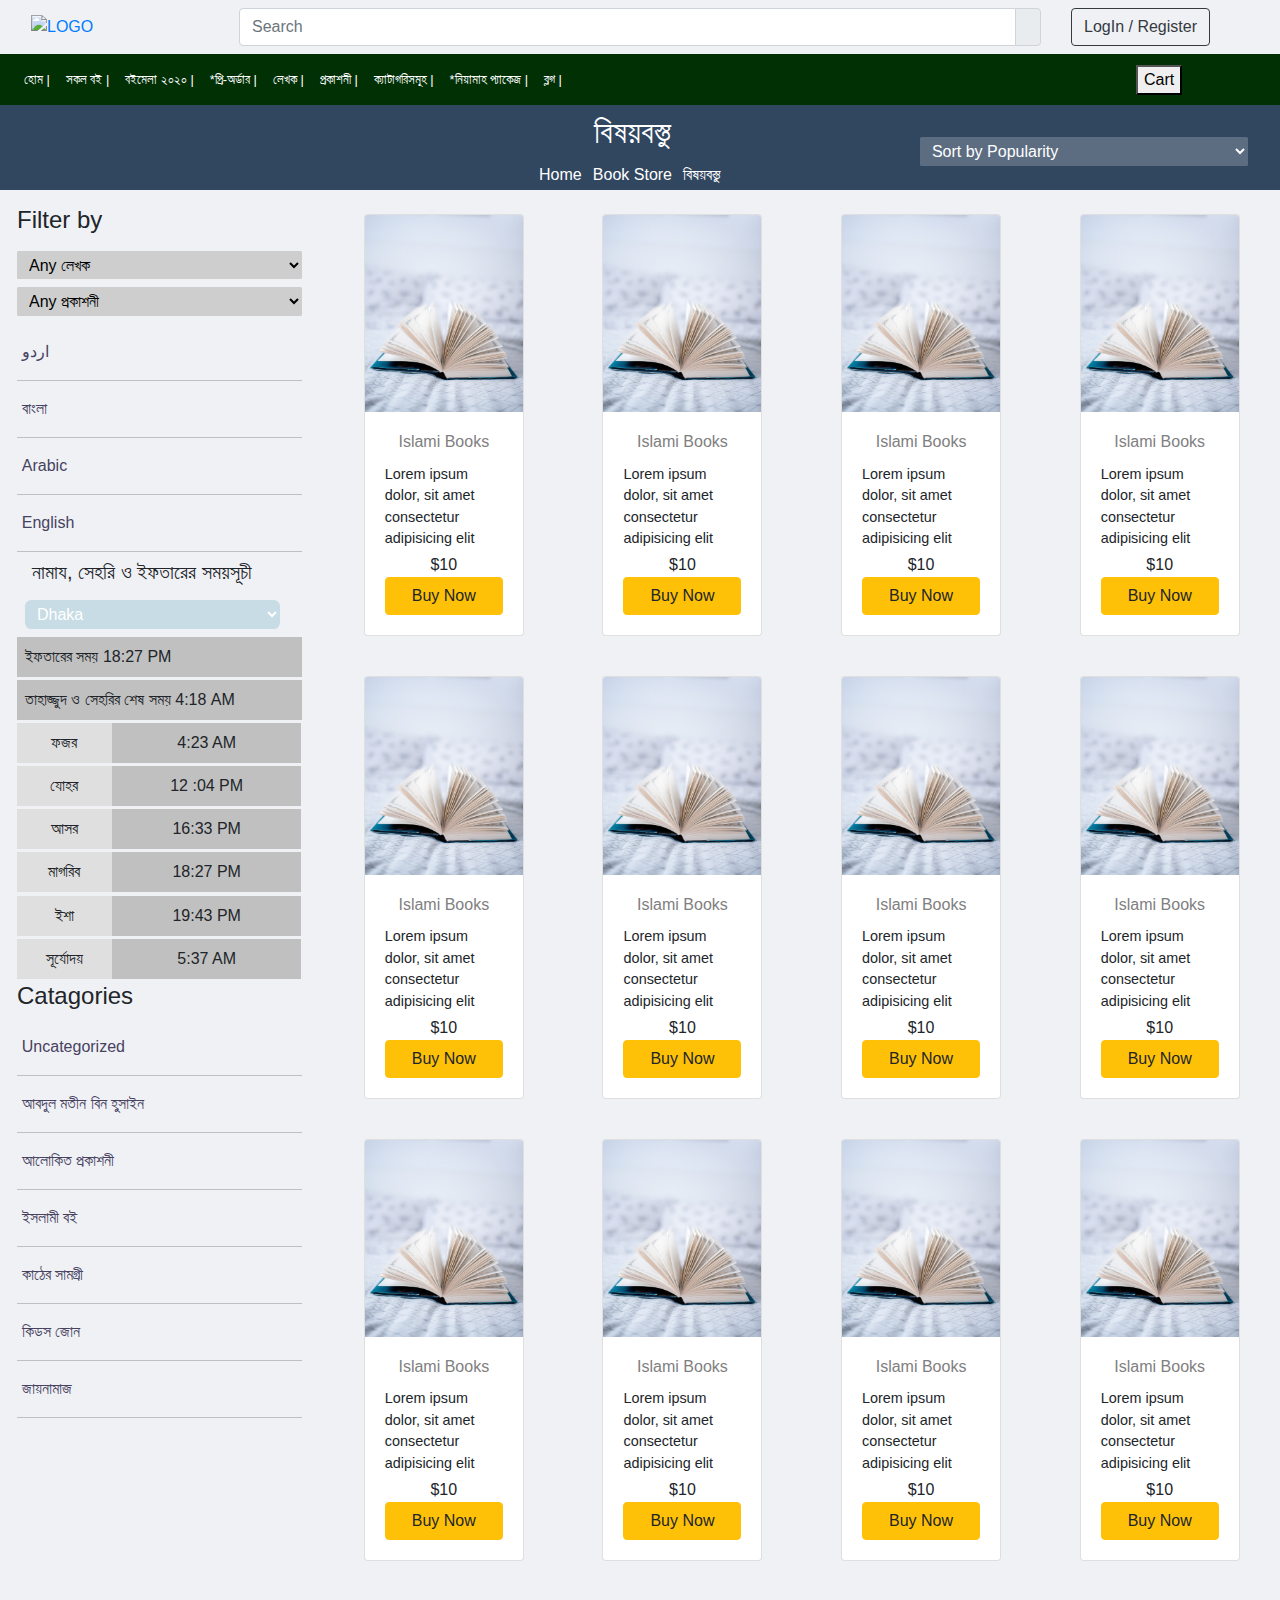
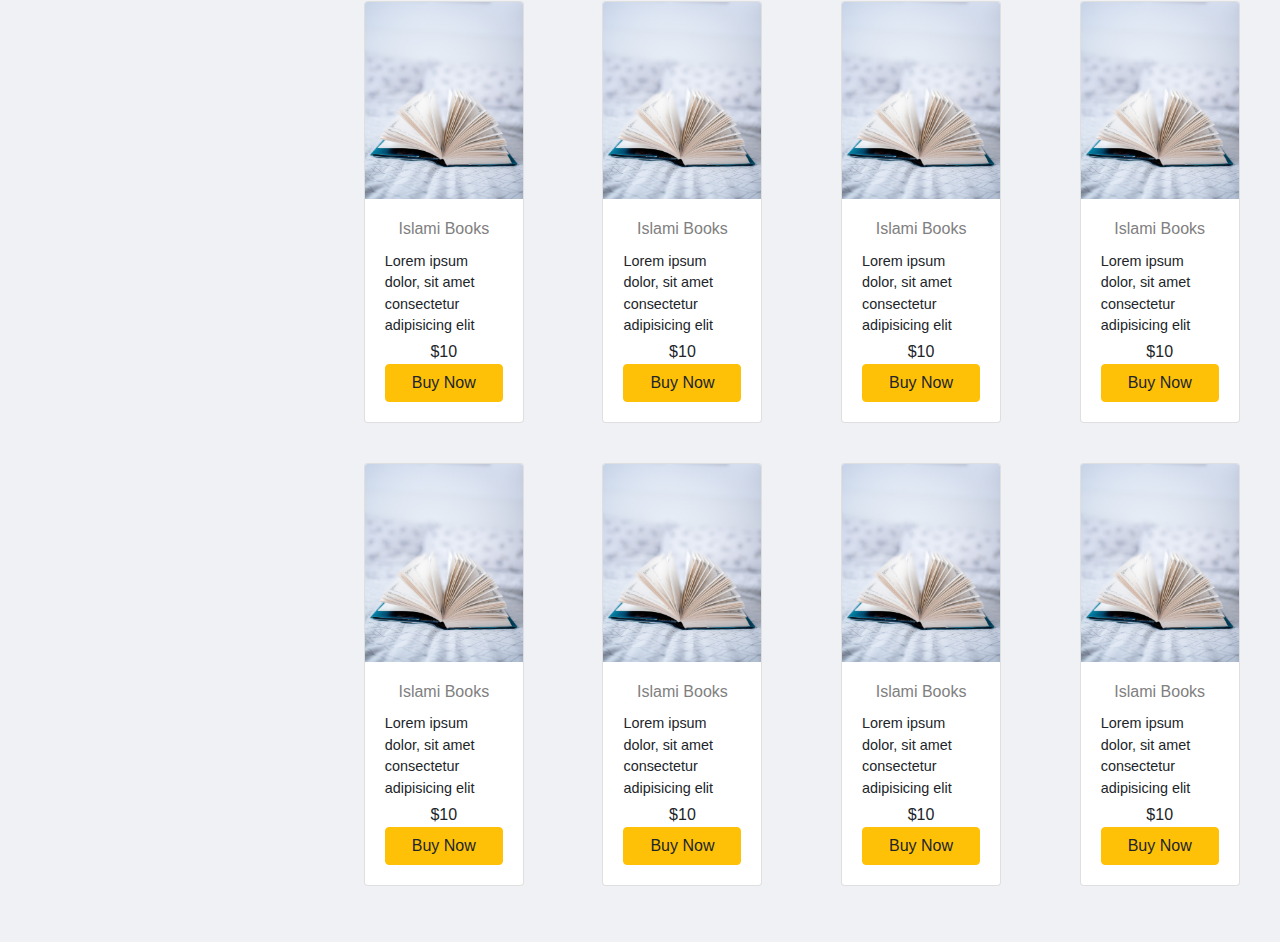
<file: package.html>
<!DOCTYPE html>
<html lang="en">
  <head>
    <meta charset="utf-8">
    <meta name="viewport" content="width=device-width, initial-scale=1, shrink-to-fit=no">

    <!-- Bootstrap CSS -->
    <link rel="stylesheet" href="https://maxcdn.bootstrapcdn.com/bootstrap/4.0.0/css/bootstrap.min.css" integrity="sha384-Gn5384xqQ1aoWXA+058RXPxPg6fy4IWvTNh0E263XmFcJlSAwiGgFAW/dAiS6JXm" crossorigin="anonymous">

    <title>Niyamah</title>

  
    <link
      rel="stylesheet"
      href="https://maxcdn.bootstrapcdn.com/bootstrap/4.5.2/css/bootstrap.min.css"
    />
    <link
      rel="stylesheet"
      href="https://pro.fontawesome.com/releases/v5.10.0/css/all.css"
      integrity="sha384-AYmEC3Yw5cVb3ZcuHtOA93w35dYTsvhLPVnYs9eStHfGJvOvKxVfELGroGkvsg+p"
      crossorigin="anonymous"
    />
    <link rel="stylesheet" type="text/css" href="./style.css" />
 
  </head>

  <body>


    <nav class="navbar navbar-dark default-color">
        <div class="col-md-2 logo-pic">
          <a id="logoId" class="" href="#"><img alt="LOGO" /></a>
        </div>
  
        <div class="col-md-8">
          <div class="input-group md-form form-sm form-2 pl-0">
              <input class="form-control my-0 py-1 lime-border" type="text" placeholder="Search" aria-label="Search">
              <div class="input-group-append">
                <span class="input-group-text lime lighten-2" id="basic-text1"><i class="fas fa-search text-grey"
                    aria-hidden="true"></i></span>
              </div>
            </div>
          </form>
        </div>
        <div class="col-md-2">
  
          <button class="btn btn-outline-dark">LogIn / Register</button>
        </div>
    </nav>

    <div class="navbar navbar-expand-lg navbar-inverse bg-inverse  nav-catagory" >
 
        <button class="navbar-toggler" type="button" data-toggle="collapse" data-target="#navbarNav" aria-controls="navbarNav" aria-expanded="false" aria-label="Toggle navigation">
          <span class="navbar-toggler-icon"><i class="fa fa-bars" aria-hidden="true"></i>
          </span>
        </button>
    
        <div class="collapse navbar-collapse" id="navbarNav">
          <ul class="navbar-nav">
       
            <li class="nav-item">
                <a class="nav-link" href="#">হোম  <span>|</span></a>
              </li>

            <li class="nav-item">
              <a class="nav-link" href="#">সকল বই  <span>|</span></a>
            </li>
            <li class="nav-item">
              <a class="nav-link" href="#">বইমেলা ২০২০  <span>|</span></a>
            </li>
            <li class="nav-item">
              <a class="nav-link " href="#">  *প্রি-অর্ডার  <span>|</span></a>
            </li>
          
            <li class="nav-item">
                <a class="nav-link " href="#">    লেখক  <span>|</span></a>
              </li>
              <li class="nav-item">
                <a class="nav-link " href="#">    প্রকাশনী  <span>|</span></a>
              </li>
              <li class="nav-item">
                <a class="nav-link " href="#">     ক্যাটাগরিসমূহ  <span>|</span></a>
              </li>
              <li class="nav-item">
                <a class="nav-link " href="#">      *নিয়ামাহ প্যাকেজ   <span>|</span></a>
              </li>
              <li class="nav-item">
                <a class="nav-link " href="#">           ব্লগ   <span>|</span>
                </a>
              </li>
        </ul>

           <div class=" cart-div  " >
     
           <button class="cart-button"> Cart </button>
           </div> 
       


</div>
</div>
<div class=" pt-2 header-new-container w-100">

    <div class="row">
      <div class="col">
       
      </div>
      <div class="col-5 ">
       <h2 class="d-flex justify-content-center">বিষয়বস্তু</h2>
       <div class="d-flex justify-content-center anchor-head" >

        <a href=""> Home </a>
        <a href="">Book Store </a>
      
        <a href="#">বিষয়বস্তু</a>
             
                
            </div>
      </div>
      <div class="col d-flex justify-content-center flex-column mr-3" >
      

        <select  class="header-div-select-option"aria-label="Sort by Popularity">
          <option value="Popularity">Sort by Popularity</option>
          <option value="saab">Saab</option>
          <option value="mercedes">Mercedes</option>
          <option value="audi">Audi</option>
        </select> 
      </div>
    </div>
  </div>





  <div class=" pt-2  w-100">



  <div class="row p-2">
    <div class="col-md-3 pl-4">

        <div class="writer-div-select-option selectpicker pb-2">
            <h4 class="pb-2">Filter by</h4>
            <select class="w-100" aria-label="Sort by Popularity">
                
                <option value="Popularity">Any লেখক</option>
                <option value="saab">Saab</option>
                <option value="mercedes">Mercedes</option>
                <option value="audi">Audi</option>
              </select> 

        
              
        </div>

        <div class="writer-div-select-option selectpicker pb-2">
            <select  class="w-100" aria-label="Sort by Popularity">
        
                <option value="Popularity">Any প্রকাশনী</option>
                <option value="saab">Saab</option>
                <option value="mercedes">Mercedes</option>
                <option value="audi">Audi</option>
              </select> 
    

        </div>
        <div class="writer-div-1 d-flex flex-column pb-2">

<a href="#">اردو</a>

<a href="#">বাংলা</a>

<a href="#">Arabic</a>

<a href="#">English</a>
        </div>

        <div class="writer-div">
            <div class="col-sm">
                <h5>নামায, সেহরি ও ইফতারের সময়সূচী</h5>
         
                <div class="row">
                    <div class=" p-2 col-md-12 ">
                        <select  class="footer-select-option"aria-label="Sort by Popularity">
                          <option value="Popularity">Dhaka</option>
                          <option value="saab">Saab</option>
                          <option value="mercedes">Mercedes</option>
                          <option value="audi">Audi</option>
                        </select> 
                        </div>
                 <div class=" p-2 footer-first-content col-md-12 ">ইফতারের সময় 18:27 PM</div>
                 <div class=" p-2 footer-first-content col-md-12 "> তাহাজ্জুদ ও সেহরির শেষ সময় 4:18 AM</div>
                
                 <div class=" p-2 footer-first-content col-md-4 d-flex justify-content-center foot-left">ফজর</div>
                 <div class="col-12 p-2 footer-first-content col-md-8 d-flex justify-content-center ">4:23 AM</div>
         
                 <div class=" p-2 footer-first-content col-md-4 d-flex justify-content-center foot-left">যোহর</div>
                 <div class="col-12 p-2 footer-first-content col-md-8 d-flex justify-content-center"> 12 :04 PM</div>
         
                 <div class=" p-2 footer-first-content col-md-4 d-flex justify-content-center foot-left">   আসর</div>
                 <div class="col-12 p-2 footer-first-content col-md-8 d-flex justify-content-center">  16:33 PM</div>
         
                 <div class=" p-2 footer-first-content col-md-4 d-flex justify-content-center foot-left">       মাগরিব</div>
                 <div class="col-12 p-2 footer-first-content col-md-8 d-flex justify-content-center"> 18:27 PM</div>
                 <div class=" p-2 footer-first-content col-md-4 d-flex justify-content-center foot-left">          ইশা</div>
                 <div class="col-12 p-2 footer-first-content col-md-8 d-flex justify-content-center"> 
                     19:43 PM</div>
                 <div class=" p-2 footer-first-content col-md-4 d-flex justify-content-center foot-left">       সূর্যোদয়</div>
                 <div class="col-12 p-2 footer-first-content col-md-8 d-flex justify-content-center">  5:37 AM</div>
             
          
            
             
                 </div>
                
                
              
                
                
         
               
         
               </div>
            
        </div>


        <div class="writer-div-3 d-flex flex-column pb-2">
<h4>Catagories</h4>
            <ul>
                <li><a href="#
                    ">     Uncategorized</a></li>
                <li><a href="#">আবদুল মতীন বিন হুসাইন</a></li>
                <li><a href="#">আলোকিত প্রকাশনী</a></li>
                <li><a href="#">ইসলামী বই</a></li>
                <li><a href="#">কাঠের সামগ্রী</a></li>
                <li>
                
                    <div class="panel-group">
                        <div class="panel panel-default">
                          <div class="panel-heading">
                          
                              <a data-toggle="collapse" href="#collapse1">কিডস জোন</a>
                         
                          </div>
                          <div id="collapse1" class="panel-collapse collapse">
                            <ul class="list-group">
                              <li class="list-group-item">One</li>
                              <li class="list-group-item">Two</li>
                              <li class="list-group-item">Three</li>
                            </ul>
                            <div class="panel-footer">Footer</div>
                          </div>
                        </div>
                      </div> 
                
                </li>

                <li><a href="#">জায়নামাজ</a></li>
            </ul>
       
                    </div>



                 


    </div>
    <div class=" col-md-9"> 
        <div class="container p-2">
            <div class="row">
              <div class="col-md-12">
           
                    <div class="row mb-2">
                      <div class="col-md-3 ">
                        <div class="card bestseller-div" >
                            <img src="./book.png" class="card-img-top" />
                            <div class="card-body d-flex justify-content-center flex-column">
                              <h4 class="card-title book-title-new d-flex justify-content-center">
                                Islami Books
                              </h4>
                              <div class="card-paragragh d-flex justify-content-center">
                                Lorem ipsum dolor, sit amet consectetur adipisicing elit
                              </div>
                              <span class="card-price d-flex justify-content-center">$10</span>
                              <button
                                type="button"
                                class="btn btn-warning d-flex justify-content-center"
                              >
                                Buy Now
                              </button>
                            </div>
                          </div>
                      </div>
                      <div class="col-md-3">
                        <div class="card bestseller-div" >
                            <img src="./book.png" class="card-img-top" />
                            <div class="card-body d-flex justify-content-center flex-column">
                              <h4 class="card-title book-title-new d-flex justify-content-center">
                                Islami Books
                              </h4>
                              <div class="card-paragragh d-flex justify-content-center">
                                Lorem ipsum dolor, sit amet consectetur adipisicing elit
                              </div>
                              <span class="card-price d-flex justify-content-center">$10</span>
                              <button
                                type="button"
                                class="btn btn-warning d-flex justify-content-center"
                              >
                                Buy Now
                              </button>
                            </div>
                          </div>
                      </div>
                      <div class="col-md-3">
                        <div class="card bestseller-div" >
                            <img src="./book.png" class="card-img-top" />
                            <div class="card-body d-flex justify-content-center flex-column">
                              <h4 class="card-title book-title-new d-flex justify-content-center">
                                Islami Books
                              </h4>
                              <div class="card-paragragh d-flex justify-content-center">
                                Lorem ipsum dolor, sit amet consectetur adipisicing elit
                              </div>
                              <span class="card-price d-flex justify-content-center">$10</span>
                              <button
                                type="button"
                                class="btn btn-warning d-flex justify-content-center"
                              >
                                Buy Now
                              </button>
                            </div>
                          </div>
                      </div>
                      <div class="col-md-3">
                        <div class="card bestseller-div" >
                            <img src="./book.png" class="card-img-top" />
                            <div class="card-body d-flex justify-content-center flex-column">
                              <h4 class="card-title book-title-new d-flex justify-content-center">
                                Islami Books
                              </h4>
                              <div class="card-paragragh d-flex justify-content-center">
                                Lorem ipsum dolor, sit amet consectetur adipisicing elit
                              </div>
                              <span class="card-price d-flex justify-content-center">$10</span>
                              <button
                                type="button"
                                class="btn btn-warning d-flex justify-content-center"
                              >
                                Buy Now
                              </button>
                            </div>
                          </div>
                      </div>
                    </div>
                    <div class="row mb-2">
                        <div class="col-md-3 ">
                          <div class="card bestseller-div" >
                              <img src="./book.png" class="card-img-top" />
                              <div class="card-body d-flex justify-content-center flex-column">
                                <h4 class="card-title book-title-new d-flex justify-content-center">
                                  Islami Books
                                </h4>
                                <div class="card-paragragh d-flex justify-content-center">
                                  Lorem ipsum dolor, sit amet consectetur adipisicing elit
                                </div>
                                <span class="card-price d-flex justify-content-center">$10</span>
                                <button
                                  type="button"
                                  class="btn btn-warning d-flex justify-content-center"
                                >
                                  Buy Now
                                </button>
                              </div>
                            </div>
                        </div>
                        <div class="col-md-3">
                          <div class="card bestseller-div" >
                              <img src="./book.png" class="card-img-top" />
                              <div class="card-body d-flex justify-content-center flex-column">
                                <h4 class="card-title book-title-new d-flex justify-content-center">
                                  Islami Books
                                </h4>
                                <div class="card-paragragh d-flex justify-content-center">
                                  Lorem ipsum dolor, sit amet consectetur adipisicing elit
                                </div>
                                <span class="card-price d-flex justify-content-center">$10</span>
                                <button
                                  type="button"
                                  class="btn btn-warning d-flex justify-content-center"
                                >
                                  Buy Now
                                </button>
                              </div>
                            </div>
                        </div>
                        <div class="col-md-3">
                          <div class="card bestseller-div" >
                              <img src="./book.png" class="card-img-top" />
                              <div class="card-body d-flex justify-content-center flex-column">
                                <h4 class="card-title book-title-new d-flex justify-content-center">
                                  Islami Books
                                </h4>
                                <div class="card-paragragh d-flex justify-content-center">
                                  Lorem ipsum dolor, sit amet consectetur adipisicing elit
                                </div>
                                <span class="card-price d-flex justify-content-center">$10</span>
                                <button
                                  type="button"
                                  class="btn btn-warning d-flex justify-content-center"
                                >
                                  Buy Now
                                </button>
                              </div>
                            </div>
                        </div>
                        <div class="col-md-3">
                          <div class="card bestseller-div" >
                              <img src="./book.png" class="card-img-top" />
                              <div class="card-body d-flex justify-content-center flex-column">
                                <h4 class="card-title book-title-new d-flex justify-content-center">
                                  Islami Books
                                </h4>
                                <div class="card-paragragh d-flex justify-content-center">
                                  Lorem ipsum dolor, sit amet consectetur adipisicing elit
                                </div>
                                <span class="card-price d-flex justify-content-center">$10</span>
                                <button
                                  type="button"
                                  class="btn btn-warning d-flex justify-content-center"
                                >
                                  Buy Now
                                </button>
                              </div>
                            </div>
                        </div>
                      </div>
                      <div class="row mb-2">
                        <div class="col-md-3 ">
                          <div class="card bestseller-div" >
                              <img src="./book.png" class="card-img-top" />
                              <div class="card-body d-flex justify-content-center flex-column">
                                <h4 class="card-title book-title-new d-flex justify-content-center">
                                  Islami Books
                                </h4>
                                <div class="card-paragragh d-flex justify-content-center">
                                  Lorem ipsum dolor, sit amet consectetur adipisicing elit
                                </div>
                                <span class="card-price d-flex justify-content-center">$10</span>
                                <button
                                  type="button"
                                  class="btn btn-warning d-flex justify-content-center"
                                >
                                  Buy Now
                                </button>
                              </div>
                            </div>
                        </div>
                        <div class="col-md-3">
                          <div class="card bestseller-div" >
                              <img src="./book.png" class="card-img-top" />
                              <div class="card-body d-flex justify-content-center flex-column">
                                <h4 class="card-title book-title-new d-flex justify-content-center">
                                  Islami Books
                                </h4>
                                <div class="card-paragragh d-flex justify-content-center">
                                  Lorem ipsum dolor, sit amet consectetur adipisicing elit
                                </div>
                                <span class="card-price d-flex justify-content-center">$10</span>
                                <button
                                  type="button"
                                  class="btn btn-warning d-flex justify-content-center"
                                >
                                  Buy Now
                                </button>
                              </div>
                            </div>
                        </div>
                        <div class="col-md-3">
                          <div class="card bestseller-div" >
                              <img src="./book.png" class="card-img-top" />
                              <div class="card-body d-flex justify-content-center flex-column">
                                <h4 class="card-title book-title-new d-flex justify-content-center">
                                  Islami Books
                                </h4>
                                <div class="card-paragragh d-flex justify-content-center">
                                  Lorem ipsum dolor, sit amet consectetur adipisicing elit
                                </div>
                                <span class="card-price d-flex justify-content-center">$10</span>
                                <button
                                  type="button"
                                  class="btn btn-warning d-flex justify-content-center"
                                >
                                  Buy Now
                                </button>
                              </div>
                            </div>
                        </div>
                        <div class="col-md-3">
                          <div class="card bestseller-div" >
                              <img src="./book.png" class="card-img-top" />
                              <div class="card-body d-flex justify-content-center flex-column">
                                <h4 class="card-title book-title-new d-flex justify-content-center">
                                  Islami Books
                                </h4>
                                <div class="card-paragragh d-flex justify-content-center">
                                  Lorem ipsum dolor, sit amet consectetur adipisicing elit
                                </div>
                                <span class="card-price d-flex justify-content-center">$10</span>
                                <button
                                  type="button"
                                  class="btn btn-warning d-flex justify-content-center"
                                >
                                  Buy Now
                                </button>
                              </div>
                            </div>
                        </div>
                      </div>
                      <div class="row mb-2">
                        <div class="col-md-3 ">
                          <div class="card bestseller-div" >
                              <img src="./book.png" class="card-img-top" />
                              <div class="card-body d-flex justify-content-center flex-column">
                                <h4 class="card-title book-title-new d-flex justify-content-center">
                                  Islami Books
                                </h4>
                                <div class="card-paragragh d-flex justify-content-center">
                                  Lorem ipsum dolor, sit amet consectetur adipisicing elit
                                </div>
                                <span class="card-price d-flex justify-content-center">$10</span>
                                <button
                                  type="button"
                                  class="btn btn-warning d-flex justify-content-center"
                                >
                                  Buy Now
                                </button>
                              </div>
                            </div>
                        </div>
                        <div class="col-md-3">
                          <div class="card bestseller-div" >
                              <img src="./book.png" class="card-img-top" />
                              <div class="card-body d-flex justify-content-center flex-column">
                                <h4 class="card-title book-title-new d-flex justify-content-center">
                                  Islami Books
                                </h4>
                                <div class="card-paragragh d-flex justify-content-center">
                                  Lorem ipsum dolor, sit amet consectetur adipisicing elit
                                </div>
                                <span class="card-price d-flex justify-content-center">$10</span>
                                <button
                                  type="button"
                                  class="btn btn-warning d-flex justify-content-center"
                                >
                                  Buy Now
                                </button>
                              </div>
                            </div>
                        </div>
                        <div class="col-md-3">
                          <div class="card bestseller-div" >
                              <img src="./book.png" class="card-img-top" />
                              <div class="card-body d-flex justify-content-center flex-column">
                                <h4 class="card-title book-title-new d-flex justify-content-center">
                                  Islami Books
                                </h4>
                                <div class="card-paragragh d-flex justify-content-center">
                                  Lorem ipsum dolor, sit amet consectetur adipisicing elit
                                </div>
                                <span class="card-price d-flex justify-content-center">$10</span>
                                <button
                                  type="button"
                                  class="btn btn-warning d-flex justify-content-center"
                                >
                                  Buy Now
                                </button>
                              </div>
                            </div>
                        </div>
                        <div class="col-md-3">
                          <div class="card bestseller-div" >
                              <img src="./book.png" class="card-img-top" />
                              <div class="card-body d-flex justify-content-center flex-column">
                                <h4 class="card-title book-title-new d-flex justify-content-center">
                                  Islami Books
                                </h4>
                                <div class="card-paragragh d-flex justify-content-center">
                                  Lorem ipsum dolor, sit amet consectetur adipisicing elit
                                </div>
                                <span class="card-price d-flex justify-content-center">$10</span>
                                <button
                                  type="button"
                                  class="btn btn-warning d-flex justify-content-center"
                                >
                                  Buy Now
                                </button>
                              </div>
                            </div>
                        </div>
                      </div>
                      <div class="row mb-2">
                        <div class="col-md-3 ">
                          <div class="card bestseller-div" >
                              <img src="./book.png" class="card-img-top" />
                              <div class="card-body d-flex justify-content-center flex-column">
                                <h4 class="card-title book-title-new d-flex justify-content-center">
                                  Islami Books
                                </h4>
                                <div class="card-paragragh d-flex justify-content-center">
                                  Lorem ipsum dolor, sit amet consectetur adipisicing elit
                                </div>
                                <span class="card-price d-flex justify-content-center">$10</span>
                                <button
                                  type="button"
                                  class="btn btn-warning d-flex justify-content-center"
                                >
                                  Buy Now
                                </button>
                              </div>
                            </div>
                        </div>
                        <div class="col-md-3">
                          <div class="card bestseller-div" >
                              <img src="./book.png" class="card-img-top" />
                              <div class="card-body d-flex justify-content-center flex-column">
                                <h4 class="card-title book-title-new d-flex justify-content-center">
                                  Islami Books
                                </h4>
                                <div class="card-paragragh d-flex justify-content-center">
                                  Lorem ipsum dolor, sit amet consectetur adipisicing elit
                                </div>
                                <span class="card-price d-flex justify-content-center">$10</span>
                                <button
                                  type="button"
                                  class="btn btn-warning d-flex justify-content-center"
                                >
                                  Buy Now
                                </button>
                              </div>
                            </div>
                        </div>
                        <div class="col-md-3">
                          <div class="card bestseller-div" >
                              <img src="./book.png" class="card-img-top" />
                              <div class="card-body d-flex justify-content-center flex-column">
                                <h4 class="card-title book-title-new d-flex justify-content-center">
                                  Islami Books
                                </h4>
                                <div class="card-paragragh d-flex justify-content-center">
                                  Lorem ipsum dolor, sit amet consectetur adipisicing elit
                                </div>
                                <span class="card-price d-flex justify-content-center">$10</span>
                                <button
                                  type="button"
                                  class="btn btn-warning d-flex justify-content-center"
                                >
                                  Buy Now
                                </button>
                              </div>
                            </div>
                        </div>
                        <div class="col-md-3">
                          <div class="card bestseller-div" >
                              <img src="./book.png" class="card-img-top" />
                              <div class="card-body d-flex justify-content-center flex-column">
                                <h4 class="card-title book-title-new d-flex justify-content-center">
                                  Islami Books
                                </h4>
                                <div class="card-paragragh d-flex justify-content-center">
                                  Lorem ipsum dolor, sit amet consectetur adipisicing elit
                                </div>
                                <span class="card-price d-flex justify-content-center">$10</span>
                                <button
                                  type="button"
                                  class="btn btn-warning d-flex justify-content-center"
                                >
                                  Buy Now
                                </button>
                              </div>
                            </div>
                        </div>
                      </div>
                

                    </div>
                </div>
         
            </div>
        </div>
   
     
    </div>
    
  </div>
</div>  


</body>
<script src="https://code.jquery.com/jquery-3.2.1.slim.min.js" integrity="sha384-KJ3o2DKtIkvYIK3UENzmM7KCkRr/rE9/Qpg6aAZGJwFDMVNA/GpGFF93hXpG5KkN" crossorigin="anonymous"></script>
<script src="https://cdnjs.cloudflare.com/ajax/libs/popper.js/1.12.9/umd/popper.min.js" integrity="sha384-ApNbgh9B+Y1QKtv3Rn7W3mgPxhU9K/ScQsAP7hUibX39j7fakFPskvXusvfa0b4Q" crossorigin="anonymous"></script>
<script src="https://maxcdn.bootstrapcdn.com/bootstrap/4.0.0/js/bootstrap.min.js" integrity="sha384-JZR6Spejh4U02d8jOt6vLEHfe/JQGiRRSQQxSfFWpi1MquVdAyjUar5+76PVCmYl" crossorigin="anonymous"></script>
<script>

$('.carousel').carousel()
</script>
</html>
</file>
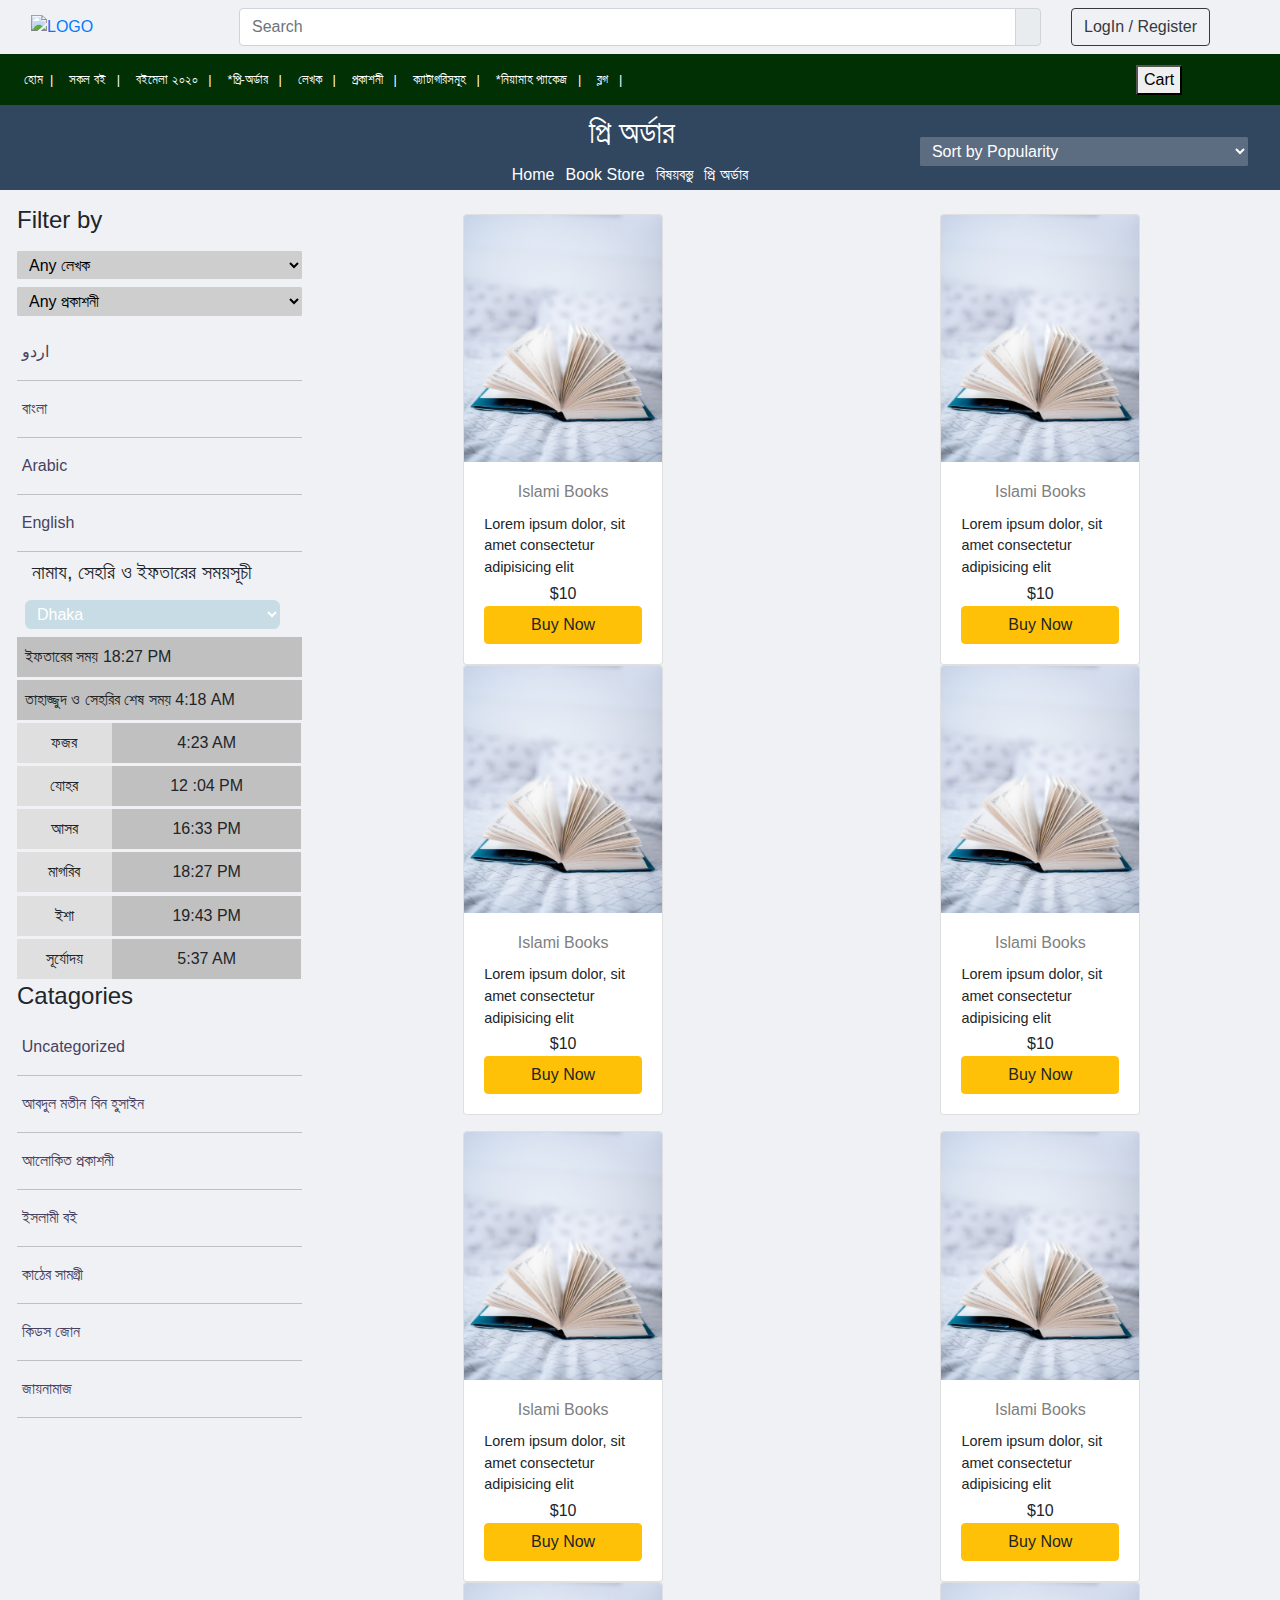
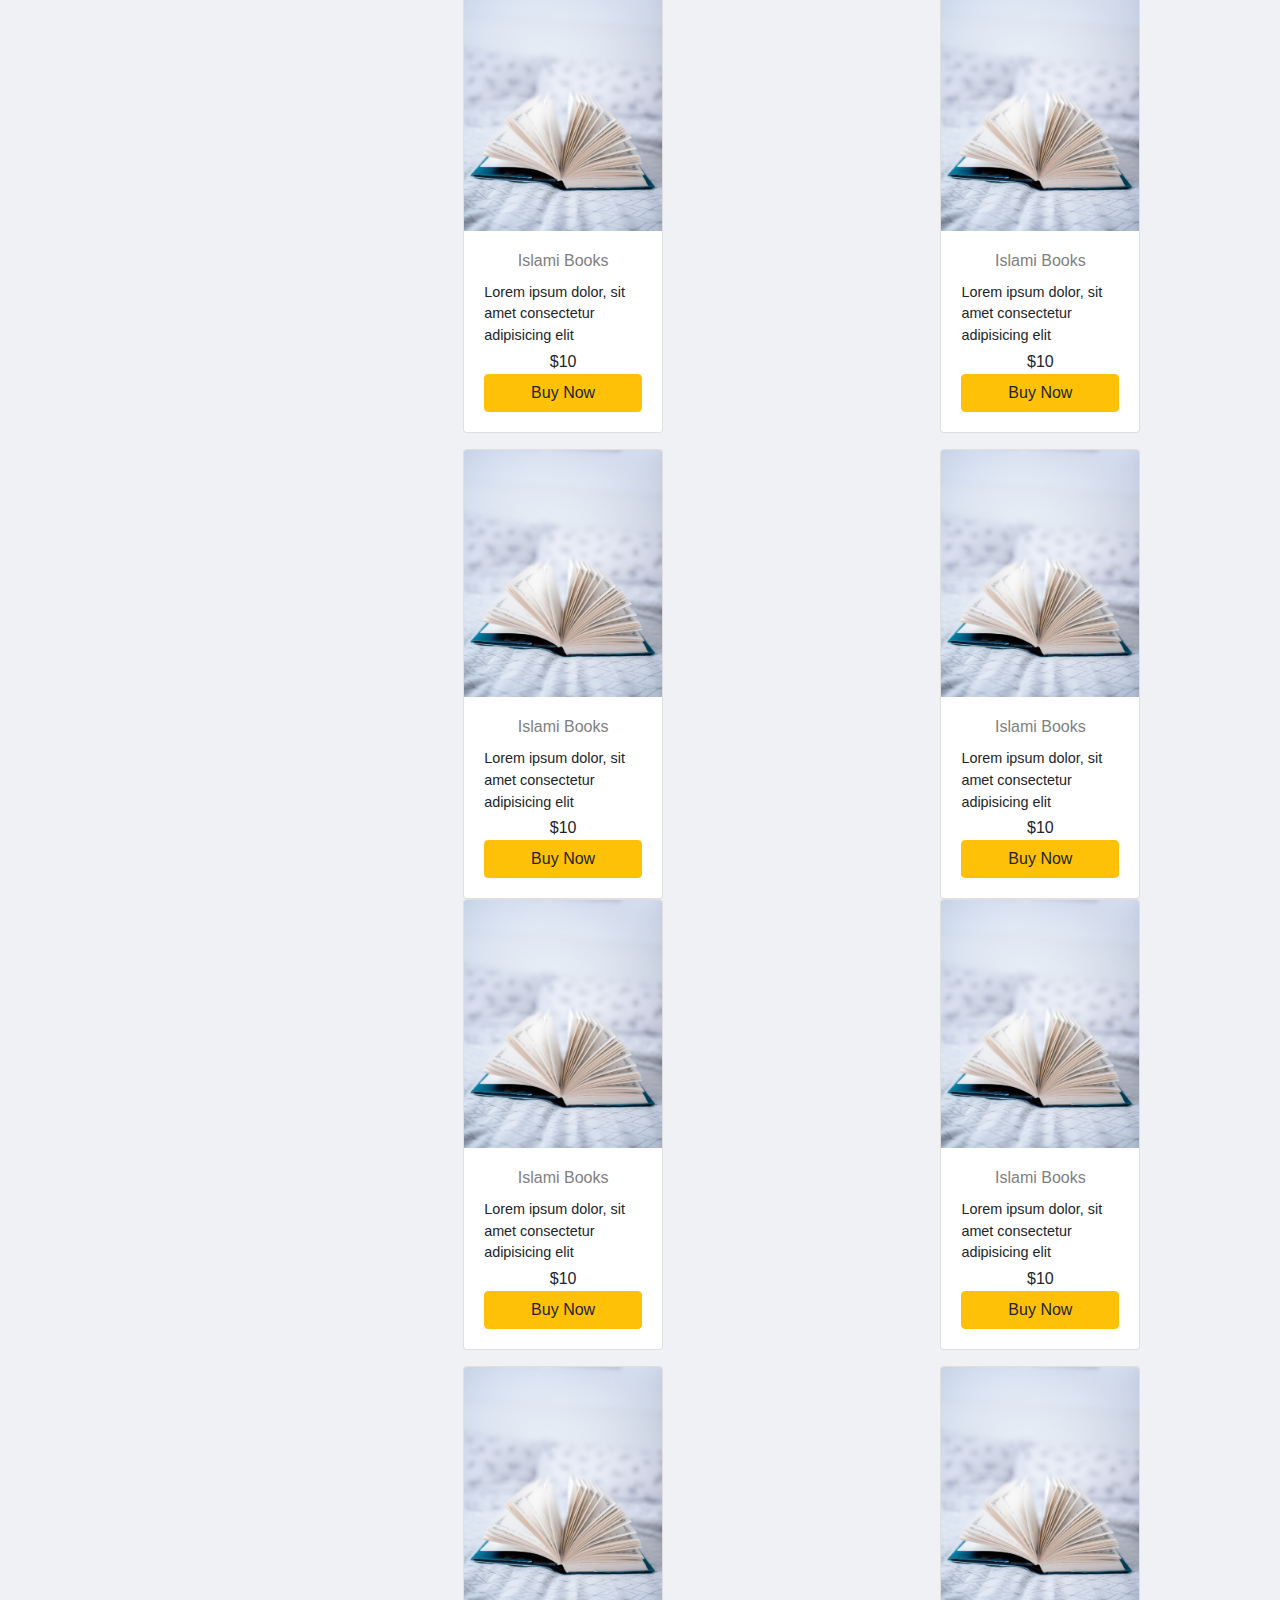
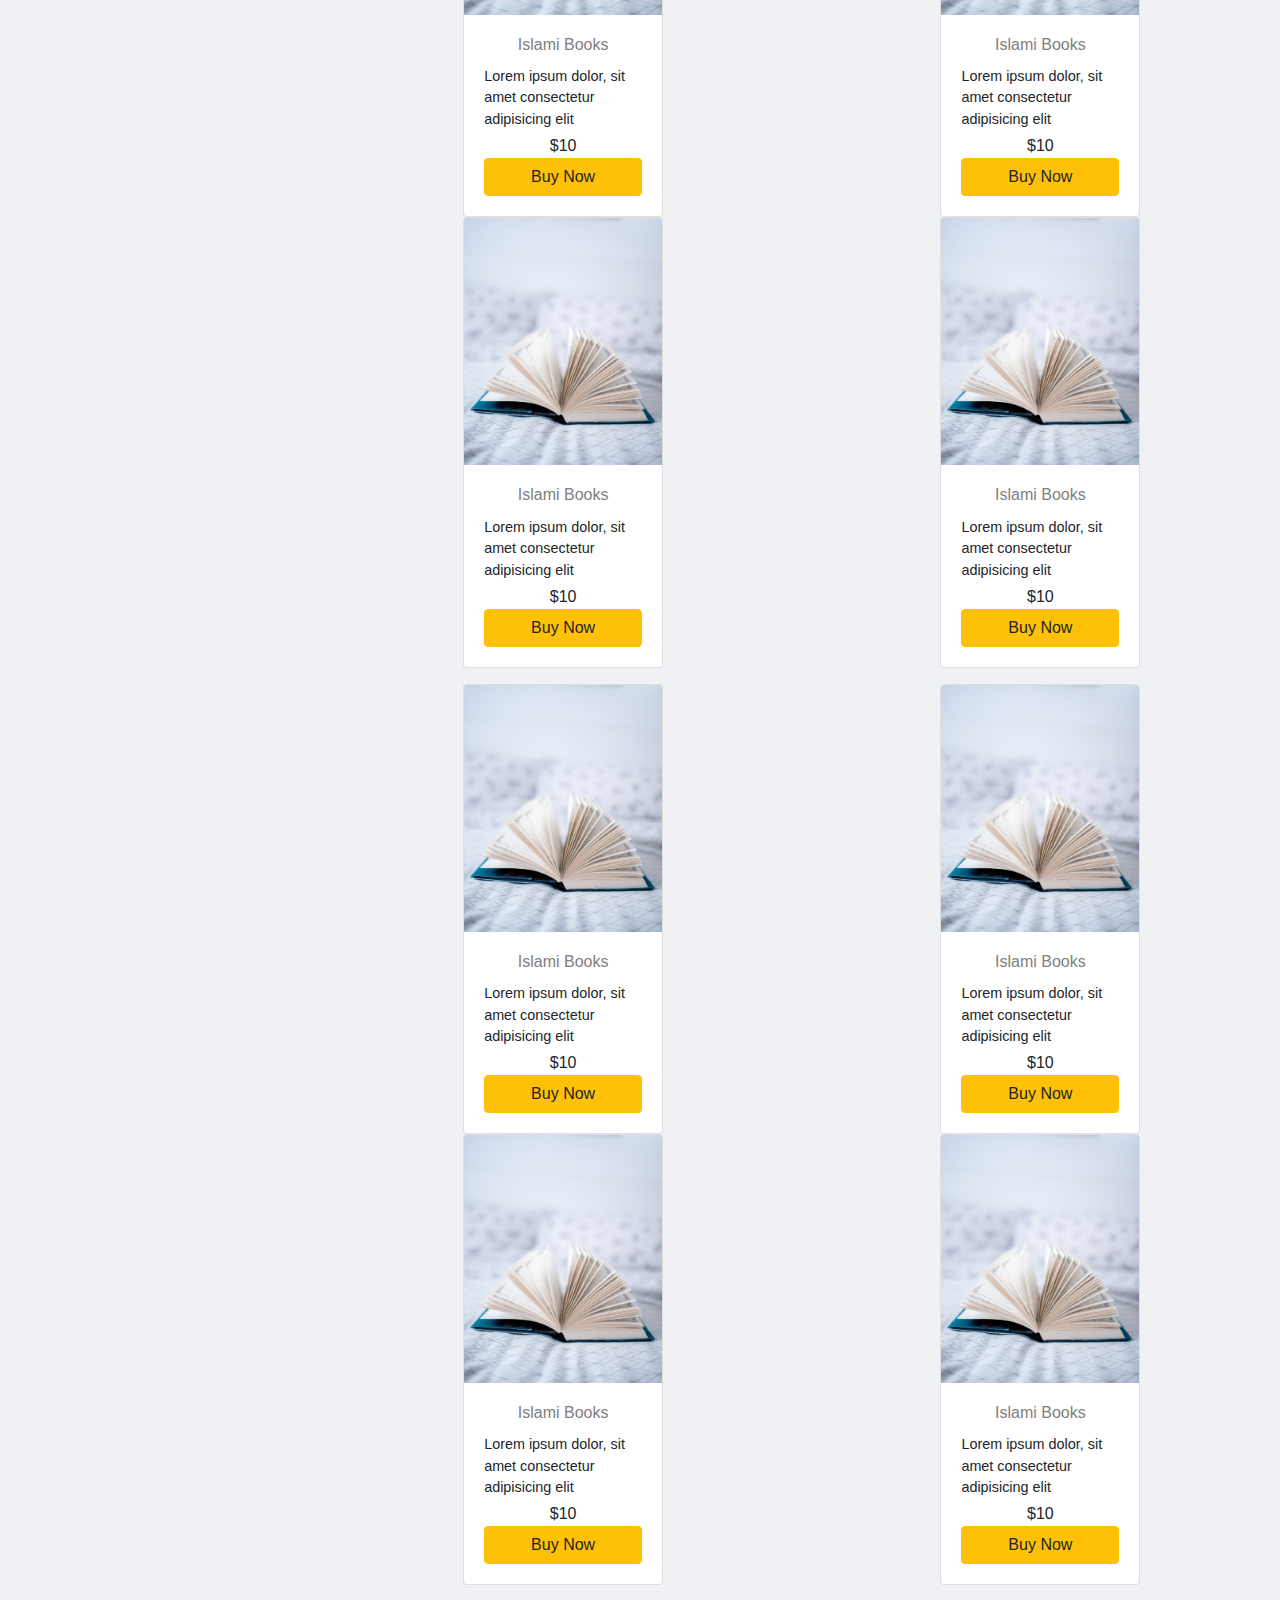
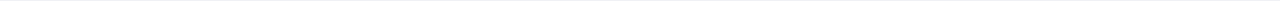
<file: preorder.html>
<!DOCTYPE html>
<html lang="en">
  <head>
    <meta charset="utf-8">
    <meta name="viewport" content="width=device-width, initial-scale=1, shrink-to-fit=no">

    <!-- Bootstrap CSS -->
    <link rel="stylesheet" href="https://maxcdn.bootstrapcdn.com/bootstrap/4.0.0/css/bootstrap.min.css" integrity="sha384-Gn5384xqQ1aoWXA+058RXPxPg6fy4IWvTNh0E263XmFcJlSAwiGgFAW/dAiS6JXm" crossorigin="anonymous">

    <title>Niyamah</title>

  
    <link
      rel="stylesheet"
      href="https://maxcdn.bootstrapcdn.com/bootstrap/4.5.2/css/bootstrap.min.css"
    />
    <link
      rel="stylesheet"
      href="https://pro.fontawesome.com/releases/v5.10.0/css/all.css"
      integrity="sha384-AYmEC3Yw5cVb3ZcuHtOA93w35dYTsvhLPVnYs9eStHfGJvOvKxVfELGroGkvsg+p"
      crossorigin="anonymous"
    />
    <link rel="stylesheet" type="text/css" href="./style.css" />
 
  </head>

  <body>


    <nav class="navbar navbar-dark default-color">
        <div class="col-md-2 logo-pic">
          <a id="logoId" class="" href="#"><img alt="LOGO" /></a>
        </div>
  
        <div class="col-md-8">
          <div class="input-group md-form form-sm form-2 pl-0">
              <input class="form-control my-0 py-1 lime-border" type="text" placeholder="Search" aria-label="Search">
              <div class="input-group-append">
                <span class="input-group-text lime lighten-2" id="basic-text1"><i class="fas fa-search text-grey"
                    aria-hidden="true"></i></span>
              </div>
            </div>
          </form>
        </div>
        <div class="col-md-2">
  
          <button class="btn btn-outline-dark">LogIn / Register</button>
        </div>
    </nav>

    <div class="navbar navbar-expand-lg   nav-catagory" >
 
        <button class="navbar-toggler" type="button" data-toggle="collapse" data-target="#navbarNav" aria-controls="navbarNav" aria-expanded="false" aria-label="Toggle navigation">
          <span class="navbar-toggler-icon"></span>
        </button>
    
        <div class="collapse navbar-collapse" id="navbarNav">
          <ul class="navbar-nav">
       
            <li class="nav-item">
                <a class="nav-link" href="#">হোম  &nbsp;|</a>
              </li>

            <li class="nav-item">
              <a class="nav-link" href="#">সকল বই  &nbsp; |</a>
            </li>
            <li class="nav-item">
              <a class="nav-link" href="#">বইমেলা ২০২০  &nbsp; |</a>
            </li>
            <li class="nav-item">
              <a class="nav-link " href="#">  *প্রি-অর্ডার  &nbsp; |</a>
            </li>
          
            <li class="nav-item">
                <a class="nav-link " href="#">    লেখক  &nbsp; |</a>
              </li>
              <li class="nav-item">
                <a class="nav-link " href="#">    প্রকাশনী  &nbsp; |</a>
              </li>
              <li class="nav-item">
                <a class="nav-link " href="#">     ক্যাটাগরিসমূহ  &nbsp; |</a>
              </li>
              <li class="nav-item">
                <a class="nav-link " href="#">      *নিয়ামাহ প্যাকেজ   &nbsp; |</a>
              </li>
              <li class="nav-item">
                <a class="nav-link " href="#">           ব্লগ   &nbsp; |
                </a>
              </li>
        </ul>

           <div class="navbar-nav navbar-right cart-div">
           <button class="cart-button">Cart</button>
           </div>
       


</div>
</div>
<div class=" pt-2 header-new-container w-100">

    <div class="row">
      <div class="col">
       
      </div>
      <div class="col-5 ">
       <h2 class="d-flex justify-content-center">প্রি অর্ডার</h2>
       <div class="d-flex justify-content-center anchor-head" >

        <a href=""> Home </a>
        <a href="">Book Store </a>
        <a href="#">বিষয়বস্তু 
        </a>
        <a href="#">প্রি অর্ডার</a>
             
                
            </div>
      </div>
      <div class="col d-flex justify-content-center flex-column mr-3" >
      

        <select  class="header-div-select-option"aria-label="Sort by Popularity">
          <option value="Popularity">Sort by Popularity</option>
          <option value="saab">Saab</option>
          <option value="mercedes">Mercedes</option>
          <option value="audi">Audi</option>
        </select> 
      </div>
    </div>
  </div>





  <div class=" pt-2  w-100">



  <div class="row p-2">
    <div class="col-6 col-md-3 pl-4">

        <div class="writer-div-select-option selectpicker pb-2">
            <h4 class="pb-2">Filter by</h4>
            <select class="w-100" aria-label="Sort by Popularity">
                
                <option value="Popularity">Any লেখক</option>
                <option value="saab">Saab</option>
                <option value="mercedes">Mercedes</option>
                <option value="audi">Audi</option>
              </select> 

        
              
        </div>

        <div class="writer-div-select-option selectpicker pb-2">
            <select  class="w-100" aria-label="Sort by Popularity">
        
                <option value="Popularity">Any প্রকাশনী</option>
                <option value="saab">Saab</option>
                <option value="mercedes">Mercedes</option>
                <option value="audi">Audi</option>
              </select> 
    

        </div>
        <div class="writer-div-1 d-flex flex-column pb-2">

<a href="#">اردو</a>

<a href="#">বাংলা</a>

<a href="#">Arabic</a>

<a href="#">English</a>
        </div>

        <div class="writer-div">
            <div class="col-sm">
                <h5>নামায, সেহরি ও ইফতারের সময়সূচী</h5>
         
                <div class="row">
                    <div class="col-6 p-2 col-md-12 ">
                        <select  class="footer-select-option"aria-label="Sort by Popularity">
                          <option value="Popularity">Dhaka</option>
                          <option value="saab">Saab</option>
                          <option value="mercedes">Mercedes</option>
                          <option value="audi">Audi</option>
                        </select> 
                        </div>
                 <div class="col-6 p-2 footer-first-content col-md-12 ">ইফতারের সময় 18:27 PM</div>
                 <div class="col-6 p-2 footer-first-content col-md-12 "> তাহাজ্জুদ ও সেহরির শেষ সময় 4:18 AM</div>
                
                 <div class="col-6 p-2 footer-first-content col-md-4 d-flex justify-content-center foot-left">ফজর</div>
                 <div class="col-12 p-2 footer-first-content col-md-8 d-flex justify-content-center ">4:23 AM</div>
         
                 <div class="col-6 p-2 footer-first-content col-md-4 d-flex justify-content-center foot-left">যোহর</div>
                 <div class="col-12 p-2 footer-first-content col-md-8 d-flex justify-content-center"> 12 :04 PM</div>
         
                 <div class="col-6 p-2 footer-first-content col-md-4 d-flex justify-content-center foot-left">   আসর</div>
                 <div class="col-12 p-2 footer-first-content col-md-8 d-flex justify-content-center">  16:33 PM</div>
         
                 <div class="col-6 p-2 footer-first-content col-md-4 d-flex justify-content-center foot-left">       মাগরিব</div>
                 <div class="col-12 p-2 footer-first-content col-md-8 d-flex justify-content-center"> 18:27 PM</div>
                 <div class="col-6 p-2 footer-first-content col-md-4 d-flex justify-content-center foot-left">          ইশা</div>
                 <div class="col-12 p-2 footer-first-content col-md-8 d-flex justify-content-center"> 
                     19:43 PM</div>
                 <div class="col-6 p-2 footer-first-content col-md-4 d-flex justify-content-center foot-left">       সূর্যোদয়</div>
                 <div class="col-12 p-2 footer-first-content col-md-8 d-flex justify-content-center">  5:37 AM</div>
             
          
            
             
                 </div>
                
                
                
                
         
               
         
               </div>
            
        </div>


        <div class="writer-div-3 d-flex flex-column pb-2">
<h4>Catagories</h4>
            <ul>
                <li><a href="#
                    ">     Uncategorized</a></li>
                <li><a href="#">আবদুল মতীন বিন হুসাইন</a></li>
                <li><a href="#">আলোকিত প্রকাশনী</a></li>
                <li><a href="#">ইসলামী বই</a></li>
                <li><a href="#">কাঠের সামগ্রী</a></li>
                <li>
                
                    <div class="panel-group">
                        <div class="panel panel-default">
                          <div class="panel-heading">
                          
                              <a data-toggle="collapse" href="#collapse1">কিডস জোন</a>
                         
                          </div>
                          <div id="collapse1" class="panel-collapse collapse">
                            <ul class="list-group">
                              <li class="list-group-item">One</li>
                              <li class="list-group-item">Two</li>
                              <li class="list-group-item">Three</li>
                            </ul>
                            <div class="panel-footer">Footer</div>
                          </div>
                        </div>
                      </div> 
                
                </li>

                <li><a href="#">জায়নামাজ</a></li>
            </ul>
       
                    </div>



                 


    </div>
    <div class="col-12 col-md-9"> 
        <div class="container p-2">
            <div class="row">
              <div class="col">
                <div class="container">
                    <div class="row">
                      <div class="col">
                        <div class="card" style="width: 200px; margin: auto;">
                            <img src="./book.png" class="card-img-top" />
                            <div class="card-body d-flex justify-content-center flex-column">
                              <h4 class="card-title book-title-new d-flex justify-content-center">
                                Islami Books
                              </h4>
                              <div class="card-paragragh d-flex justify-content-center">
                                Lorem ipsum dolor, sit amet consectetur adipisicing elit
                              </div>
                              <span class="card-price d-flex justify-content-center">$10</span>
                              <button
                                type="button"
                                class="btn btn-warning d-flex justify-content-center"
                              >
                                Buy Now
                              </button>
                            </div>
                          </div>
                      </div>
                      <div class="col">
                        <div class="card" style="width: 200px; margin: auto;">
                            <img src="./book.png" class="card-img-top" />
                            <div class="card-body d-flex justify-content-center flex-column">
                              <h4 class="card-title book-title-new d-flex justify-content-center">
                                Islami Books
                              </h4>
                              <div class="card-paragragh d-flex justify-content-center">
                                Lorem ipsum dolor, sit amet consectetur adipisicing elit
                              </div>
                              <span class="card-price d-flex justify-content-center">$10</span>
                              <button
                                type="button"
                                class="btn btn-warning d-flex justify-content-center"
                              >
                                Buy Now
                              </button>
                            </div>
                          </div>
                      </div>
                    </div>
                    </div>
              </div>
              <div class="col">
                <div class="container">
                    <div class="row">
                      <div class="col">
                        <div class="card" style="width: 200px; margin: auto;">
                            <img src="./book.png" class="card-img-top" />
                            <div class="card-body d-flex justify-content-center flex-column">
                              <h4 class="card-title book-title-new d-flex justify-content-center">
                                Islami Books
                              </h4>
                              <div class="card-paragragh d-flex justify-content-center">
                                Lorem ipsum dolor, sit amet consectetur adipisicing elit
                              </div>
                              <span class="card-price d-flex justify-content-center">$10</span>
                              <button
                                type="button"
                                class="btn btn-warning d-flex justify-content-center"
                              >
                                Buy Now
                              </button>
                            </div>
                          </div>
                      </div>
                      <div class="col">
                        <div class="card" style="width: 200px; margin: auto;">
                            <img src="./book.png" class="card-img-top" />
                            <div class="card-body d-flex justify-content-center flex-column">
                              <h4 class="card-title book-title-new d-flex justify-content-center">
                                Islami Books
                              </h4>
                              <div class="card-paragragh d-flex justify-content-center">
                                Lorem ipsum dolor, sit amet consectetur adipisicing elit
                              </div>
                              <span class="card-price d-flex justify-content-center">$10</span>
                              <button
                                type="button"
                                class="btn btn-warning d-flex justify-content-center"
                              >
                                Buy Now
                              </button>
                            </div>
                          </div>
                      </div>
                    </div>
                    </div>
              </div>
            </div>
        </div>
        <div class="container p-2">
            <div class="row">
              <div class="col">
                <div class="container">
                    <div class="row">
                      <div class="col">
                        <div class="card" style="width: 200px; margin: auto;">
                            <img src="./book.png" class="card-img-top" />
                            <div class="card-body d-flex justify-content-center flex-column">
                              <h4 class="card-title book-title-new d-flex justify-content-center">
                                Islami Books
                              </h4>
                              <div class="card-paragragh d-flex justify-content-center">
                                Lorem ipsum dolor, sit amet consectetur adipisicing elit
                              </div>
                              <span class="card-price d-flex justify-content-center">$10</span>
                              <button
                                type="button"
                                class="btn btn-warning d-flex justify-content-center"
                              >
                                Buy Now
                              </button>
                            </div>
                          </div>
                      </div>
                      <div class="col">
                        <div class="card" style="width: 200px; margin: auto;">
                            <img src="./book.png" class="card-img-top" />
                            <div class="card-body d-flex justify-content-center flex-column">
                              <h4 class="card-title book-title-new d-flex justify-content-center">
                                Islami Books
                              </h4>
                              <div class="card-paragragh d-flex justify-content-center">
                                Lorem ipsum dolor, sit amet consectetur adipisicing elit
                              </div>
                              <span class="card-price d-flex justify-content-center">$10</span>
                              <button
                                type="button"
                                class="btn btn-warning d-flex justify-content-center"
                              >
                                Buy Now
                              </button>
                            </div>
                          </div>
                      </div>
                    </div>
                    </div>
              </div>
              <div class="col">
                <div class="container">
                    <div class="row">
                      <div class="col">
                        <div class="card" style="width: 200px; margin: auto;">
                            <img src="./book.png" class="card-img-top" />
                            <div class="card-body d-flex justify-content-center flex-column">
                              <h4 class="card-title book-title-new d-flex justify-content-center">
                                Islami Books
                              </h4>
                              <div class="card-paragragh d-flex justify-content-center">
                                Lorem ipsum dolor, sit amet consectetur adipisicing elit
                              </div>
                              <span class="card-price d-flex justify-content-center">$10</span>
                              <button
                                type="button"
                                class="btn btn-warning d-flex justify-content-center"
                              >
                                Buy Now
                              </button>
                            </div>
                          </div>
                      </div>
                      <div class="col">
                        <div class="card" style="width: 200px; margin: auto;">
                            <img src="./book.png" class="card-img-top" />
                            <div class="card-body d-flex justify-content-center flex-column">
                              <h4 class="card-title book-title-new d-flex justify-content-center">
                                Islami Books
                              </h4>
                              <div class="card-paragragh d-flex justify-content-center">
                                Lorem ipsum dolor, sit amet consectetur adipisicing elit
                              </div>
                              <span class="card-price d-flex justify-content-center">$10</span>
                              <button
                                type="button"
                                class="btn btn-warning d-flex justify-content-center"
                              >
                                Buy Now
                              </button>
                            </div>
                          </div>
                      </div>
                    </div>
                    </div>
              </div>
            </div>
        </div>
        <div class="container p-2">
            <div class="row">
              <div class="col">
                <div class="container">
                    <div class="row">
                      <div class="col">
                        <div class="card" style="width: 200px; margin: auto;">
                            <img src="./book.png" class="card-img-top" />
                            <div class="card-body d-flex justify-content-center flex-column">
                              <h4 class="card-title book-title-new d-flex justify-content-center">
                                Islami Books
                              </h4>
                              <div class="card-paragragh d-flex justify-content-center">
                                Lorem ipsum dolor, sit amet consectetur adipisicing elit
                              </div>
                              <span class="card-price d-flex justify-content-center">$10</span>
                              <button
                                type="button"
                                class="btn btn-warning d-flex justify-content-center"
                              >
                                Buy Now
                              </button>
                            </div>
                          </div>
                      </div>
                      <div class="col">
                        <div class="card" style="width: 200px; margin: auto;">
                            <img src="./book.png" class="card-img-top" />
                            <div class="card-body d-flex justify-content-center flex-column">
                              <h4 class="card-title book-title-new d-flex justify-content-center">
                                Islami Books
                              </h4>
                              <div class="card-paragragh d-flex justify-content-center">
                                Lorem ipsum dolor, sit amet consectetur adipisicing elit
                              </div>
                              <span class="card-price d-flex justify-content-center">$10</span>
                              <button
                                type="button"
                                class="btn btn-warning d-flex justify-content-center"
                              >
                                Buy Now
                              </button>
                            </div>
                          </div>
                      </div>
                    </div>
                    </div>
              </div>
              <div class="col">
                <div class="container">
                    <div class="row">
                      <div class="col">
                        <div class="card" style="width: 200px; margin: auto;">
                            <img src="./book.png" class="card-img-top" />
                            <div class="card-body d-flex justify-content-center flex-column">
                              <h4 class="card-title book-title-new d-flex justify-content-center">
                                Islami Books
                              </h4>
                              <div class="card-paragragh d-flex justify-content-center">
                                Lorem ipsum dolor, sit amet consectetur adipisicing elit
                              </div>
                              <span class="card-price d-flex justify-content-center">$10</span>
                              <button
                                type="button"
                                class="btn btn-warning d-flex justify-content-center"
                              >
                                Buy Now
                              </button>
                            </div>
                          </div>
                      </div>
                      <div class="col">
                        <div class="card" style="width: 200px; margin: auto;">
                            <img src="./book.png" class="card-img-top" />
                            <div class="card-body d-flex justify-content-center flex-column">
                              <h4 class="card-title book-title-new d-flex justify-content-center">
                                Islami Books
                              </h4>
                              <div class="card-paragragh d-flex justify-content-center">
                                Lorem ipsum dolor, sit amet consectetur adipisicing elit
                              </div>
                              <span class="card-price d-flex justify-content-center">$10</span>
                              <button
                                type="button"
                                class="btn btn-warning d-flex justify-content-center"
                              >
                                Buy Now
                              </button>
                            </div>
                          </div>
                      </div>
                    </div>
                    </div>
              </div>
            </div>
        </div>

        <div class="container p-2">
            <div class="row">
              <div class="col">
                <div class="container">
                    <div class="row">
                      <div class="col">
                        <div class="card" style="width: 200px; margin: auto;">
                            <img src="./book.png" class="card-img-top" />
                            <div class="card-body d-flex justify-content-center flex-column">
                              <h4 class="card-title book-title-new d-flex justify-content-center">
                                Islami Books
                              </h4>
                              <div class="card-paragragh d-flex justify-content-center">
                                Lorem ipsum dolor, sit amet consectetur adipisicing elit
                              </div>
                              <span class="card-price d-flex justify-content-center">$10</span>
                              <button
                                type="button"
                                class="btn btn-warning d-flex justify-content-center"
                              >
                                Buy Now
                              </button>
                            </div>
                          </div>
                      </div>
                      <div class="col">
                        <div class="card" style="width: 200px; margin: auto;">
                            <img src="./book.png" class="card-img-top" />
                            <div class="card-body d-flex justify-content-center flex-column">
                              <h4 class="card-title book-title-new d-flex justify-content-center">
                                Islami Books
                              </h4>
                              <div class="card-paragragh d-flex justify-content-center">
                                Lorem ipsum dolor, sit amet consectetur adipisicing elit
                              </div>
                              <span class="card-price d-flex justify-content-center">$10</span>
                              <button
                                type="button"
                                class="btn btn-warning d-flex justify-content-center"
                              >
                                Buy Now
                              </button>
                            </div>
                          </div>
                      </div>
                    </div>
                    </div>
              </div>
              <div class="col">
                <div class="container">
                    <div class="row">
                      <div class="col">
                        <div class="card" style="width: 200px; margin: auto;">
                            <img src="./book.png" class="card-img-top" />
                            <div class="card-body d-flex justify-content-center flex-column">
                              <h4 class="card-title book-title-new d-flex justify-content-center">
                                Islami Books
                              </h4>
                              <div class="card-paragragh d-flex justify-content-center">
                                Lorem ipsum dolor, sit amet consectetur adipisicing elit
                              </div>
                              <span class="card-price d-flex justify-content-center">$10</span>
                              <button
                                type="button"
                                class="btn btn-warning d-flex justify-content-center"
                              >
                                Buy Now
                              </button>
                            </div>
                          </div>
                      </div>
                      <div class="col">
                        <div class="card" style="width: 200px; margin: auto;">
                            <img src="./book.png" class="card-img-top" />
                            <div class="card-body d-flex justify-content-center flex-column">
                              <h4 class="card-title book-title-new d-flex justify-content-center">
                                Islami Books
                              </h4>
                              <div class="card-paragragh d-flex justify-content-center">
                                Lorem ipsum dolor, sit amet consectetur adipisicing elit
                              </div>
                              <span class="card-price d-flex justify-content-center">$10</span>
                              <button
                                type="button"
                                class="btn btn-warning d-flex justify-content-center"
                              >
                                Buy Now
                              </button>
                            </div>
                          </div>
                      </div>
                    </div>
                    </div>
              </div>
            </div>
        </div>

        <div class="container p-2">
            <div class="row">
              <div class="col">
                <div class="container">
                    <div class="row">
                      <div class="col">
                        <div class="card" style="width: 200px; margin: auto;">
                            <img src="./book.png" class="card-img-top" />
                            <div class="card-body d-flex justify-content-center flex-column">
                              <h4 class="card-title book-title-new d-flex justify-content-center">
                                Islami Books
                              </h4>
                              <div class="card-paragragh d-flex justify-content-center">
                                Lorem ipsum dolor, sit amet consectetur adipisicing elit
                              </div>
                              <span class="card-price d-flex justify-content-center">$10</span>
                              <button
                                type="button"
                                class="btn btn-warning d-flex justify-content-center"
                              >
                                Buy Now
                              </button>
                            </div>
                          </div>
                      </div>
                      <div class="col">
                        <div class="card" style="width: 200px; margin: auto;">
                            <img src="./book.png" class="card-img-top" />
                            <div class="card-body d-flex justify-content-center flex-column">
                              <h4 class="card-title book-title-new d-flex justify-content-center">
                                Islami Books
                              </h4>
                              <div class="card-paragragh d-flex justify-content-center">
                                Lorem ipsum dolor, sit amet consectetur adipisicing elit
                              </div>
                              <span class="card-price d-flex justify-content-center">$10</span>
                              <button
                                type="button"
                                class="btn btn-warning d-flex justify-content-center"
                              >
                                Buy Now
                              </button>
                            </div>
                          </div>
                      </div>
                    </div>
                    </div>
              </div>
              <div class="col">
                <div class="container">
                    <div class="row">
                      <div class="col">
                        <div class="card" style="width: 200px; margin: auto;">
                            <img src="./book.png" class="card-img-top" />
                            <div class="card-body d-flex justify-content-center flex-column">
                              <h4 class="card-title book-title-new d-flex justify-content-center">
                                Islami Books
                              </h4>
                              <div class="card-paragragh d-flex justify-content-center">
                                Lorem ipsum dolor, sit amet consectetur adipisicing elit
                              </div>
                              <span class="card-price d-flex justify-content-center">$10</span>
                              <button
                                type="button"
                                class="btn btn-warning d-flex justify-content-center"
                              >
                                Buy Now
                              </button>
                            </div>
                          </div>
                      </div>
                      <div class="col">
                        <div class="card" style="width: 200px; margin: auto;">
                            <img src="./book.png" class="card-img-top" />
                            <div class="card-body d-flex justify-content-center flex-column">
                              <h4 class="card-title book-title-new d-flex justify-content-center">
                                Islami Books
                              </h4>
                              <div class="card-paragragh d-flex justify-content-center">
                                Lorem ipsum dolor, sit amet consectetur adipisicing elit
                              </div>
                              <span class="card-price d-flex justify-content-center">$10</span>
                              <button
                                type="button"
                                class="btn btn-warning d-flex justify-content-center"
                              >
                                Buy Now
                              </button>
                            </div>
                          </div>
                      </div>
                    </div>
                    </div>
              </div>
            </div>
        </div>
    </div>
    
  </div>
</div>  


</body>
<script src="https://code.jquery.com/jquery-3.2.1.slim.min.js" integrity="sha384-KJ3o2DKtIkvYIK3UENzmM7KCkRr/rE9/Qpg6aAZGJwFDMVNA/GpGFF93hXpG5KkN" crossorigin="anonymous"></script>
<script src="https://cdnjs.cloudflare.com/ajax/libs/popper.js/1.12.9/umd/popper.min.js" integrity="sha384-ApNbgh9B+Y1QKtv3Rn7W3mgPxhU9K/ScQsAP7hUibX39j7fakFPskvXusvfa0b4Q" crossorigin="anonymous"></script>
<script src="https://maxcdn.bootstrapcdn.com/bootstrap/4.0.0/js/bootstrap.min.js" integrity="sha384-JZR6Spejh4U02d8jOt6vLEHfe/JQGiRRSQQxSfFWpi1MquVdAyjUar5+76PVCmYl" crossorigin="anonymous"></script>
<script>

$('.carousel').carousel()
</script>
</html>
</file>
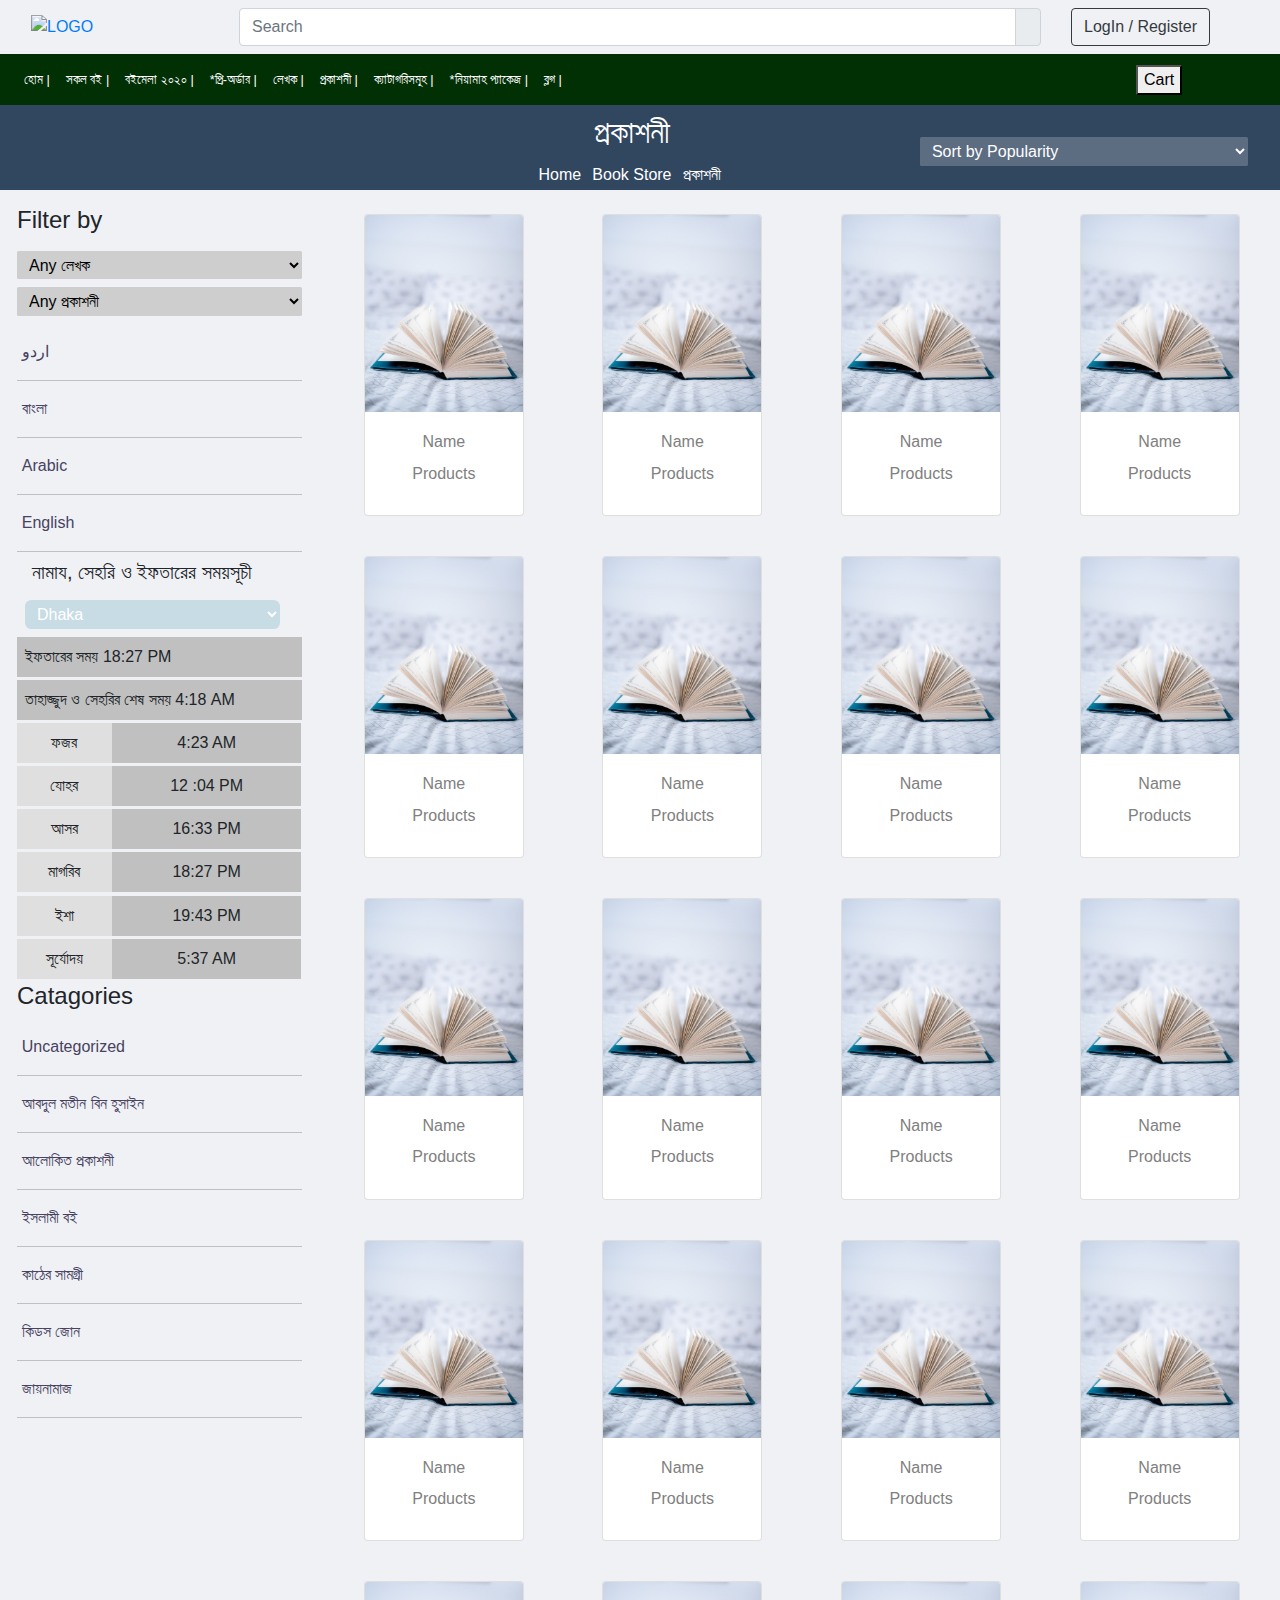
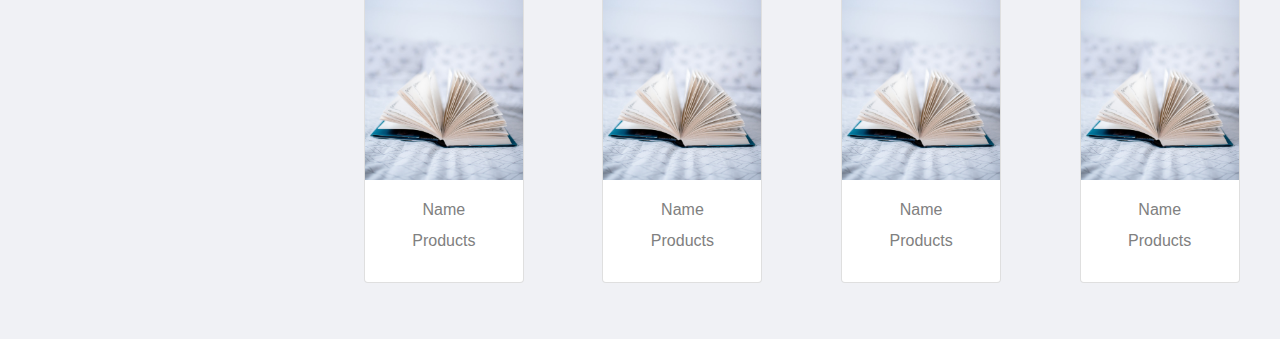
<file: publisher.html>
<!DOCTYPE html>
<html lang="en">
  <head>
    <meta charset="utf-8">
    <meta name="viewport" content="width=device-width, initial-scale=1, shrink-to-fit=no">

    <!-- Bootstrap CSS -->
    <link rel="stylesheet" href="https://maxcdn.bootstrapcdn.com/bootstrap/4.0.0/css/bootstrap.min.css" integrity="sha384-Gn5384xqQ1aoWXA+058RXPxPg6fy4IWvTNh0E263XmFcJlSAwiGgFAW/dAiS6JXm" crossorigin="anonymous">

    <title>Niyamah</title>

  
    <link
      rel="stylesheet"
      href="https://maxcdn.bootstrapcdn.com/bootstrap/4.5.2/css/bootstrap.min.css"
    />
    <link
      rel="stylesheet"
      href="https://pro.fontawesome.com/releases/v5.10.0/css/all.css"
      integrity="sha384-AYmEC3Yw5cVb3ZcuHtOA93w35dYTsvhLPVnYs9eStHfGJvOvKxVfELGroGkvsg+p"
      crossorigin="anonymous"
    />
    <link rel="stylesheet" type="text/css" href="./style.css" />
 
  </head>

  <body>


    <nav class="navbar navbar-dark default-color">
        <div class="col-md-2 logo-pic">
          <a id="logoId" class="" href="#"><img alt="LOGO" /></a>
        </div>
  
        <div class="col-md-8">
          <div class="input-group md-form form-sm form-2 pl-0">
              <input class="form-control my-0 py-1 lime-border" type="text" placeholder="Search" aria-label="Search">
              <div class="input-group-append">
                <span class="input-group-text lime lighten-2" id="basic-text1"><i class="fas fa-search text-grey"
                    aria-hidden="true"></i></span>
              </div>
            </div>
          </form>
        </div>
        <div class="col-md-2">
  
          <button class="btn btn-outline-dark">LogIn / Register</button>
        </div>
    </nav>

    <div class="navbar navbar-expand-lg navbar-inverse bg-inverse  nav-catagory" >
 
        <button class="navbar-toggler" type="button" data-toggle="collapse" data-target="#navbarNav" aria-controls="navbarNav" aria-expanded="false" aria-label="Toggle navigation">
          <span class="navbar-toggler-icon"><i class="fa fa-bars" aria-hidden="true"></i>
          </span>
        </button>
    
        <div class="collapse navbar-collapse" id="navbarNav">
          <ul class="navbar-nav">
       
            <li class="nav-item">
                <a class="nav-link" href="#">হোম  <span>|</span></a>
              </li>

            <li class="nav-item">
              <a class="nav-link" href="#">সকল বই  <span>|</span></a>
            </li>
            <li class="nav-item">
              <a class="nav-link" href="#">বইমেলা ২০২০  <span>|</span></a>
            </li>
            <li class="nav-item">
              <a class="nav-link " href="#">  *প্রি-অর্ডার  <span>|</span></a>
            </li>
          
            <li class="nav-item">
                <a class="nav-link " href="#">    লেখক  <span>|</span></a>
              </li>
              <li class="nav-item">
                <a class="nav-link " href="#">    প্রকাশনী  <span>|</span></a>
              </li>
              <li class="nav-item">
                <a class="nav-link " href="#">     ক্যাটাগরিসমূহ  <span>|</span></a>
              </li>
              <li class="nav-item">
                <a class="nav-link " href="#">      *নিয়ামাহ প্যাকেজ   <span>|</span></a>
              </li>
              <li class="nav-item">
                <a class="nav-link " href="#">           ব্লগ   <span>|</span>
                </a>
              </li>
        </ul>

           <div class=" cart-div  " >
     
           <button class="cart-button"> Cart </button>
           </div> 
       


</div>
</div>
<div class=" pt-2 header-new-container w-100">

    <div class="row">
      <div class="col">
       
      </div>
      <div class="col-5 ">
       <h2 class="d-flex justify-content-center">প্রকাশনী</h2>
       <div class="d-flex justify-content-center anchor-head" >

        <a href=""> Home </a>
        <a href="">Book Store </a>
      
        <a href="#">প্রকাশনী</a>
             
                
            </div>
      </div>
      <div class="col d-flex justify-content-center flex-column mr-3" >
      

        <select  class="header-div-select-option"aria-label="Sort by Popularity">
          <option value="Popularity">Sort by Popularity</option>
          <option value="saab">Saab</option>
          <option value="mercedes">Mercedes</option>
          <option value="audi">Audi</option>
        </select> 
      </div>
    </div>
  </div>





  <div class=" pt-2  w-100">



  <div class="row p-2">
    <div class="col-md-3 pl-4">

        <div class="writer-div-select-option selectpicker pb-2">
            <h4 class="pb-2">Filter by</h4>
            <select class="w-100" aria-label="Sort by Popularity">
                
                <option value="Popularity">Any লেখক</option>
                <option value="saab">Saab</option>
                <option value="mercedes">Mercedes</option>
                <option value="audi">Audi</option>
              </select> 

        
              
        </div>

        <div class="writer-div-select-option selectpicker pb-2">
            <select  class="w-100" aria-label="Sort by Popularity">
        
                <option value="Popularity">Any প্রকাশনী</option>
                <option value="saab">Saab</option>
                <option value="mercedes">Mercedes</option>
                <option value="audi">Audi</option>
              </select> 
    

        </div>
        <div class="writer-div-1 d-flex flex-column pb-2">

<a href="#">اردو</a>

<a href="#">বাংলা</a>

<a href="#">Arabic</a>

<a href="#">English</a>
        </div>

        <div class="writer-div">
            <div class="col-sm">
                <h5>নামায, সেহরি ও ইফতারের সময়সূচী</h5>
         
                <div class="row">
                    <div class=" p-2 col-md-12 ">
                        <select  class="footer-select-option"aria-label="Sort by Popularity">
                          <option value="Popularity">Dhaka</option>
                          <option value="saab">Saab</option>
                          <option value="mercedes">Mercedes</option>
                          <option value="audi">Audi</option>
                        </select> 
                        </div>
                 <div class=" p-2 footer-first-content col-md-12 ">ইফতারের সময় 18:27 PM</div>
                 <div class=" p-2 footer-first-content col-md-12 "> তাহাজ্জুদ ও সেহরির শেষ সময় 4:18 AM</div>
                
                 <div class=" p-2 footer-first-content col-md-4 d-flex justify-content-center foot-left">ফজর</div>
                 <div class="col-12 p-2 footer-first-content col-md-8 d-flex justify-content-center ">4:23 AM</div>
         
                 <div class=" p-2 footer-first-content col-md-4 d-flex justify-content-center foot-left">যোহর</div>
                 <div class="col-12 p-2 footer-first-content col-md-8 d-flex justify-content-center"> 12 :04 PM</div>
         
                 <div class=" p-2 footer-first-content col-md-4 d-flex justify-content-center foot-left">   আসর</div>
                 <div class="col-12 p-2 footer-first-content col-md-8 d-flex justify-content-center">  16:33 PM</div>
         
                 <div class=" p-2 footer-first-content col-md-4 d-flex justify-content-center foot-left">       মাগরিব</div>
                 <div class="col-12 p-2 footer-first-content col-md-8 d-flex justify-content-center"> 18:27 PM</div>
                 <div class=" p-2 footer-first-content col-md-4 d-flex justify-content-center foot-left">          ইশা</div>
                 <div class="col-12 p-2 footer-first-content col-md-8 d-flex justify-content-center"> 
                     19:43 PM</div>
                 <div class=" p-2 footer-first-content col-md-4 d-flex justify-content-center foot-left">       সূর্যোদয়</div>
                 <div class="col-12 p-2 footer-first-content col-md-8 d-flex justify-content-center">  5:37 AM</div>
             
          
            
             
                 </div>
                
                
              
                
                
         
               
         
               </div>
            
        </div>


        <div class="writer-div-3 d-flex flex-column pb-2">
<h4>Catagories</h4>
            <ul>
                <li><a href="#
                    ">     Uncategorized</a></li>
                <li><a href="#">আবদুল মতীন বিন হুসাইন</a></li>
                <li><a href="#">আলোকিত প্রকাশনী</a></li>
                <li><a href="#">ইসলামী বই</a></li>
                <li><a href="#">কাঠের সামগ্রী</a></li>
                <li>
                
                    <div class="panel-group">
                        <div class="panel panel-default">
                          <div class="panel-heading">
                          
                              <a data-toggle="collapse" href="#collapse1">কিডস জোন</a>
                         
                          </div>
                          <div id="collapse1" class="panel-collapse collapse">
                            <ul class="list-group">
                              <li class="list-group-item">One</li>
                              <li class="list-group-item">Two</li>
                              <li class="list-group-item">Three</li>
                            </ul>
                            <div class="panel-footer">Footer</div>
                          </div>
                        </div>
                      </div> 
                
                </li>

                <li><a href="#">জায়নামাজ</a></li>
            </ul>
       
                    </div>



                 


    </div>
    <div class=" col-md-9"> 
        <div class="container p-2">
            <div class="row">
              <div class="col-md-12">
           
                    <div class="row mb-2">
                      <div class="col-md-3 ">
                        <div class="card bestseller-div" >
                            <img src="./book.png" class="card-img-top" />
                            <div class="card-body d-flex justify-content-center flex-column">
                              <h4 class="card-title book-title-new d-flex justify-content-center">
                                Name
                              </h4>
                              <h4 class="card-title book-title-new d-flex justify-content-center">
                                Products
                              </h4>
                            </div>
                        </div>
                      </div>
                      <div class="col-md-3">
                        <div class="card bestseller-div" >
                            <img src="./book.png" class="card-img-top" />
                            <div class="card-body d-flex justify-content-center flex-column">
                              <h4 class="card-title book-title-new d-flex justify-content-center">
                                Name
                              </h4>
                              <h4 class="card-title book-title-new d-flex justify-content-center">
                                Products
                              </h4>
                            </div>
                        </div>
                      </div>
                      <div class="col-md-3">
                        <div class="card bestseller-div" >
                            <img src="./book.png" class="card-img-top" />
                            <div class="card-body d-flex justify-content-center flex-column">
                              <h4 class="card-title book-title-new d-flex justify-content-center">
                                Name
                              </h4>
                              <h4 class="card-title book-title-new d-flex justify-content-center">
                                Products
                              </h4>
                            </div>
                        </div>
                      </div>
                      <div class="col-md-3">
                        <div class="card bestseller-div" >
                            <img src="./book.png" class="card-img-top" />
                            <div class="card-body d-flex justify-content-center flex-column">
                              <h4 class="card-title book-title-new d-flex justify-content-center">
                                Name
                              </h4>
                              <h4 class="card-title book-title-new d-flex justify-content-center">
                                Products
                              </h4>
                            </div>
                        </div>
                      </div>
                    </div>
                    <div class="row mb-2">
                        <div class="col-md-3 ">
                          <div class="card bestseller-div" >
                              <img src="./book.png" class="card-img-top" />
                              <div class="card-body d-flex justify-content-center flex-column">
                                <h4 class="card-title book-title-new d-flex justify-content-center">
                                  Name
                                </h4>
                                <h4 class="card-title book-title-new d-flex justify-content-center">
                                  Products
                                </h4>
                              </div>
                          </div>
                        </div>
                        <div class="col-md-3">
                          <div class="card bestseller-div" >
                              <img src="./book.png" class="card-img-top" />
                              <div class="card-body d-flex justify-content-center flex-column">
                                <h4 class="card-title book-title-new d-flex justify-content-center">
                                  Name
                                </h4>
                                <h4 class="card-title book-title-new d-flex justify-content-center">
                                  Products
                                </h4>
                              </div>
                          </div>
                        </div>
                        <div class="col-md-3">
                          <div class="card bestseller-div" >
                              <img src="./book.png" class="card-img-top" />
                              <div class="card-body d-flex justify-content-center flex-column">
                                <h4 class="card-title book-title-new d-flex justify-content-center">
                                  Name
                                </h4>
                                <h4 class="card-title book-title-new d-flex justify-content-center">
                                  Products
                                </h4>
                              </div>
                          </div>
                        </div>
                        <div class="col-md-3">
                          <div class="card bestseller-div" >
                              <img src="./book.png" class="card-img-top" />
                              <div class="card-body d-flex justify-content-center flex-column">
                                <h4 class="card-title book-title-new d-flex justify-content-center">
                                  Name
                                </h4>
                                <h4 class="card-title book-title-new d-flex justify-content-center">
                                  Products
                                </h4>
                              </div>
                          </div>
                        </div>
                      </div>
                      <div class="row mb-2">
                        <div class="col-md-3 ">
                          <div class="card bestseller-div" >
                              <img src="./book.png" class="card-img-top" />
                              <div class="card-body d-flex justify-content-center flex-column">
                                <h4 class="card-title book-title-new d-flex justify-content-center">
                                  Name
                                </h4>
                                <h4 class="card-title book-title-new d-flex justify-content-center">
                                  Products
                                </h4>
                              </div>
                          </div>
                        </div>
                        <div class="col-md-3">
                          <div class="card bestseller-div" >
                              <img src="./book.png" class="card-img-top" />
                              <div class="card-body d-flex justify-content-center flex-column">
                                <h4 class="card-title book-title-new d-flex justify-content-center">
                                  Name
                                </h4>
                                <h4 class="card-title book-title-new d-flex justify-content-center">
                                  Products
                                </h4>
                              </div>
                          </div>
                        </div>
                        <div class="col-md-3">
                          <div class="card bestseller-div" >
                              <img src="./book.png" class="card-img-top" />
                              <div class="card-body d-flex justify-content-center flex-column">
                                <h4 class="card-title book-title-new d-flex justify-content-center">
                                  Name
                                </h4>
                                <h4 class="card-title book-title-new d-flex justify-content-center">
                                  Products
                                </h4>
                              </div>
                          </div>
                        </div>
                        <div class="col-md-3">
                          <div class="card bestseller-div" >
                              <img src="./book.png" class="card-img-top" />
                              <div class="card-body d-flex justify-content-center flex-column">
                                <h4 class="card-title book-title-new d-flex justify-content-center">
                                  Name
                                </h4>
                                <h4 class="card-title book-title-new d-flex justify-content-center">
                                  Products
                                </h4>
                              </div>
                          </div>
                        </div>
                      </div>
                      <div class="row mb-2">
                        <div class="col-md-3 ">
                          <div class="card bestseller-div" >
                              <img src="./book.png" class="card-img-top" />
                              <div class="card-body d-flex justify-content-center flex-column">
                                <h4 class="card-title book-title-new d-flex justify-content-center">
                                  Name
                                </h4>
                                <h4 class="card-title book-title-new d-flex justify-content-center">
                                  Products
                                </h4>
                              </div>
                          </div>
                        </div>
                        <div class="col-md-3">
                          <div class="card bestseller-div" >
                              <img src="./book.png" class="card-img-top" />
                              <div class="card-body d-flex justify-content-center flex-column">
                                <h4 class="card-title book-title-new d-flex justify-content-center">
                                  Name
                                </h4>
                                <h4 class="card-title book-title-new d-flex justify-content-center">
                                  Products
                                </h4>
                              </div>
                          </div>
                        </div>
                        <div class="col-md-3">
                          <div class="card bestseller-div" >
                              <img src="./book.png" class="card-img-top" />
                              <div class="card-body d-flex justify-content-center flex-column">
                                <h4 class="card-title book-title-new d-flex justify-content-center">
                                  Name
                                </h4>
                                <h4 class="card-title book-title-new d-flex justify-content-center">
                                  Products
                                </h4>
                              </div>
                          </div>
                        </div>
                        <div class="col-md-3">
                          <div class="card bestseller-div" >
                              <img src="./book.png" class="card-img-top" />
                              <div class="card-body d-flex justify-content-center flex-column">
                                <h4 class="card-title book-title-new d-flex justify-content-center">
                                  Name
                                </h4>
                                <h4 class="card-title book-title-new d-flex justify-content-center">
                                  Products
                                </h4>
                              </div>
                          </div>
                        </div>
                      </div>
                      <div class="row mb-2">
                        <div class="col-md-3 ">
                          <div class="card bestseller-div" >
                              <img src="./book.png" class="card-img-top" />
                              <div class="card-body d-flex justify-content-center flex-column">
                                <h4 class="card-title book-title-new d-flex justify-content-center">
                                  Name
                                </h4>
                                <h4 class="card-title book-title-new d-flex justify-content-center">
                                  Products
                                </h4>
                              </div>
                          </div>
                        </div>
                        <div class="col-md-3">
                          <div class="card bestseller-div" >
                              <img src="./book.png" class="card-img-top" />
                              <div class="card-body d-flex justify-content-center flex-column">
                                <h4 class="card-title book-title-new d-flex justify-content-center">
                                  Name
                                </h4>
                                <h4 class="card-title book-title-new d-flex justify-content-center">
                                  Products
                                </h4>
                              </div>
                          </div>
                        </div>
                        <div class="col-md-3">
                          <div class="card bestseller-div" >
                              <img src="./book.png" class="card-img-top" />
                              <div class="card-body d-flex justify-content-center flex-column">
                                <h4 class="card-title book-title-new d-flex justify-content-center">
                                  Name
                                </h4>
                                <h4 class="card-title book-title-new d-flex justify-content-center">
                                  Products
                                </h4>
                              </div>
                          </div>
                        </div>
                        <div class="col-md-3">
                          <div class="card bestseller-div" >
                              <img src="./book.png" class="card-img-top" />
                              <div class="card-body d-flex justify-content-center flex-column">
                                <h4 class="card-title book-title-new d-flex justify-content-center">
                                  Name
                                </h4>
                                <h4 class="card-title book-title-new d-flex justify-content-center">
                                  Products
                                </h4>
                              </div>
                          </div>
                        </div>
                      </div>


                    </div>
                </div>
         
            </div>
        </div>
   
     
    </div>
    
  </div>
</div>  


</body>
<script src="https://code.jquery.com/jquery-3.2.1.slim.min.js" integrity="sha384-KJ3o2DKtIkvYIK3UENzmM7KCkRr/rE9/Qpg6aAZGJwFDMVNA/GpGFF93hXpG5KkN" crossorigin="anonymous"></script>
<script src="https://cdnjs.cloudflare.com/ajax/libs/popper.js/1.12.9/umd/popper.min.js" integrity="sha384-ApNbgh9B+Y1QKtv3Rn7W3mgPxhU9K/ScQsAP7hUibX39j7fakFPskvXusvfa0b4Q" crossorigin="anonymous"></script>
<script src="https://maxcdn.bootstrapcdn.com/bootstrap/4.0.0/js/bootstrap.min.js" integrity="sha384-JZR6Spejh4U02d8jOt6vLEHfe/JQGiRRSQQxSfFWpi1MquVdAyjUar5+76PVCmYl" crossorigin="anonymous"></script>
<script>

$('.carousel').carousel()
</script>
</html>
</file>
<file: style.css>
body {
  margin: 0;
  padding: 0;
  width: 100%;
  height: 100vh;
  background-color: #f2f4f2;
  background-size: cover;
  font-family: "Recursive", sans-serif;
}

.navbar-toggler-icon {
  display: flex;
  align-items: center;
  justify-content: center;
  color: white;
}
.bestseller-div {
  width: 10rem;
  margin: auto;
  margin-bottom: 2rem;
}
/* carousal*/

@import url(https://fonts.googleapis.com/css?family=Roboto:400,500);
body {
  background-color: #f0f1f5;
  font-family: "Roboto", sans-serif;
}

a,
a:hover {
  text-decoration: none;
}

/* Carousel */

.owl-carousel .carousel-item {
  background: #fff;
  border: 1px solid #d9d7da;
  text-align: center;
}

.owl-carousel .carousel-item-text {
  padding: 12px;
}

.owl-carousel .carousel-item .item-kicker {
  color: #9a5053;
  display: block;
  font-size: 0.8em;
  font-weight: 600;
  height: 30px;
  margin-bottom: 16px;
  overflow: hidden;
  text-transform: uppercase;
}

.owl-carousel .carousel-item .item-title {
  color: #646464;
  font-size: 1em;
  font-weight: 600;
  height: 38px;
  margin: 0;
  overflow: hidden;
}

.owl-dots {
  margin-top: 40px;
  text-align: center;
  width: 100%;
  -webkit-backface-visibility: hidden;
  -moz-backface-visibility: hidden;
  -ms-backface-visibility: hidden;
  backface-visibility: hidden;
}

.owl-dot {
  border-radius: 50px;
  height: 10px;
  width: 10px;
  display: inline-block;
  background: rgba(127, 127, 127, 0.5);
  margin-left: 5px;
  margin-right: 5px;
}

.owl-dot.active {
  background: rgba(127, 127, 127, 1);
}

/* Tabs */

.nav-tabs {
  list-style: none;
  margin: 0;
  padding: 0;
  width: 100%;
}

.nav-tabs > li {
  display: block;
  position: relative;
  text-align: center;
}

.nav-tabs > li:last-child {
  margin-right: 0;
}

.tab-content {
  display: inline-block;
  width: 100%;
}

.tab-content .tab-pane {
  display: none;
}

.tab-content .tab-pane.active {
  display: block;
}

.cursor-left {
  background-color: #dbe1dd;
  margin-right: 2rem;
  padding: 2rem 0.8rem;
}
.cursor-right {
  background-color: #dbe1dd;

  padding: 2rem 0.8rem;
  margin-left: 4rem;
}
.bestseller-div p {
}
.navbar-new li {
  list-style: none;
  margin-right: 1rem;
  padding-right: 1rem;
  border-right: 1px solid white;
}
.navbar-new a {
  text-decoration: none;
  color: white;
}
.navbar-new {
  background-color: black;
  color: aliceblue;
  padding: 1rem;
}
.header-nav ul {
  display: flex;
}

.navi-head li {
  display: flex;
}
.logo-pic {
}
.searchbar {
  width: 100%;
}
.input-bar {
  width: 70%;
}

.cart-button {
}
.nav-catagory {
  background-color: #003004;
}

.nav-catagory .nav-item a {
  color: #fff;

  font-size: 0.8rem;
}

.slider {
  max-width: 1150px;
  display: flex;
}

.slider .card {
  background-color: red;
  flex: 1;
  margin: 0 10px;
}
.slider .card .img {
  height: 200px;
  width: 100%;
}
.slider .card .img img {
  height: 100%;
  width: 100%;
  object-fit: cover;
}
.book-title-new {
  color: grey;
  font-size: 1rem;
}
.card-paragragh {
  font-size: 0.9rem;
  padding-bottom: 0.2rem;
}
.footer-first-content {
  background-color: silver;
  margin-bottom: 0.2rem;
}
.foot-left {
  background-color: #dfdfdf;
}
.footer-div {
  color: white;
}
.footer-quick-links a {
  margin: 0.5rem;
}

.footer-quick-links p {
  font-size: 0.7rem;
}
.header-new-container {
  background-color: #31465f;
  color: #fff;
}
.writer-div-1 a {
  text-decoration: none;
  color: #47425f;
  padding: 1rem 0.3rem;
  border-bottom: 1px solid silver;
}
.writer-div-3 li {
  text-decoration: none;
  list-style: none;
  padding-left: 0;
  padding: 1rem 0.3rem;
  border-bottom: 1px solid silver;
}
.writer-div-3 ul {
  padding: 0;
}
.writer-div-3 li a {
  text-decoration: none;
  color: #47425f;
}
.writer-div-select-option select {
  padding: 0.3rem 0.5rem;
  background-color: #cecece;
  border-radius: 0.1rem;
  border: 0;
}
.header-div-select-option {
  margin-right: 1rem;
  padding: 0.3rem 0.5rem;
  border-radius: 0.1rem;
  border: 0;
  background-color: #5c6d82;
  color: #fff;
}
.footer-select-option {
  margin-right: 1rem;
  padding: 0.3rem 0.5rem;
  border-radius: 0.4rem;
  border: 0;
  background-color: #c7dce5;
  color: #fff;
  width: 95%;
}
.navbar-nav {
  width: 45rem;
}

.cart-div {
  margin-left: 25rem;
}

@media only screen and (max-width: 1200px) {
  .cart-div {
    margin-left: 15rem;
  }
}

@media only screen and (max-width: 1050px) {
  .cart-div {
    margin-left: 12rem;
  }
}

@media only screen and (max-width: 990px) {
  .cart-div {
    margin-left: 1rem;
  }
}
.anchor-head a {
  margin: 0.2rem;
  text-decoration: none;
  color: #fff;

  margin-right: 0.5rem;
}
.customer-section {
  background-image: linear-gradient(
      to right bottom,
      rgba(0, 0, 0, 0.2),
      rgba(0, 0, 0, 0.9)
    ),
    url(./abstract-dotted-banner-background_1035-18160.jpg);
}

.customer-card {
  background-color: #2d3641;
  color: #fff;
  border: 0;
  outline-color: transparent;
  margin-bottom: 1rem;
}
.header-cart {
  height: 10rem;
  color: #fff;
  background: linear-gradient(to right, #8360c3, #2ebf91);
}

.header-cart h4 {
  font-size: 2rem;
}
.header-cart p {
  font-size: 1.2rem;
  margin: 0.2rem 8rem;
}
.cart-img {
  height: 50px;
  width: 50px;
}
.checkout-btn button {
  width: 100%;
  background-color: #3e928f;
  border: transparent;
}
.coupon-div input {
  width: 100%;
  padding: 0.4rem;
  border: 1px solid grey;
}
.cart-total-head {
  border-bottom: 1px solid grey;
}
.coupon-total-head {
  border-bottom: 1px solid grey;
}
.coupon-div button {
  width: 100%;
  background-color: white;
  color: grey;
  border: transparent;
  border: 1px solid grey;
  margin-top: 1rem;
}
.coupon-div button:hover {
  background-color: #c7c7c7;
  border: 1px solid grey;
}
.div-image-single {
}
.div-image-single img {
  object-fit: cover;

  width: 100%;
  height: 100%;
}
.qty-single {
  width: 5rem;
  height: 2.5rem;
  font-size: 1.3rem;
  margin-right: 2rem;
}
.btn-buy {
  background-color: #4db7b3;
  border: transparent;
}
.single-price {
  font-size: 1.2rem;
  font-weight: 600;
  color: black;
}

.description-div h4 {
  color: #474242;
  font-weight: 700;
}
.description {
  color: #5c5555;
  line-height: 3rem;
}

.title-single {
  font-size: 2rem;
}
</file>
